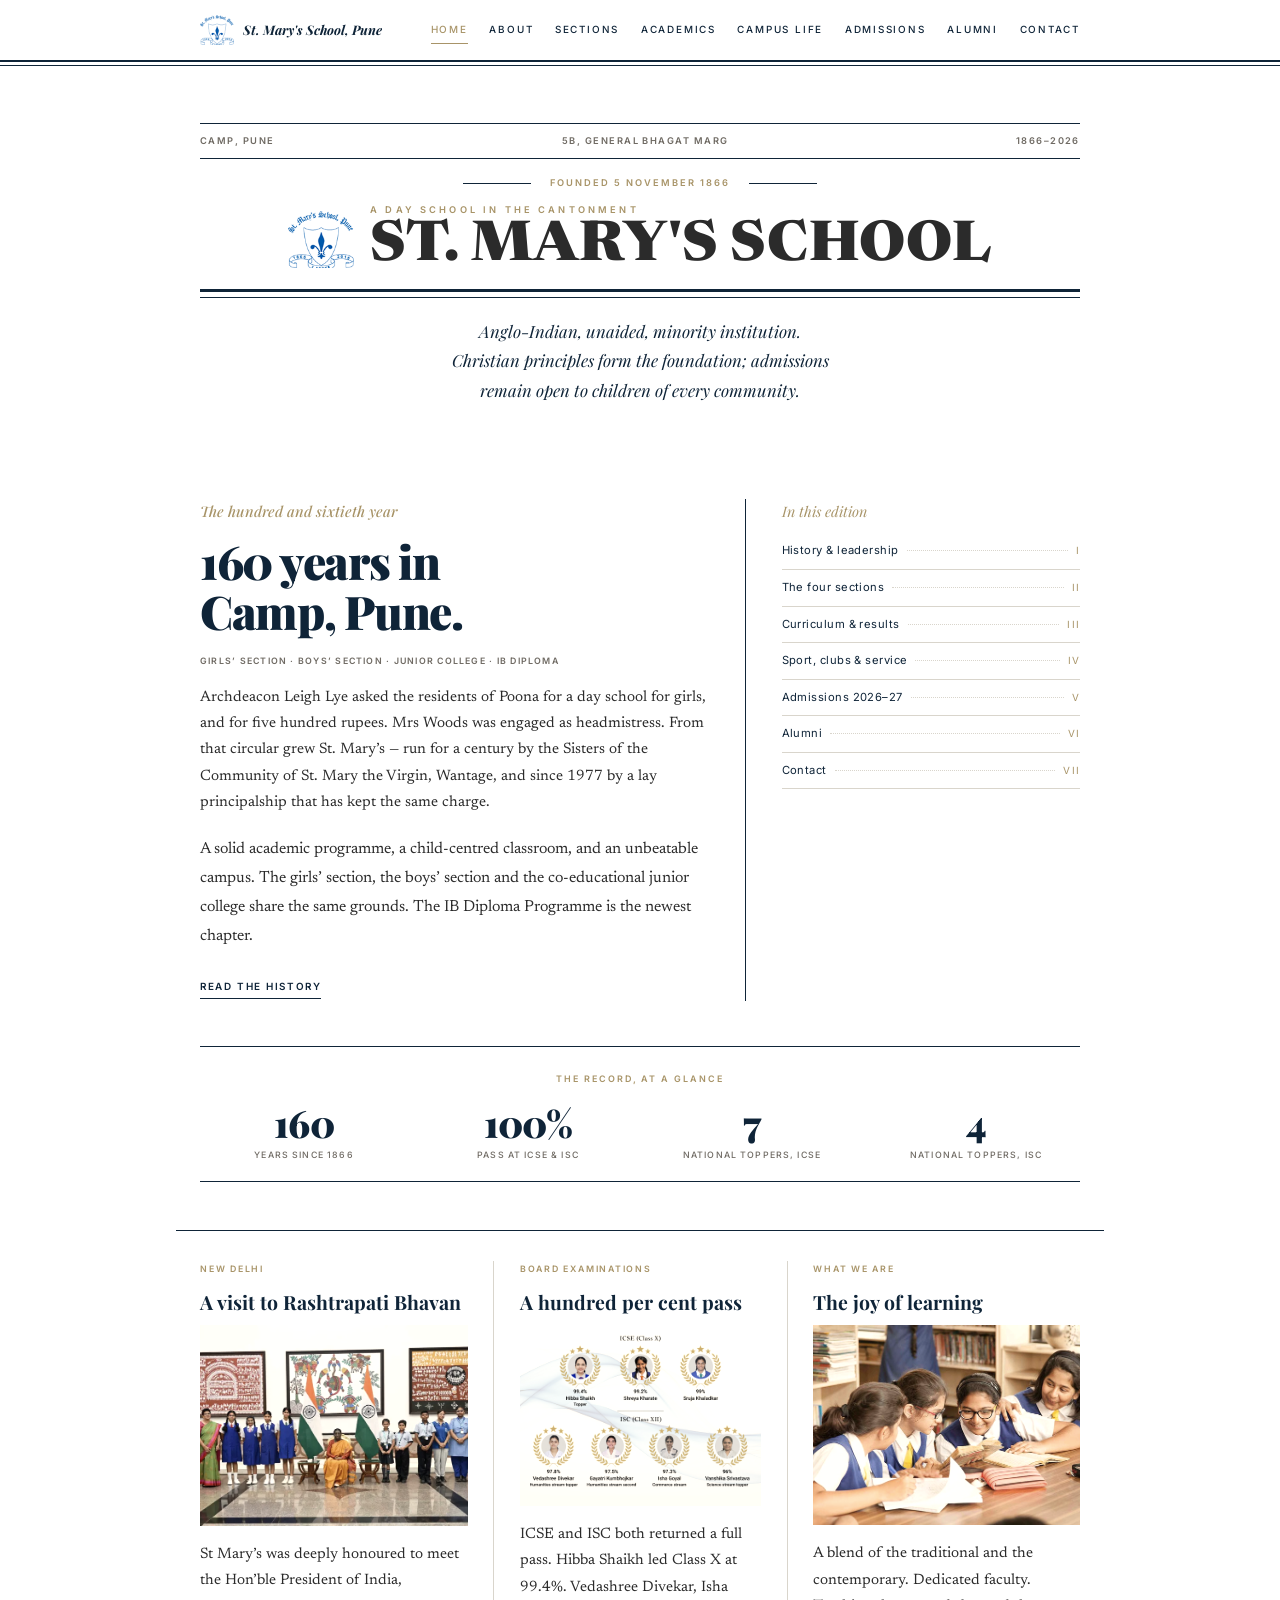
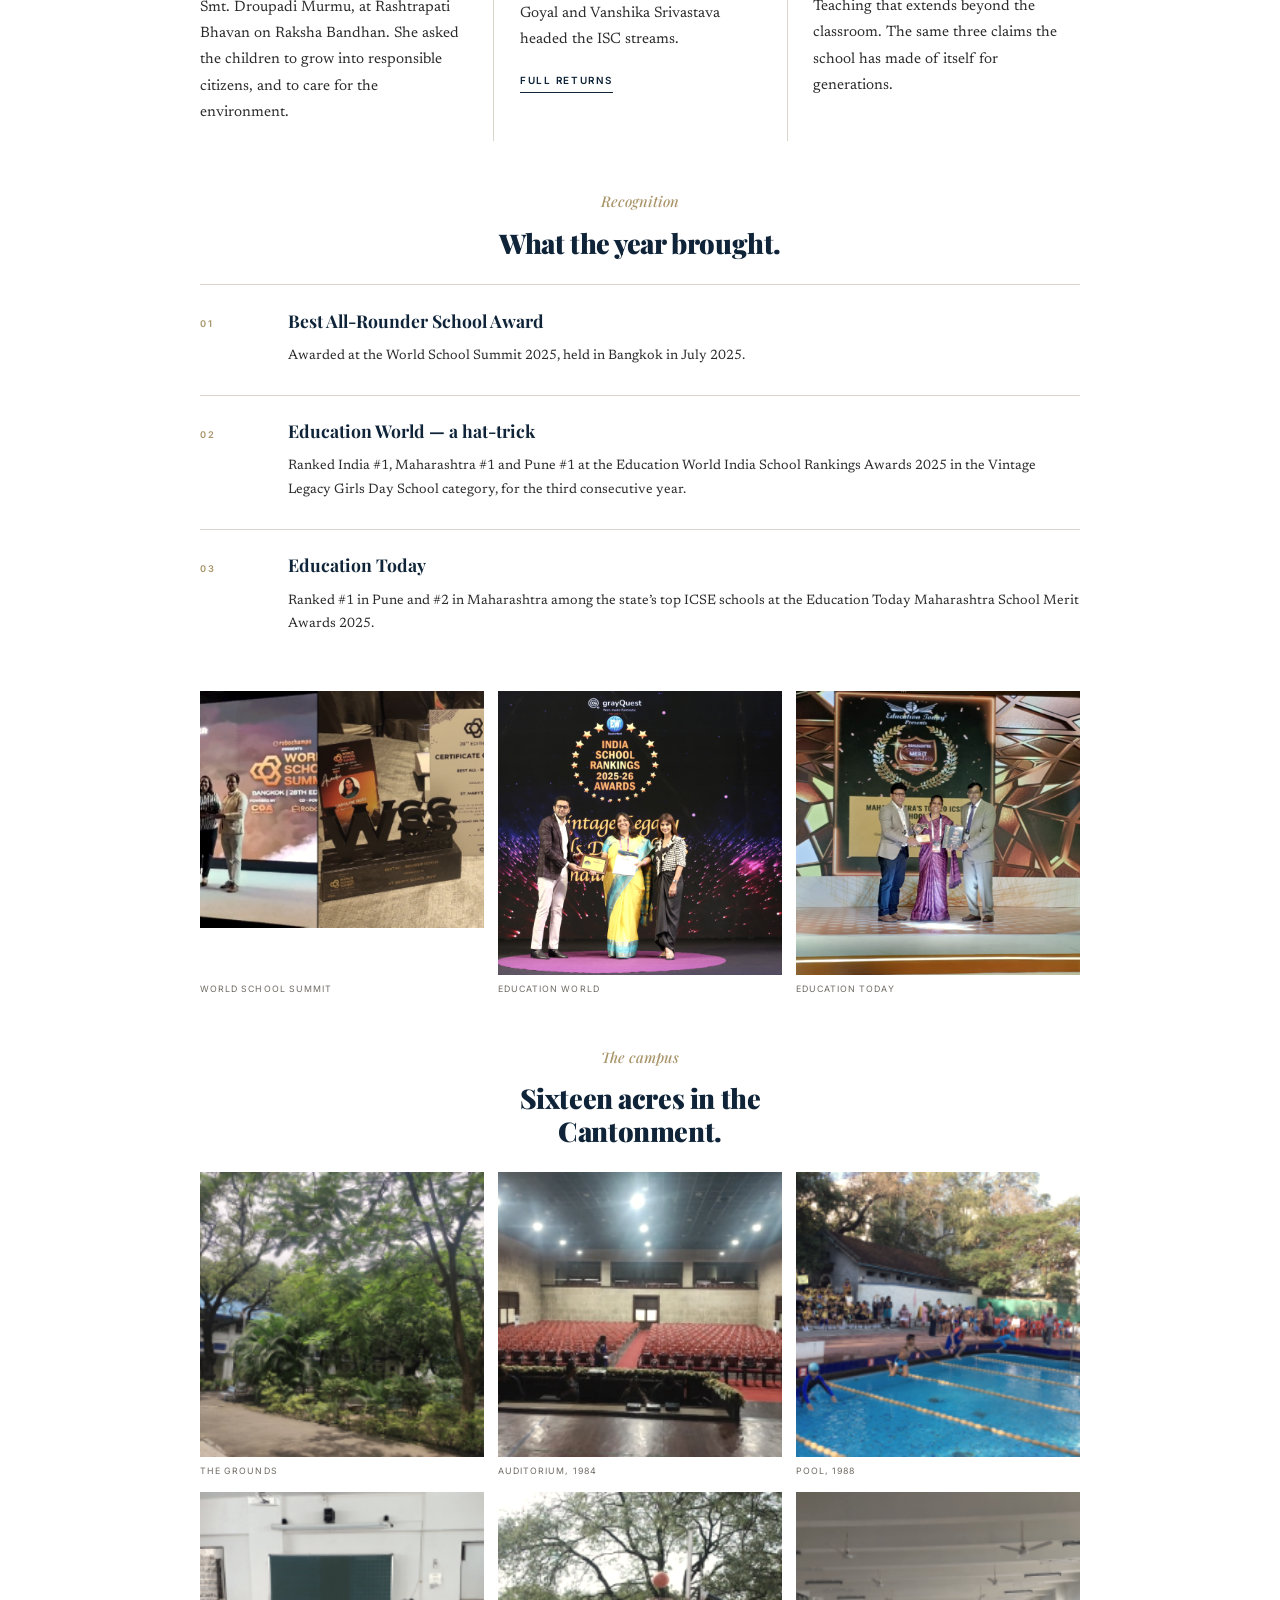
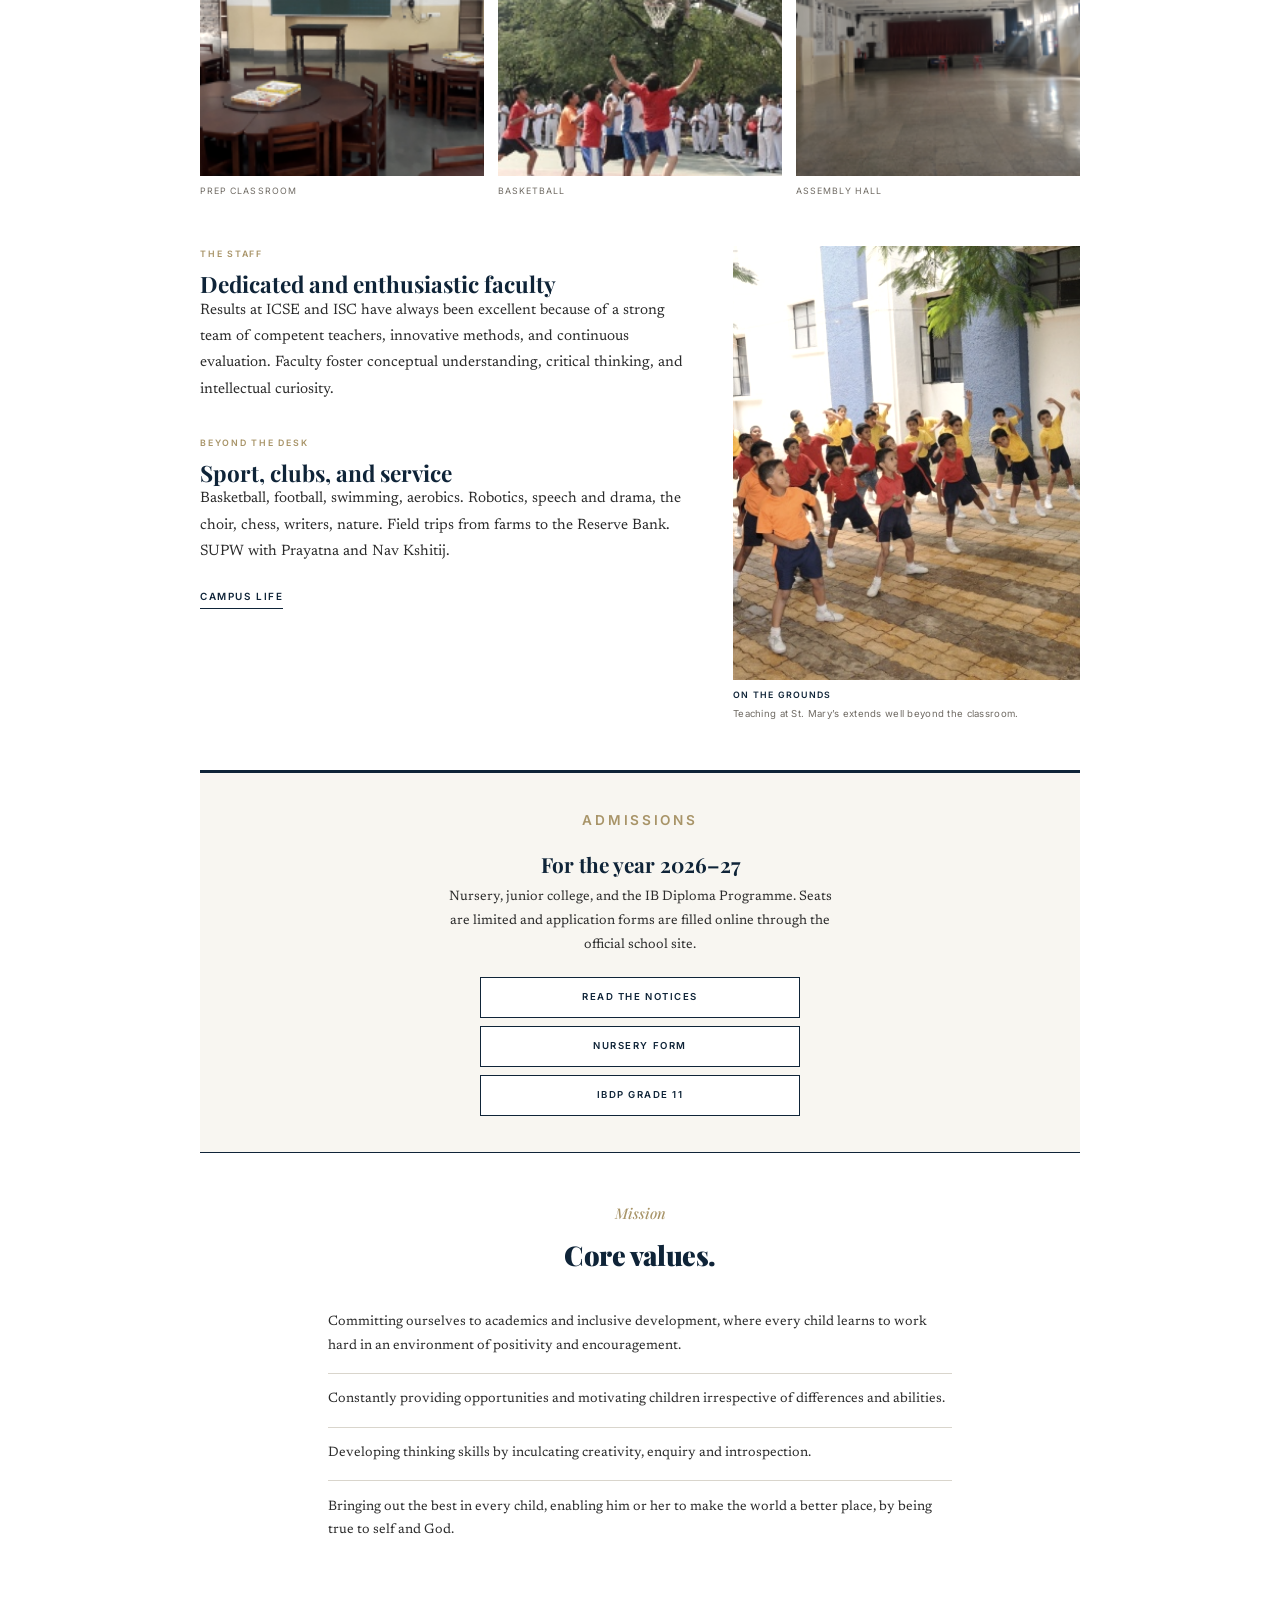
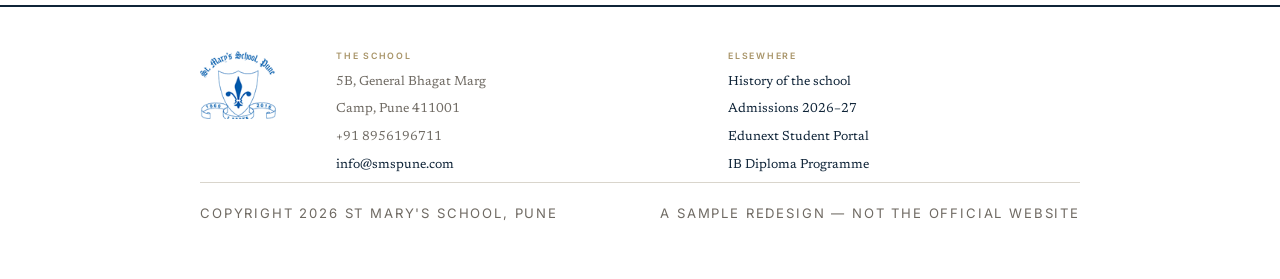
<file: index.html>
<!DOCTYPE html>
<html lang="en">
<head>
<meta charset="utf-8">
<meta name="viewport" content="width=device-width, initial-scale=1, viewport-fit=cover">
<title>St. Mary's School, Pune — 160 years</title>
<meta name="description" content="St. Mary's School, Pune. Founded 1866. An Anglo-Indian unaided minority day school in Camp, Pune, marking 160 years.">
<link rel="icon" href="images/crest.png">
<link rel="preconnect" href="https://fonts.googleapis.com">
<link rel="preconnect" href="https://fonts.gstatic.com" crossorigin>
<link href="https://fonts.googleapis.com/css2?family=Inter:wght@400;500;600;700&family=Newsreader:ital,opsz,wght@0,6..72,400;0,6..72,500;0,6..72,600;0,6..72,700;1,6..72,400;1,6..72,600&family=Playfair+Display:ital,wght@0,500;0,700;0,900;1,400;1,500;1,700&display=swap" rel="stylesheet">
<link rel="stylesheet" href="css/gazette.css?v=4">
</head>
<body>
<a class="skip-link" href="#main">Skip to content</a>

<nav class="topbar" data-nav aria-label="Primary">
  <div class="topbar__inner">
    <a class="topbar__home" href="index.html">
      <img class="topbar__emblem" src="images/crest.png" alt="" width="102" height="90">
      <span class="topbar__mark">St. Mary's School, Pune</span>
    </a>
    <button class="nav-toggle" type="button" data-nav-toggle aria-expanded="false" aria-label="Open menu">
      <span></span><span></span><span></span>
    </button>
    <ul class="menu">
      <li><a href="index.html" aria-current="page">Home</a></li>
      <li><a href="about.html">About</a></li>
      <li><a href="sections.html">Sections</a></li>
      <li><a href="academics.html">Academics</a></li>
      <li><a href="life.html">Campus Life</a></li>
      <li><a href="admissions.html">Admissions</a></li>
      <li><a href="alumni.html">Alumni</a></li>
      <li><a href="contact.html">Contact</a></li>
    </ul>
  </div>
</nav>

<main id="main">
  <header class="masthead wrap wrap--wide">
    <p class="folio"><span>Camp, Pune</span><span class="folio__dot"> &middot; </span><span>5B, General Bhagat Marg</span><span class="folio__dot"> &middot; </span><span>1866&ndash;2026</span></p>
    <p class="record">Founded 5 November 1866</p>
    <div class="masthead__brand">
      <img class="masthead__emblem" src="images/crest.png" alt="" width="102" height="90">
      <p class="masthead__name"><span class="masthead__est">A day school in the Cantonment</span><span>St. Mary's School</span></p>
    </div>
    <span class="rules"></span>
    <p class="masthead__deck">Anglo-Indian, unaided, minority institution. Christian principles form the foundation; admissions remain open to children of every community.</p>
  </header>

  <section class="front wrap wrap--wide">
    <div class="lead">
      <p class="kicker">The hundred and sixtieth year</p>
      <h1 class="lead__headline">160 years in Camp, Pune.</h1>
      <p class="byline">Girls&rsquo; Section &middot; Boys&rsquo; Section &middot; Junior College &middot; IB Diploma</p>
      <p>Archdeacon Leigh&nbsp;Lye asked the residents of Poona for a day school for girls, and for five hundred rupees. Mrs Woods was engaged as headmistress. From that circular grew St.&nbsp;Mary&rsquo;s &mdash; run for a century by the Sisters of the Community of St.&nbsp;Mary the Virgin, Wantage, and since 1977 by a lay principalship that has kept the same charge.</p>
      <p class="dek">A solid academic programme, a child-centred classroom, and an unbeatable campus. The girls&rsquo; section, the boys&rsquo; section and the co-educational junior college share the same grounds. The IB Diploma Programme is the newest chapter.</p>
      <a class="more" href="about.html">Read the history</a>
    </div>

    <aside class="index">
      <p class="index__label">In this edition</p>
      <ul class="index__list">
        <li><a href="about.html">History &amp; leadership</a><span class="index__dots"></span><span class="index__folio">I</span></li>
        <li><a href="sections.html">The four sections</a><span class="index__dots"></span><span class="index__folio">II</span></li>
        <li><a href="academics.html">Curriculum &amp; results</a><span class="index__dots"></span><span class="index__folio">III</span></li>
        <li><a href="life.html">Sport, clubs &amp; service</a><span class="index__dots"></span><span class="index__folio">IV</span></li>
        <li><a href="admissions.html">Admissions 2026&ndash;27</a><span class="index__dots"></span><span class="index__folio">V</span></li>
        <li><a href="alumni.html">Alumni</a><span class="index__dots"></span><span class="index__folio">VI</span></li>
        <li><a href="contact.html">Contact</a><span class="index__dots"></span><span class="index__folio">VII</span></li>
      </ul>
    </aside>
  </section>

  <div class="wrap wrap--wide">
    <div class="ledger">
      <p class="ledger__label">The record, at a glance</p>
      <div class="ledger__grid">
        <div class="stat"><b>160</b><span>Years since 1866</span></div>
        <div class="stat"><b>100%</b><span>Pass at ICSE &amp; ISC</span></div>
        <div class="stat"><b>7</b><span>National toppers, ICSE</span></div>
        <div class="stat"><b>4</b><span>National toppers, ISC</span></div>
      </div>
    </div>
  </div>

  <section class="columns wrap wrap--wide">
    <article class="column">
      <p class="column__eyebrow">New Delhi</p>
      <h2>A visit to Rashtrapati Bhavan</h2>
      <figure class="plate">
        <img src="images/president-visit.webp" alt="St. Mary's students with the President of India">
      </figure>
      <p>St&nbsp;Mary&rsquo;s was deeply honoured to meet the Hon&rsquo;ble President of India, Smt.&nbsp;Droupadi Murmu, at Rashtrapati Bhavan on Raksha Bandhan. She asked the children to grow into responsible citizens, and to care for the environment.</p>
    </article>
    <article class="column">
      <p class="column__eyebrow">Board examinations</p>
      <h2>A hundred per cent pass</h2>
      <figure class="plate">
        <img src="images/icse-isc-2026.png" alt="ICSE and ISC results">
      </figure>
      <p>ICSE and ISC both returned a full pass. Hibba Shaikh led Class&nbsp;X at 99.4%. Vedashree Divekar, Isha Goyal and Vanshika Srivastava headed the ISC streams.</p>
      <a class="more" href="academics.html">Full returns</a>
    </article>
    <article class="column">
      <p class="column__eyebrow">What we are</p>
      <h2>The joy of learning</h2>
      <figure class="plate">
        <img src="images/incredible-learning.jpg" alt="Students at St. Mary's">
      </figure>
      <p>A blend of the traditional and the contemporary. Dedicated faculty. Teaching that extends beyond the classroom. The same three claims the school has made of itself for generations.</p>
    </article>
  </section>

  <section class="section wrap wrap--wide">
    <div class="section__head">
      <p class="kicker">Recognition</p>
      <h2>What the year brought.</h2>
    </div>
    <ol class="record-list">
      <li>
        <h3>Best All-Rounder School Award</h3>
        <p>Awarded at the World School Summit 2025, held in Bangkok in July 2025.</p>
      </li>
      <li>
        <h3>Education World &mdash; a hat-trick</h3>
        <p>Ranked India&nbsp;#1, Maharashtra&nbsp;#1 and Pune&nbsp;#1 at the Education World India School Rankings Awards 2025 in the Vintage Legacy Girls Day School category, for the third consecutive year.</p>
      </li>
      <li>
        <h3>Education Today</h3>
        <p>Ranked&nbsp;#1 in Pune and&nbsp;#2 in Maharashtra among the state&rsquo;s top ICSE schools at the Education Today Maharashtra School Merit Awards 2025.</p>
      </li>
    </ol>
    <div class="gallery" style="margin-top:1.75rem">
      <figure><img src="images/best-all-rounder.webp" alt="Best All-Rounder School Award"><figcaption>World School Summit</figcaption></figure>
      <figure><img src="images/ew-award-2025.png" alt="Education World award 2025"><figcaption>Education World</figcaption></figure>
      <figure><img src="images/education-today.png" alt="Education Today award"><figcaption>Education Today</figcaption></figure>
    </div>
  </section>

  <section class="section wrap wrap--wide">
    <div class="section__head">
      <p class="kicker">The campus</p>
      <h2>Sixteen acres in the Cantonment.</h2>
    </div>
    <div class="gallery">
      <figure><img src="images/campus/green-campus.png" alt="Green campus"><figcaption>The grounds</figcaption></figure>
      <figure><img src="images/campus/auditorium.png" alt="Auditorium"><figcaption>Auditorium, 1984</figcaption></figure>
      <figure><img src="images/campus/swimming-pool.png" alt="Swimming pool"><figcaption>Pool, 1988</figcaption></figure>
      <figure><img src="images/campus/prep-classroom.png" alt="Prep classroom"><figcaption>Prep classroom</figcaption></figure>
      <figure><img src="images/campus/basketball-court.png" alt="Basketball court"><figcaption>Basketball</figcaption></figure>
      <figure><img src="images/campus/assembly-hall.png" alt="Assembly hall"><figcaption>Assembly hall</figcaption></figure>
    </div>
  </section>

  <section class="section wrap wrap--wide">
    <div class="split">
      <div class="prose">
        <p class="eyebrow">The staff</p>
        <h2>Dedicated and enthusiastic faculty</h2>
        <p>Results at ICSE and ISC have always been excellent because of a strong team of competent teachers, innovative methods, and continuous evaluation. Faculty foster conceptual understanding, critical thinking, and intellectual curiosity.</p>
        <p class="eyebrow" style="margin-top:2rem">Beyond the desk</p>
        <h2>Sport, clubs, and service</h2>
        <p>Basketball, football, swimming, aerobics. Robotics, speech and drama, the choir, chess, writers, nature. Field trips from farms to the Reserve Bank. SUPW with Prayatna and Nav&nbsp;Kshitij.</p>
        <a class="more" href="life.html">Campus life</a>
      </div>
      <figure class="plate plate--tall">
        <img src="images/banner2.jpg" alt="Faculty and students at St. Mary's">
        <figcaption><b>On the grounds</b>Teaching at St.&nbsp;Mary&rsquo;s extends well beyond the classroom.</figcaption>
      </figure>
    </div>
  </section>

  <section class="wrap wrap--wide">
    <div class="notice">
      <p class="eyebrow">Admissions</p>
      <h2>For the year 2026&ndash;27</h2>
      <p>Nursery, junior college, and the IB Diploma Programme. Seats are limited and application forms are filled online through the official school site.</p>
      <div class="stack">
        <a href="admissions.html">Read the notices</a>
        <a href="https://www.smspune.com/online-admission-pre-nursery-boys&amp;girls-section.php" target="_blank" rel="noopener">Nursery form</a>
        <a href="https://ib.smspune.com/admissions.php" target="_blank" rel="noopener">IBDP Grade 11</a>
      </div>
    </div>
  </section>

  <section class="section wrap">
    <div class="section__head">
      <p class="kicker">Mission</p>
      <h2>Core values.</h2>
    </div>
    <ul class="plain-list">
      <li>Committing ourselves to academics and inclusive development, where every child learns to work hard in an environment of positivity and encouragement.</li>
      <li>Constantly providing opportunities and motivating children irrespective of differences and abilities.</li>
      <li>Developing thinking skills by inculcating creativity, enquiry and introspection.</li>
      <li>Bringing out the best in every child, enabling him or her to make the world a better place, by being true to self and God.</li>
    </ul>
  </section>
</main>

  <footer class="foot">
    <div class="wrap wrap--wide">
      <div class="foot__grid">
        <img class="foot__emblem" src="images/crest.png" alt="St. Mary's School, Pune" width="102" height="90">
        <div class="foot__block">
          <h4>The school</h4>
          <p>5B, General Bhagat Marg</p>
          <p>Camp, Pune 411001</p>
          <p>+91 8956196711</p>
          <p><a href="mailto:info@smspune.com">info@smspune.com</a></p>
        </div>
        <div class="foot__block">
          <h4>Elsewhere</h4>
        <p><a href="about.html">History of the school</a></p>
        <p><a href="admissions.html">Admissions 2026–27</a></p>
        <p><a href="https://stmarypune.edunext1.com/Index" target="_blank" rel="noopener">Edunext Student Portal</a></p>
        <p><a href="https://ib.smspune.com/" target="_blank" rel="noopener">IB Diploma Programme</a></p>
        </div>
      </div>
      <p class="colophon">
        <span>Copyright 2026 St Mary's School, Pune</span>
        <span>A sample redesign &mdash; not the official website</span>
      </p>
    </div>
  </footer>

<script src="js/gazette.js?v=4"></script>
</body>
</html>
</file>
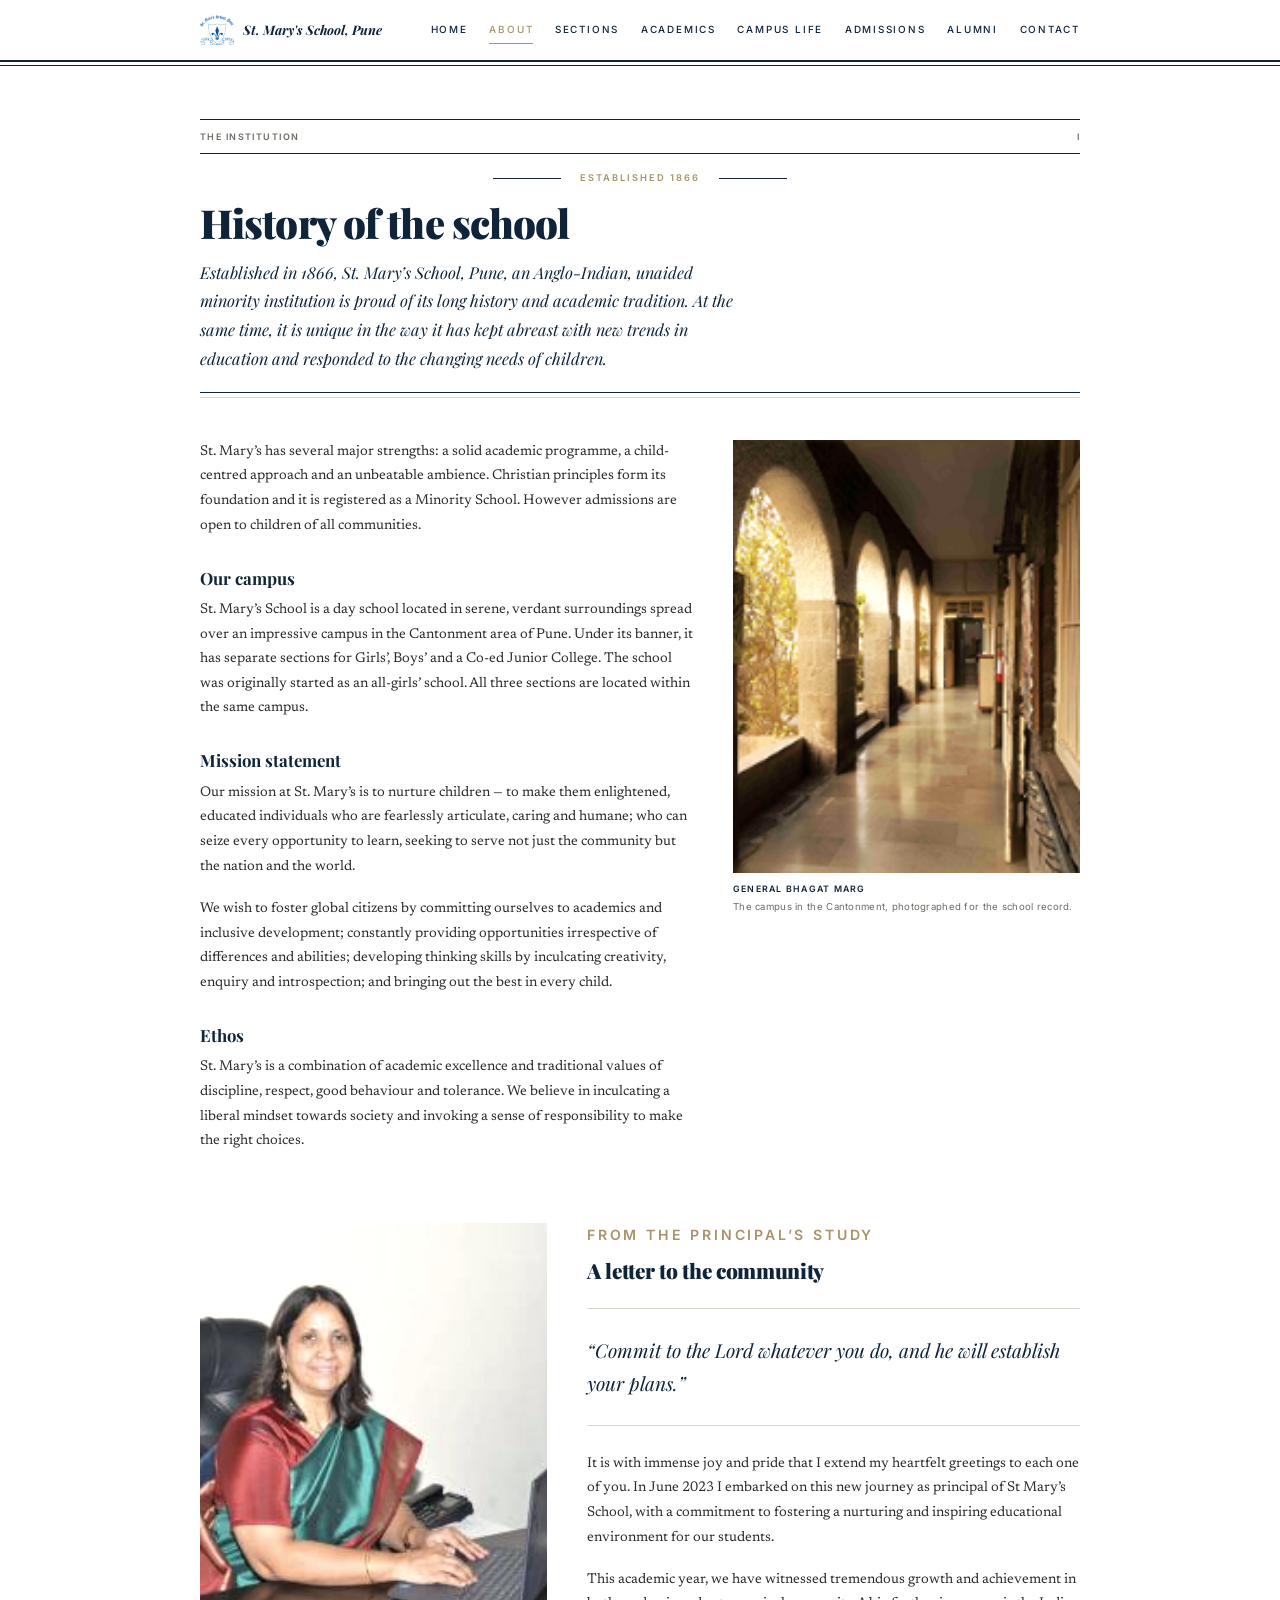
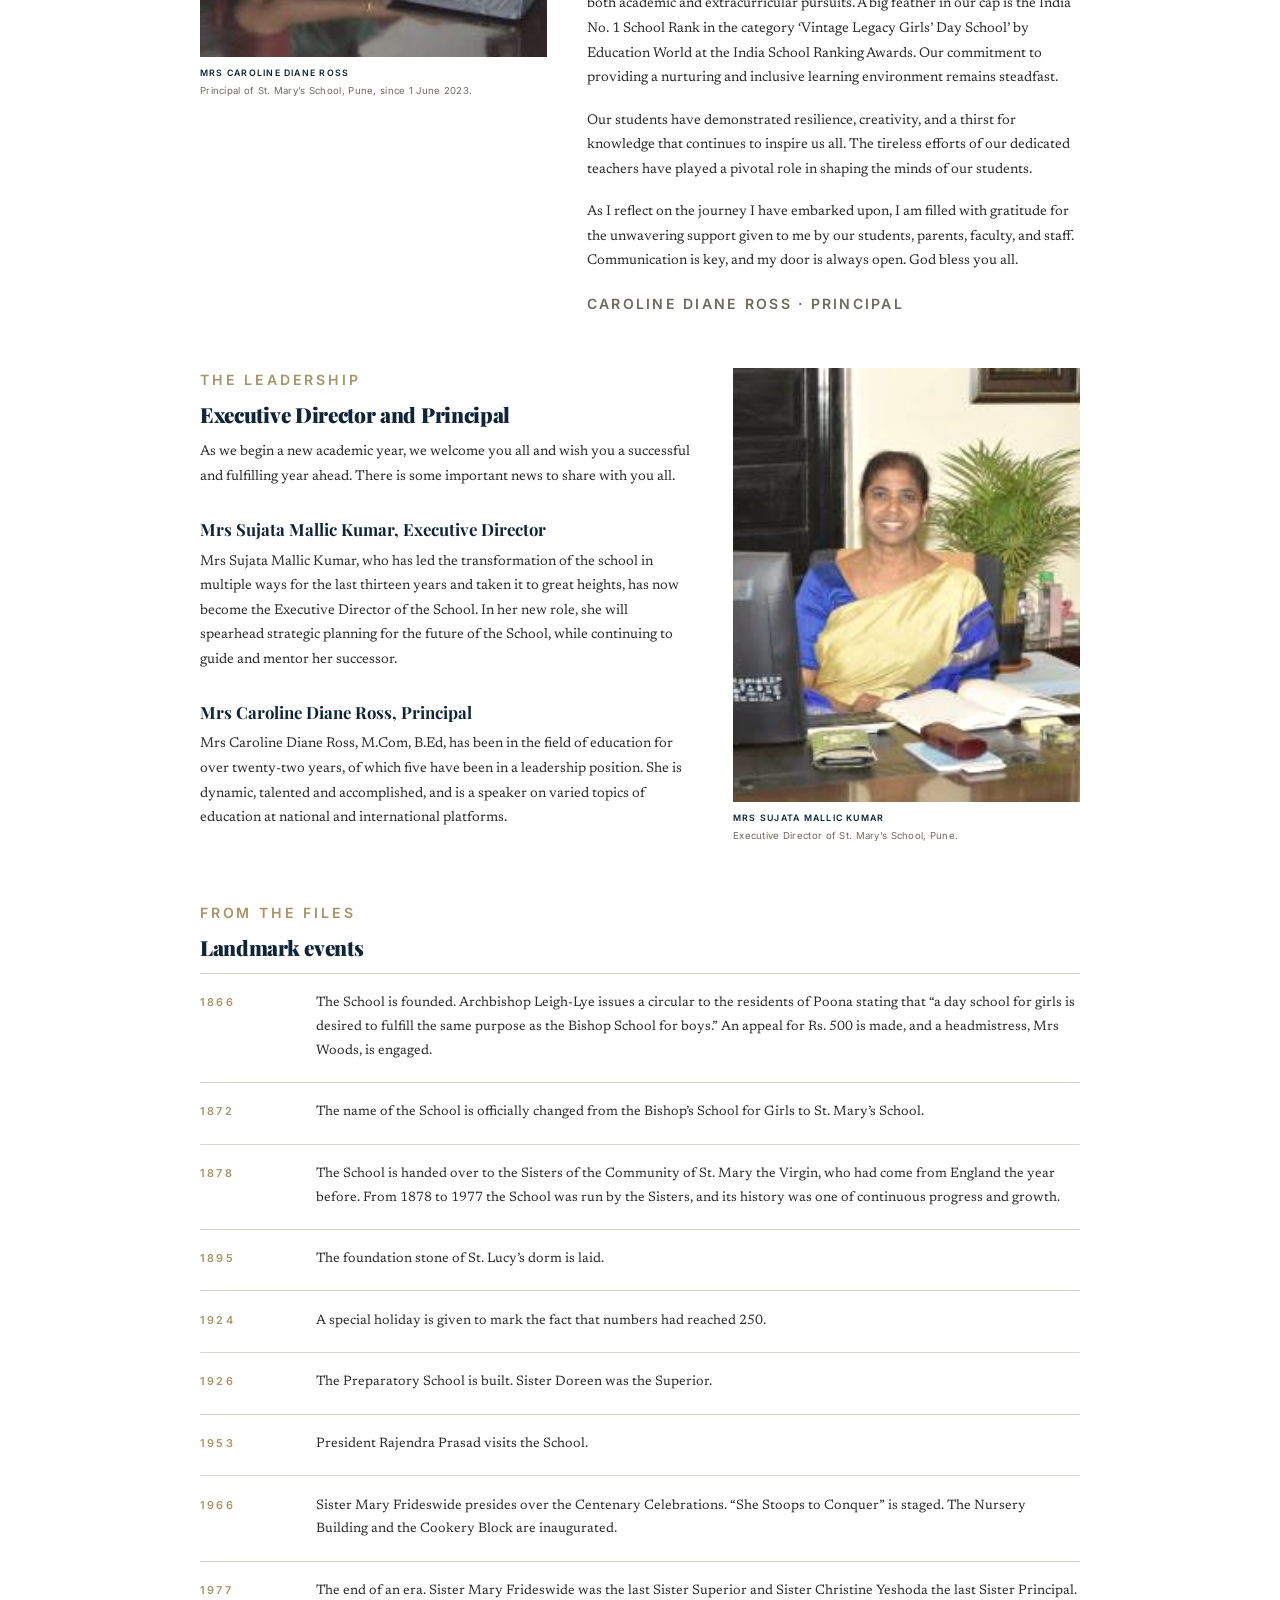
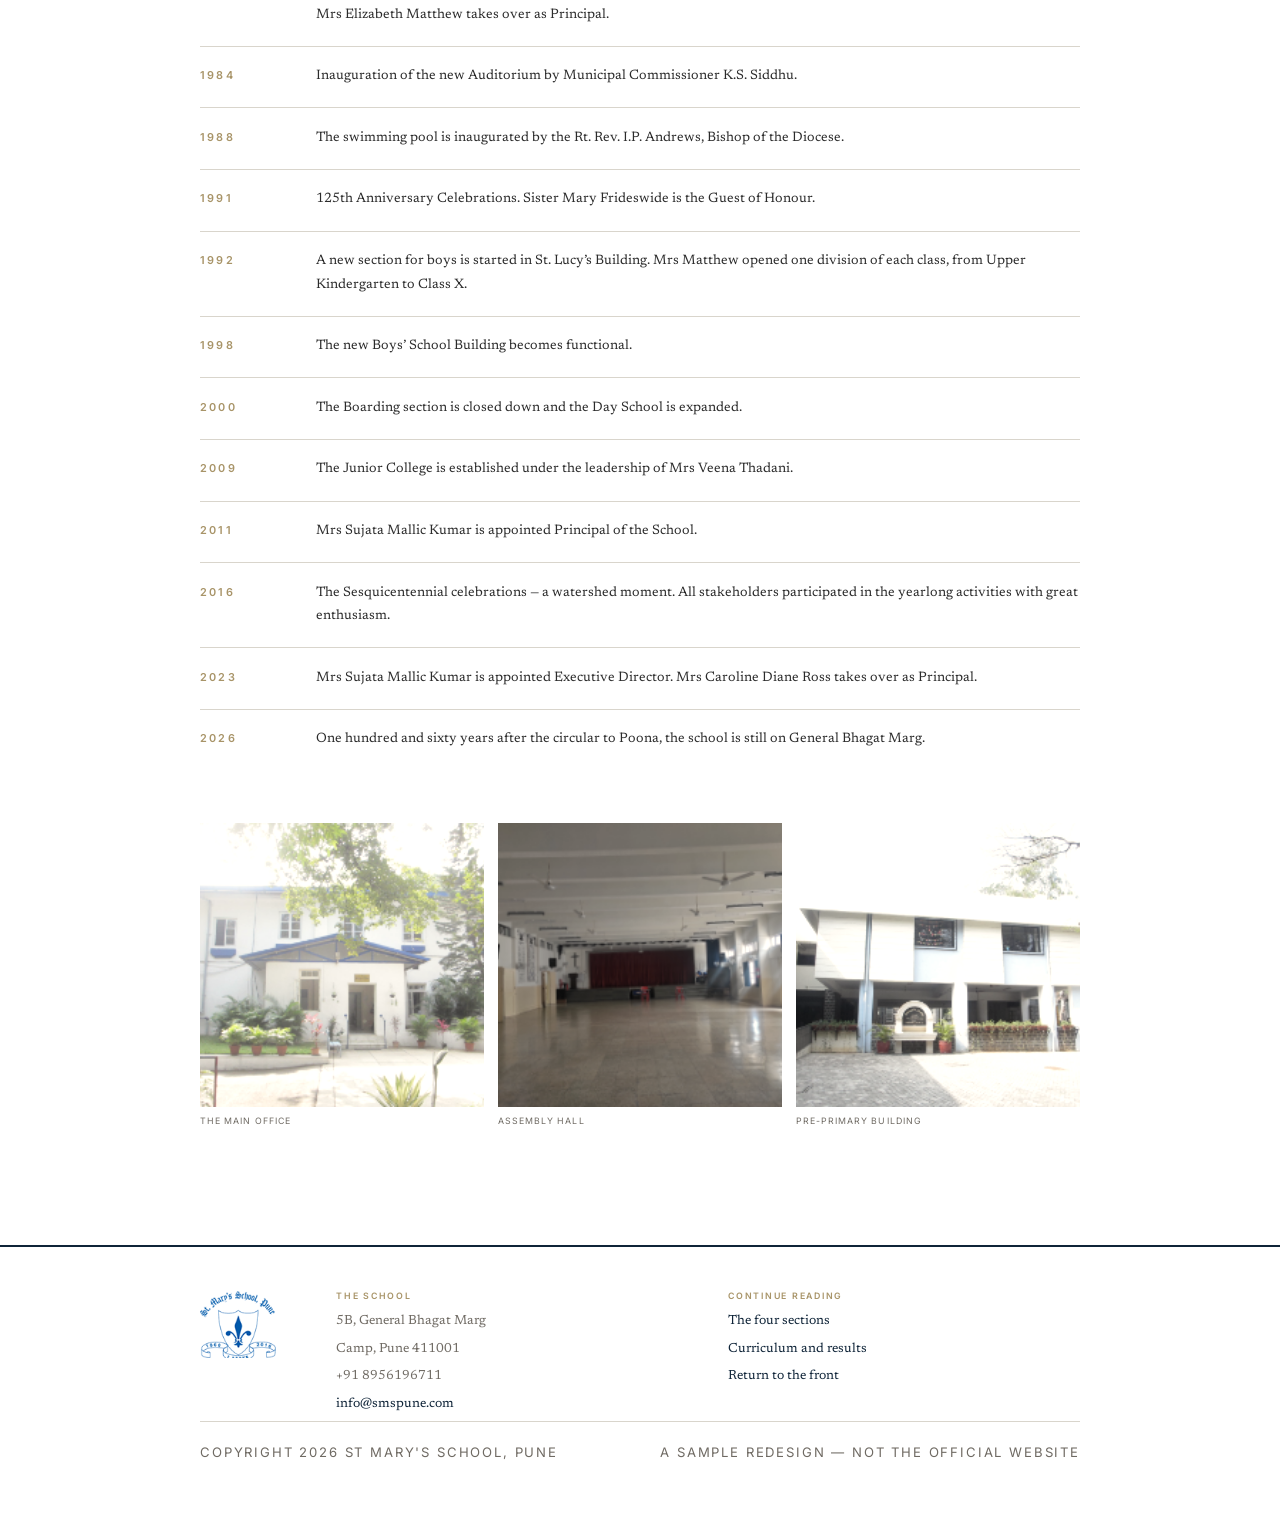
<file: about.html>
<!DOCTYPE html>
<html lang="en">
<head>
<meta charset="utf-8">
<meta name="viewport" content="width=device-width, initial-scale=1, viewport-fit=cover">
<title>History — St. Mary's School, Pune</title>
<meta name="description" content="The history, mission and leadership of St. Mary's School, Pune, founded 1866.">
<link rel="icon" href="images/crest.png">
<link rel="preconnect" href="https://fonts.googleapis.com">
<link rel="preconnect" href="https://fonts.gstatic.com" crossorigin>
<link href="https://fonts.googleapis.com/css2?family=Inter:wght@400;500;600;700&family=Newsreader:ital,opsz,wght@0,6..72,400;0,6..72,500;0,6..72,600;0,6..72,700;1,6..72,400;1,6..72,600&family=Playfair+Display:ital,wght@0,500;0,700;0,900;1,400;1,500;1,700&display=swap" rel="stylesheet">
<link rel="stylesheet" href="css/gazette.css?v=4">
</head>
<body>
<a class="skip-link" href="#main">Skip to content</a>

<nav class="topbar" data-nav aria-label="Primary">
  <div class="topbar__inner">
    <a class="topbar__home" href="index.html">
      <img class="topbar__emblem" src="images/crest.png" alt="" width="102" height="90">
      <span class="topbar__mark">St. Mary's School, Pune</span>
    </a>
    <button class="nav-toggle" type="button" data-nav-toggle aria-expanded="false" aria-label="Open menu">
      <span></span><span></span><span></span>
    </button>
    <ul class="menu">
      <li><a href="index.html">Home</a></li>
      <li><a href="about.html" aria-current="page">About</a></li>
      <li><a href="sections.html">Sections</a></li>
      <li><a href="academics.html">Academics</a></li>
      <li><a href="life.html">Campus Life</a></li>
      <li><a href="admissions.html">Admissions</a></li>
      <li><a href="alumni.html">Alumni</a></li>
      <li><a href="contact.html">Contact</a></li>
    </ul>
  </div>
</nav>

<main id="main">
  <header class="page-head wrap wrap--wide">
    <p class="page-folio"><span>The institution</span><span>I</span></p>
    <p class="record">Established 1866</p>
    <h1 class="page-title">History of the school</h1>
    <p class="page-deck">Established in 1866, St.&nbsp;Mary&rsquo;s School, Pune, an Anglo-Indian, unaided minority institution is proud of its long history and academic tradition. At the same time, it is unique in the way it has kept abreast with new trends in education and responded to the changing needs of children.</p>
    <span class="rules--light"></span>
  </header>

  <article class="article wrap wrap--wide">
    <section class="split">
      <div class="prose">
        <p>St.&nbsp;Mary&rsquo;s has several major strengths: a solid academic programme, a child-centred approach and an unbeatable ambience. Christian principles form its foundation and it is registered as a Minority School. However admissions are open to children of all communities.</p>
        <h3>Our campus</h3>
        <p>St.&nbsp;Mary&rsquo;s School is a day school located in serene, verdant surroundings spread over an impressive campus in the Cantonment area of Pune. Under its banner, it has separate sections for Girls&rsquo;, Boys&rsquo; and a Co-ed Junior College. The school was originally started as an all-girls&rsquo; school. All three sections are located within the same campus.</p>
        <h3>Mission statement</h3>
        <p>Our mission at St.&nbsp;Mary&rsquo;s is to nurture children &mdash; to make them enlightened, educated individuals who are fearlessly articulate, caring and humane; who can seize every opportunity to learn, seeking to serve not just the community but the nation and the world.</p>
        <p>We wish to foster global citizens by committing ourselves to academics and inclusive development; constantly providing opportunities irrespective of differences and abilities; developing thinking skills by inculcating creativity, enquiry and introspection; and bringing out the best in every child.</p>
        <h3>Ethos</h3>
        <p>St.&nbsp;Mary&rsquo;s is a combination of academic excellence and traditional values of discipline, respect, good behaviour and tolerance. We believe in inculcating a liberal mindset towards society and invoking a sense of responsibility to make the right choices.</p>
      </div>
      <figure class="plate plate--tall">
        <img src="images/campus/campus-banner.png" alt="St. Mary's School campus">
        <figcaption><b>General Bhagat Marg</b>The campus in the Cantonment, photographed for the school record.</figcaption>
      </figure>
    </section>

    <section class="split split--flip">
      <figure class="plate plate--tall">
        <img src="images/news/principal.jpg" alt="Mrs Caroline Diane Ross, Principal">
        <figcaption><b>Mrs Caroline Diane Ross</b>Principal of St.&nbsp;Mary&rsquo;s School, Pune, since 1 June 2023.</figcaption>
      </figure>
      <div class="prose">
        <p class="eyebrow">From the Principal&rsquo;s study</p>
        <h2>A letter to the community</h2>
        <div class="pull">
          <p>&ldquo;Commit to the Lord whatever you do, and he will establish your plans.&rdquo;</p>
        </div>
        <p>It is with immense joy and pride that I extend my heartfelt greetings to each one of you. In June 2023 I embarked on this new journey as principal of St&nbsp;Mary&rsquo;s School, with a commitment to fostering a nurturing and inspiring educational environment for our students.</p>
        <p>This academic year, we have witnessed tremendous growth and achievement in both academic and extracurricular pursuits. A big feather in our cap is the India No.&nbsp;1 School Rank in the category &lsquo;Vintage Legacy Girls&rsquo; Day School&rsquo; by Education World at the India School Ranking Awards. Our commitment to providing a nurturing and inclusive learning environment remains steadfast.</p>
        <p>Our students have demonstrated resilience, creativity, and a thirst for knowledge that continues to inspire us all. The tireless efforts of our dedicated teachers have played a pivotal role in shaping the minds of our students.</p>
        <p>As I reflect on the journey I have embarked upon, I am filled with gratitude for the unwavering support given to me by our students, parents, faculty, and staff. Communication is key, and my door is always open. God bless you all.</p>
        <p class="sign">Caroline Diane Ross &middot; Principal</p>
      </div>
    </section>

    <section class="split">
      <div class="prose">
        <p class="eyebrow">The leadership</p>
        <h2>Executive Director and Principal</h2>
        <p>As we begin a new academic year, we welcome you all and wish you a successful and fulfilling year ahead. There is some important news to share with you all.</p>
        <h3>Mrs Sujata Mallic Kumar, Executive Director</h3>
        <p>Mrs Sujata Mallic Kumar, who has led the transformation of the school in multiple ways for the last thirteen years and taken it to great heights, has now become the Executive Director of the School. In her new role, she will spearhead strategic planning for the future of the School, while continuing to guide and mentor her successor.</p>
        <h3>Mrs Caroline Diane Ross, Principal</h3>
        <p>Mrs Caroline Diane Ross, M.Com, B.Ed, has been in the field of education for over twenty-two years, of which five have been in a leadership position. She is dynamic, talented and accomplished, and is a speaker on varied topics of education at national and international platforms.</p>
      </div>
      <figure class="plate plate--tall">
        <img src="images/news/executive-director.jpg" alt="Mrs Sujata Mallic Kumar, Executive Director">
        <figcaption><b>Mrs Sujata Mallic Kumar</b>Executive Director of St.&nbsp;Mary&rsquo;s School, Pune.</figcaption>
      </figure>
    </section>

    <section>
      <p class="eyebrow">From the files</p>
      <h2>Landmark events</h2>
      <ul class="timeline">
        <li><b>1866</b><p>The School is founded. Archbishop Leigh-Lye issues a circular to the residents of Poona stating that &ldquo;a day school for girls is desired to fulfill the same purpose as the Bishop School for boys.&rdquo; An appeal for Rs.&nbsp;500 is made, and a headmistress, Mrs Woods, is engaged.</p></li>
        <li><b>1872</b><p>The name of the School is officially changed from the Bishop&rsquo;s School for Girls to St.&nbsp;Mary&rsquo;s School.</p></li>
        <li><b>1878</b><p>The School is handed over to the Sisters of the Community of St.&nbsp;Mary the Virgin, who had come from England the year before. From 1878 to 1977 the School was run by the Sisters, and its history was one of continuous progress and growth.</p></li>
        <li><b>1895</b><p>The foundation stone of St.&nbsp;Lucy&rsquo;s dorm is laid.</p></li>
        <li><b>1924</b><p>A special holiday is given to mark the fact that numbers had reached 250.</p></li>
        <li><b>1926</b><p>The Preparatory School is built. Sister Doreen was the Superior.</p></li>
        <li><b>1953</b><p>President Rajendra Prasad visits the School.</p></li>
        <li><b>1966</b><p>Sister Mary Frideswide presides over the Centenary Celebrations. &ldquo;She Stoops to Conquer&rdquo; is staged. The Nursery Building and the Cookery Block are inaugurated.</p></li>
        <li><b>1977</b><p>The end of an era. Sister Mary Frideswide was the last Sister Superior and Sister Christine Yeshoda the last Sister Principal. Mrs Elizabeth Matthew takes over as Principal.</p></li>
        <li><b>1984</b><p>Inauguration of the new Auditorium by Municipal Commissioner K.S. Siddhu.</p></li>
        <li><b>1988</b><p>The swimming pool is inaugurated by the Rt. Rev. I.P. Andrews, Bishop of the Diocese.</p></li>
        <li><b>1991</b><p>125th Anniversary Celebrations. Sister Mary Frideswide is the Guest of Honour.</p></li>
        <li><b>1992</b><p>A new section for boys is started in St.&nbsp;Lucy&rsquo;s Building. Mrs Matthew opened one division of each class, from Upper Kindergarten to Class&nbsp;X.</p></li>
        <li><b>1998</b><p>The new Boys&rsquo; School Building becomes functional.</p></li>
        <li><b>2000</b><p>The Boarding section is closed down and the Day School is expanded.</p></li>
        <li><b>2009</b><p>The Junior College is established under the leadership of Mrs Veena Thadani.</p></li>
        <li><b>2011</b><p>Mrs Sujata Mallic Kumar is appointed Principal of the School.</p></li>
        <li><b>2016</b><p>The Sesquicentennial celebrations &mdash; a watershed moment. All stakeholders participated in the yearlong activities with great enthusiasm.</p></li>
        <li><b>2023</b><p>Mrs Sujata Mallic Kumar is appointed Executive Director. Mrs Caroline Diane Ross takes over as Principal.</p></li>
        <li><b>2026</b><p>One hundred and sixty years after the circular to Poona, the school is still on General Bhagat Marg.</p></li>
      </ul>
    </section>

    <section>
      <div class="gallery">
        <figure><img src="images/campus/main-office.png" alt="Main office"><figcaption>The main office</figcaption></figure>
        <figure><img src="images/campus/assembly-hall.png" alt="Assembly hall"><figcaption>Assembly hall</figcaption></figure>
        <figure><img src="images/campus/pre-primary.png" alt="Pre-primary building"><figcaption>Pre-primary building</figcaption></figure>
      </div>
    </section>
  </article>
</main>

  <footer class="foot">
    <div class="wrap wrap--wide">
      <div class="foot__grid">
        <img class="foot__emblem" src="images/crest.png" alt="St. Mary's School, Pune" width="102" height="90">
        <div class="foot__block">
          <h4>The school</h4>
          <p>5B, General Bhagat Marg</p>
          <p>Camp, Pune 411001</p>
          <p>+91 8956196711</p>
          <p><a href="mailto:info@smspune.com">info@smspune.com</a></p>
        </div>
        <div class="foot__block">
          <h4>Continue reading</h4>
        <p><a href="sections.html">The four sections</a></p>
        <p><a href="academics.html">Curriculum and results</a></p>
        <p><a href="index.html">Return to the front</a></p>
        </div>
      </div>
      <p class="colophon">
        <span>Copyright 2026 St Mary's School, Pune</span>
        <span>A sample redesign &mdash; not the official website</span>
      </p>
    </div>
  </footer>

<script src="js/gazette.js?v=4"></script>
</body>
</html>
</file>
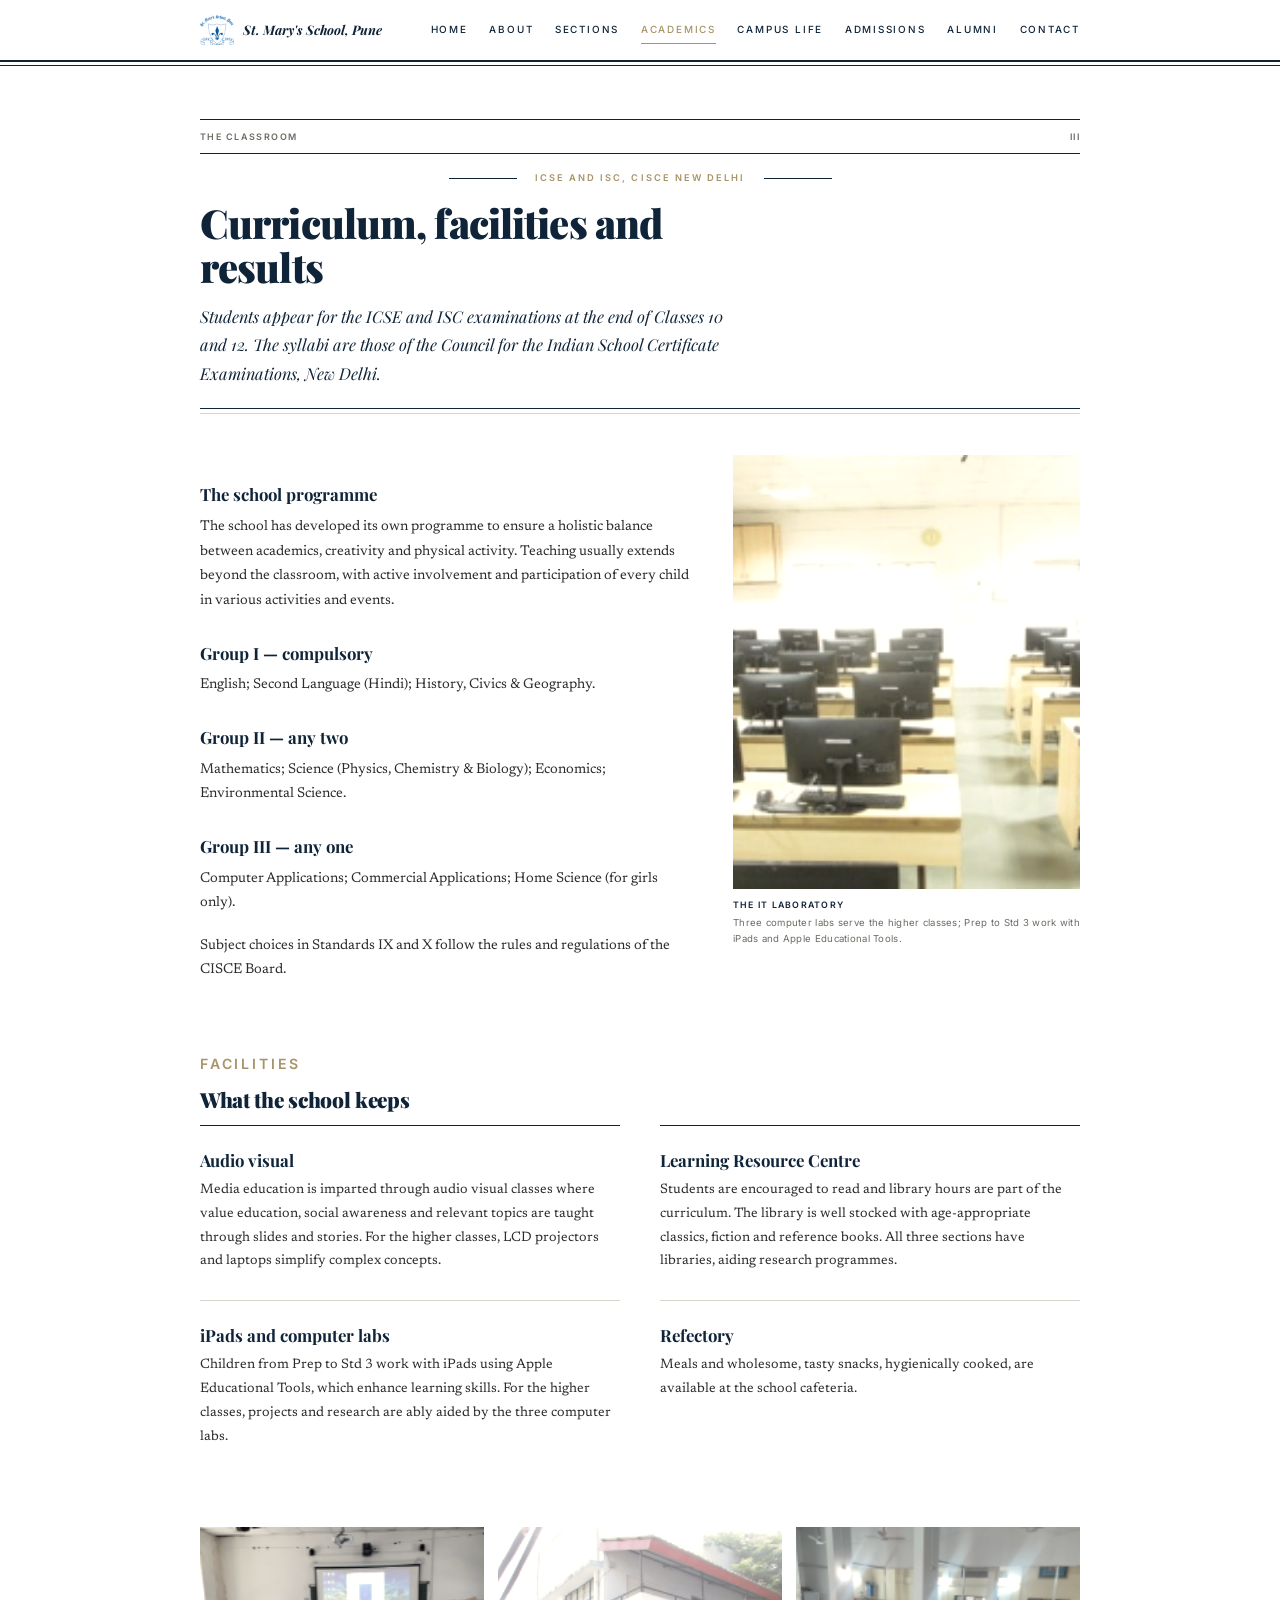
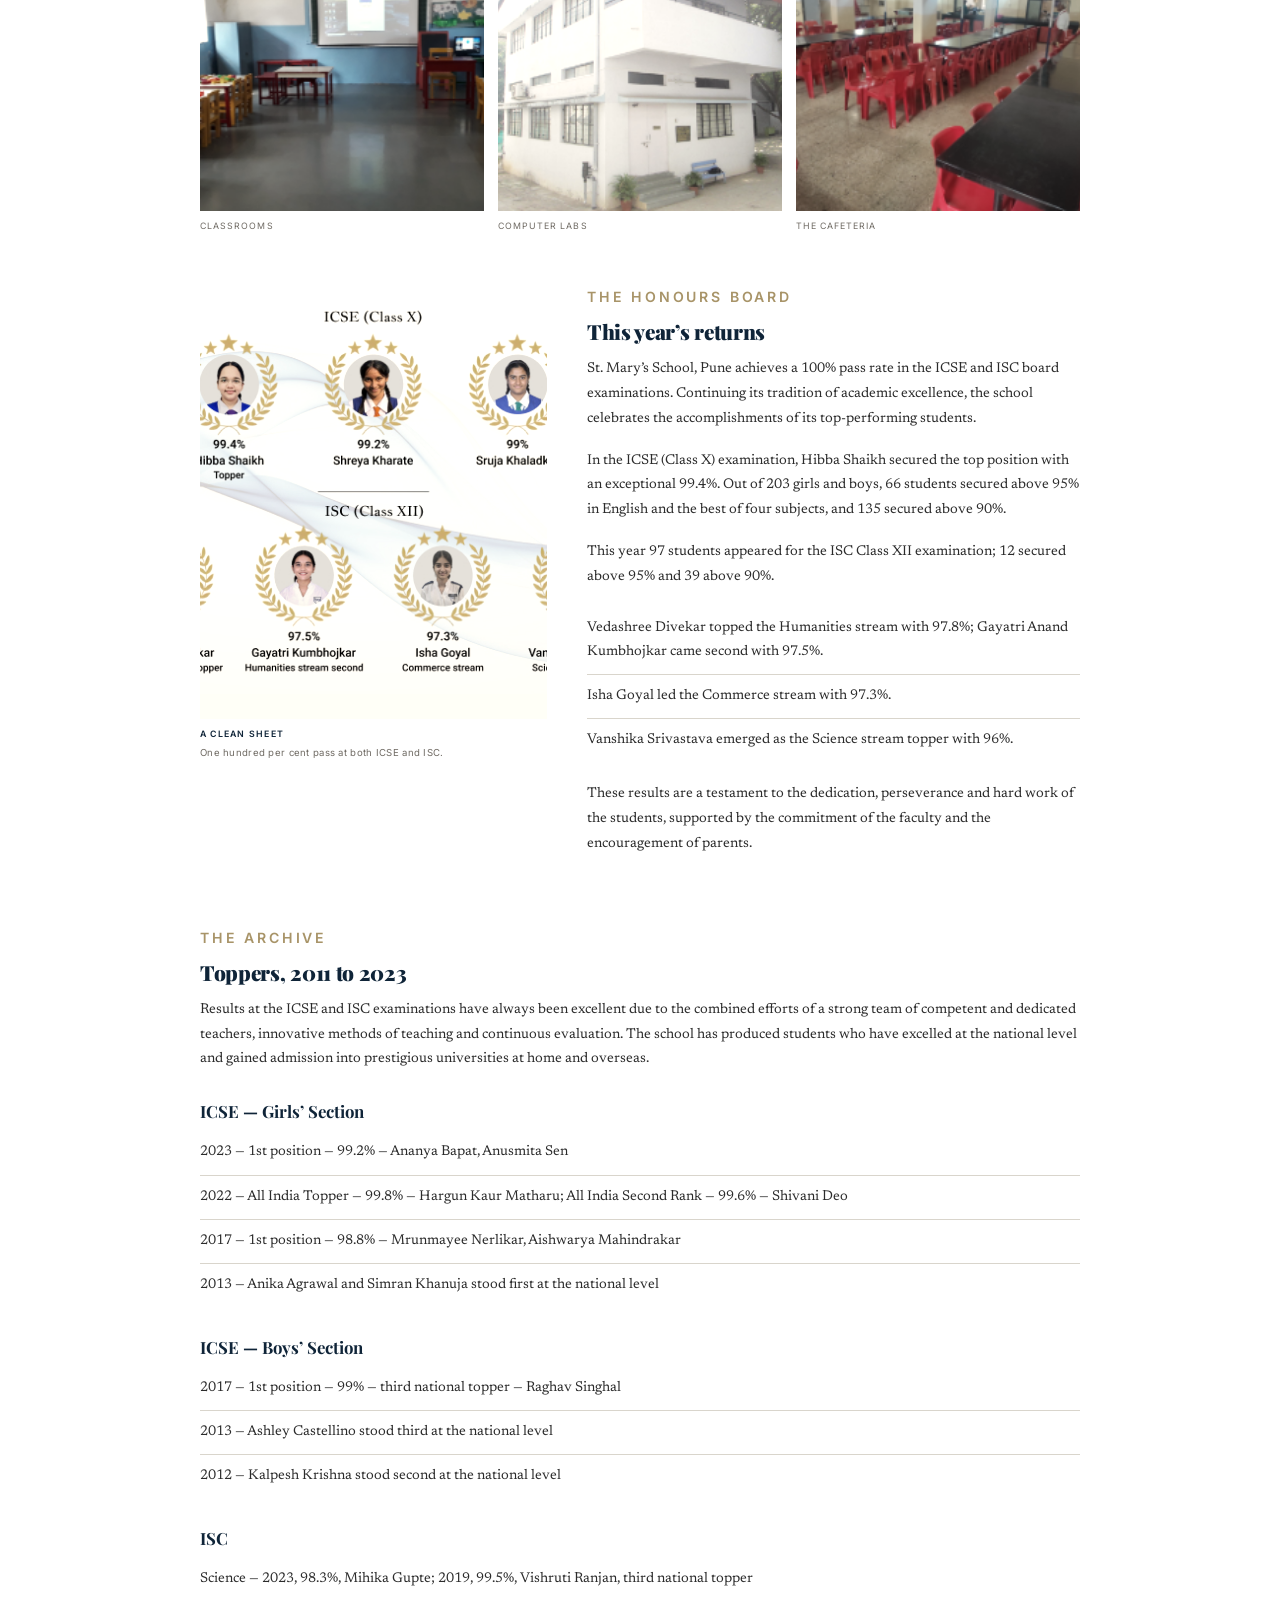
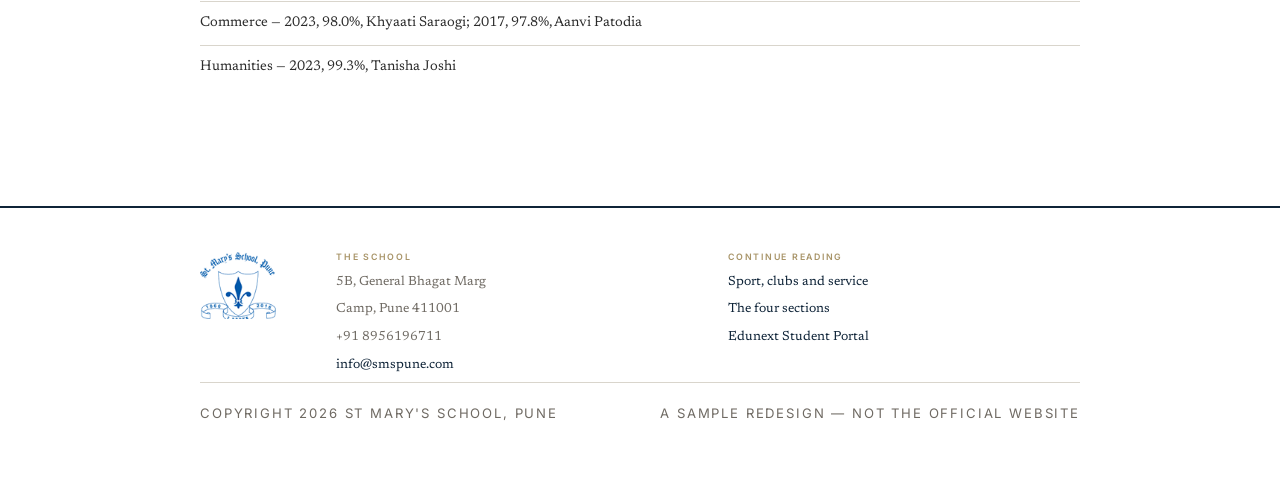
<file: academics.html>
<!DOCTYPE html>
<html lang="en">
<head>
<meta charset="utf-8">
<meta name="viewport" content="width=device-width, initial-scale=1, viewport-fit=cover">
<title>Academics — St. Mary's School, Pune</title>
<meta name="description" content="Curriculum, facilities and ICSE and ISC results at St. Mary's School, Pune.">
<link rel="icon" href="images/crest.png">
<link rel="preconnect" href="https://fonts.googleapis.com">
<link rel="preconnect" href="https://fonts.gstatic.com" crossorigin>
<link href="https://fonts.googleapis.com/css2?family=Inter:wght@400;500;600;700&family=Newsreader:ital,opsz,wght@0,6..72,400;0,6..72,500;0,6..72,600;0,6..72,700;1,6..72,400;1,6..72,600&family=Playfair+Display:ital,wght@0,500;0,700;0,900;1,400;1,500;1,700&display=swap" rel="stylesheet">
<link rel="stylesheet" href="css/gazette.css?v=4">
</head>
<body>
<a class="skip-link" href="#main">Skip to content</a>

<nav class="topbar" data-nav aria-label="Primary">
  <div class="topbar__inner">
    <a class="topbar__home" href="index.html">
      <img class="topbar__emblem" src="images/crest.png" alt="" width="102" height="90">
      <span class="topbar__mark">St. Mary's School, Pune</span>
    </a>
    <button class="nav-toggle" type="button" data-nav-toggle aria-expanded="false" aria-label="Open menu">
      <span></span><span></span><span></span>
    </button>
    <ul class="menu">
      <li><a href="index.html">Home</a></li>
      <li><a href="about.html">About</a></li>
      <li><a href="sections.html">Sections</a></li>
      <li><a href="academics.html" aria-current="page">Academics</a></li>
      <li><a href="life.html">Campus Life</a></li>
      <li><a href="admissions.html">Admissions</a></li>
      <li><a href="alumni.html">Alumni</a></li>
      <li><a href="contact.html">Contact</a></li>
    </ul>
  </div>
</nav>

<main id="main">
  <header class="page-head wrap wrap--wide">
    <p class="page-folio"><span>The classroom</span><span>III</span></p>
    <p class="record">ICSE and ISC, CISCE New Delhi</p>
    <h1 class="page-title">Curriculum, facilities and results</h1>
    <p class="page-deck">Students appear for the ICSE and ISC examinations at the end of Classes&nbsp;10 and&nbsp;12. The syllabi are those of the Council for the Indian School Certificate Examinations, New Delhi.</p>
    <span class="rules--light"></span>
  </header>

  <article class="article wrap wrap--wide">
    <section class="split">
      <div class="prose">
        <h3>The school programme</h3>
        <p>The school has developed its own programme to ensure a holistic balance between academics, creativity and physical activity. Teaching usually extends beyond the classroom, with active involvement and participation of every child in various activities and events.</p>
        <h3>Group I &mdash; compulsory</h3>
        <p>English; Second Language (Hindi); History, Civics &amp; Geography.</p>
        <h3>Group II &mdash; any two</h3>
        <p>Mathematics; Science (Physics, Chemistry &amp; Biology); Economics; Environmental Science.</p>
        <h3>Group III &mdash; any one</h3>
        <p>Computer Applications; Commercial Applications; Home Science (for girls only).</p>
        <p>Subject choices in Standards&nbsp;IX and&nbsp;X follow the rules and regulations of the CISCE Board.</p>
      </div>
      <figure class="plate plate--tall">
        <img src="images/campus/it-lab.png" alt="IT laboratory">
        <figcaption><b>The IT laboratory</b>Three computer labs serve the higher classes; Prep to Std&nbsp;3 work with iPads and Apple Educational Tools.</figcaption>
      </figure>
    </section>

    <section>
      <p class="eyebrow">Facilities</p>
      <h2>What the school keeps</h2>
      <div class="cards">
        <article class="card">
          <h3>Audio visual</h3>
          <p>Media education is imparted through audio visual classes where value education, social awareness and relevant topics are taught through slides and stories. For the higher classes, LCD projectors and laptops simplify complex concepts.</p>
        </article>
        <article class="card">
          <h3>Learning Resource Centre</h3>
          <p>Students are encouraged to read and library hours are part of the curriculum. The library is well stocked with age-appropriate classics, fiction and reference books. All three sections have libraries, aiding research programmes.</p>
        </article>
        <article class="card">
          <h3>iPads and computer labs</h3>
          <p>Children from Prep to Std&nbsp;3 work with iPads using Apple Educational Tools, which enhance learning skills. For the higher classes, projects and research are ably aided by the three computer labs.</p>
        </article>
        <article class="card">
          <h3>Refectory</h3>
          <p>Meals and wholesome, tasty snacks, hygienically cooked, are available at the school cafeteria.</p>
        </article>
      </div>
    </section>

    <section>
      <div class="gallery">
        <figure><img src="images/campus/classrooms.png" alt="Well-equipped classroom"><figcaption>Classrooms</figcaption></figure>
        <figure><img src="images/campus/it-labs.png" alt="Computer labs"><figcaption>Computer labs</figcaption></figure>
        <figure><img src="images/campus/canteen.png" alt="School canteen"><figcaption>The cafeteria</figcaption></figure>
      </div>
    </section>

    <section class="split split--flip" id="results">
      <figure class="plate plate--tall">
        <img src="images/icse-isc-2026.png" alt="ICSE and ISC results announcement">
        <figcaption><b>A clean sheet</b>One hundred per cent pass at both ICSE and ISC.</figcaption>
      </figure>
      <div class="prose">
        <p class="eyebrow">The honours board</p>
        <h2>This year&rsquo;s returns</h2>
        <p>St.&nbsp;Mary&rsquo;s School, Pune achieves a 100% pass rate in the ICSE and ISC board examinations. Continuing its tradition of academic excellence, the school celebrates the accomplishments of its top-performing students.</p>
        <p>In the ICSE (Class&nbsp;X) examination, Hibba Shaikh secured the top position with an exceptional 99.4%. Out of 203 girls and boys, 66 students secured above 95% in English and the best of four subjects, and 135 secured above 90%.</p>
        <p>This year 97 students appeared for the ISC Class&nbsp;XII examination; 12 secured above 95% and 39 above 90%.</p>
        <ul class="bullets">
          <li>Vedashree Divekar topped the Humanities stream with 97.8%; Gayatri Anand Kumbhojkar came second with 97.5%.</li>
          <li>Isha Goyal led the Commerce stream with 97.3%.</li>
          <li>Vanshika Srivastava emerged as the Science stream topper with 96%.</li>
        </ul>
        <p>These results are a testament to the dedication, perseverance and hard work of the students, supported by the commitment of the faculty and the encouragement of parents.</p>
      </div>
    </section>

    <section>
      <p class="eyebrow">The archive</p>
      <h2>Toppers, 2011 to 2023</h2>
      <p>Results at the ICSE and ISC examinations have always been excellent due to the combined efforts of a strong team of competent and dedicated teachers, innovative methods of teaching and continuous evaluation. The school has produced students who have excelled at the national level and gained admission into prestigious universities at home and overseas.</p>
      <h3>ICSE &mdash; Girls&rsquo; Section</h3>
      <ul class="bullets">
        <li>2023 &mdash; 1st position &mdash; 99.2% &mdash; Ananya Bapat, Anusmita Sen</li>
        <li>2022 &mdash; All India Topper &mdash; 99.8% &mdash; Hargun Kaur Matharu; All India Second Rank &mdash; 99.6% &mdash; Shivani Deo</li>
        <li>2017 &mdash; 1st position &mdash; 98.8% &mdash; Mrunmayee Nerlikar, Aishwarya Mahindrakar</li>
        <li>2013 &mdash; Anika Agrawal and Simran Khanuja stood first at the national level</li>
      </ul>
      <h3>ICSE &mdash; Boys&rsquo; Section</h3>
      <ul class="bullets">
        <li>2017 &mdash; 1st position &mdash; 99% &mdash; third national topper &mdash; Raghav Singhal</li>
        <li>2013 &mdash; Ashley Castellino stood third at the national level</li>
        <li>2012 &mdash; Kalpesh Krishna stood second at the national level</li>
      </ul>
      <h3>ISC</h3>
      <ul class="bullets">
        <li>Science &mdash; 2023, 98.3%, Mihika Gupte; 2019, 99.5%, Vishruti Ranjan, third national topper</li>
        <li>Commerce &mdash; 2023, 98.0%, Khyaati Saraogi; 2017, 97.8%, Aanvi Patodia</li>
        <li>Humanities &mdash; 2023, 99.3%, Tanisha Joshi</li>
      </ul>
    </section>
  </article>
</main>

  <footer class="foot">
    <div class="wrap wrap--wide">
      <div class="foot__grid">
        <img class="foot__emblem" src="images/crest.png" alt="St. Mary's School, Pune" width="102" height="90">
        <div class="foot__block">
          <h4>The school</h4>
          <p>5B, General Bhagat Marg</p>
          <p>Camp, Pune 411001</p>
          <p>+91 8956196711</p>
          <p><a href="mailto:info@smspune.com">info@smspune.com</a></p>
        </div>
        <div class="foot__block">
          <h4>Continue reading</h4>
        <p><a href="life.html">Sport, clubs and service</a></p>
        <p><a href="sections.html">The four sections</a></p>
        <p><a href="https://stmarypune.edunext1.com/Index" target="_blank" rel="noopener">Edunext Student Portal</a></p>
        </div>
      </div>
      <p class="colophon">
        <span>Copyright 2026 St Mary's School, Pune</span>
        <span>A sample redesign &mdash; not the official website</span>
      </p>
    </div>
  </footer>

<script src="js/gazette.js?v=4"></script>
</body>
</html>
</file>
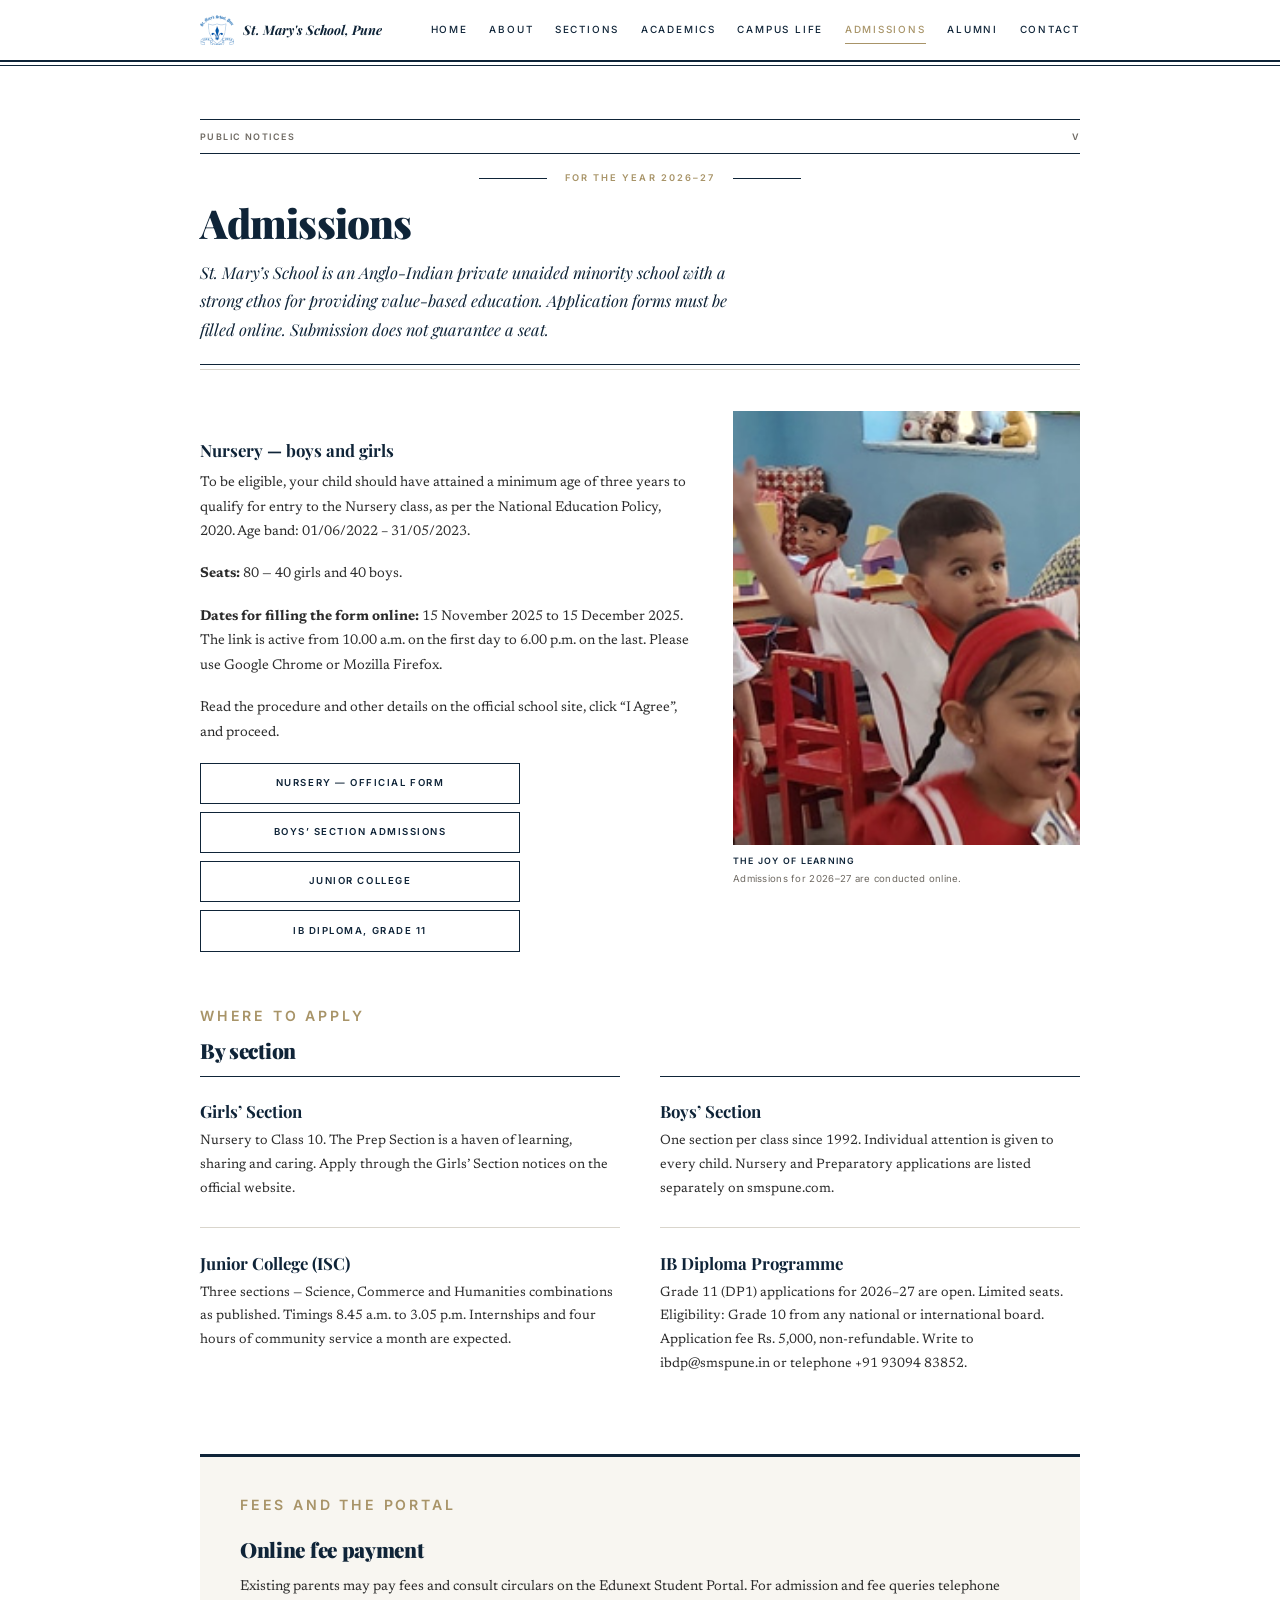
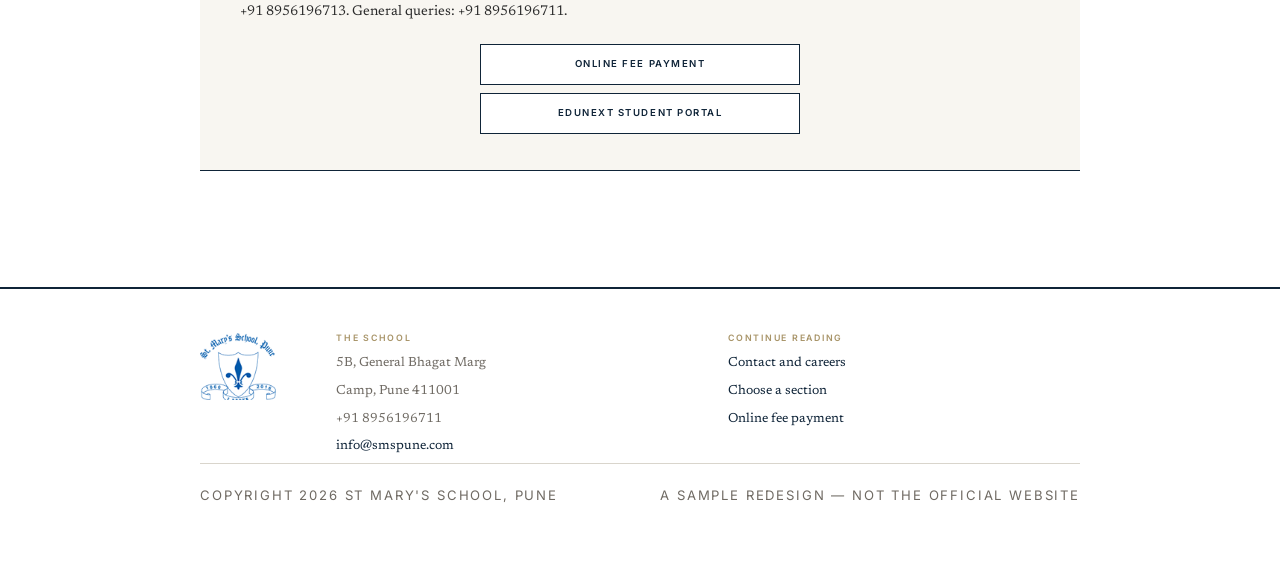
<file: admissions.html>
<!DOCTYPE html>
<html lang="en">
<head>
<meta charset="utf-8">
<meta name="viewport" content="width=device-width, initial-scale=1, viewport-fit=cover">
<title>Admissions — St. Mary's School, Pune</title>
<meta name="description" content="Admissions 2026-27 for Nursery, the Junior College and the IB Diploma Programme at St. Mary's School, Pune.">
<link rel="icon" href="images/crest.png">
<link rel="preconnect" href="https://fonts.googleapis.com">
<link rel="preconnect" href="https://fonts.gstatic.com" crossorigin>
<link href="https://fonts.googleapis.com/css2?family=Inter:wght@400;500;600;700&family=Newsreader:ital,opsz,wght@0,6..72,400;0,6..72,500;0,6..72,600;0,6..72,700;1,6..72,400;1,6..72,600&family=Playfair+Display:ital,wght@0,500;0,700;0,900;1,400;1,500;1,700&display=swap" rel="stylesheet">
<link rel="stylesheet" href="css/gazette.css?v=4">
</head>
<body>
<a class="skip-link" href="#main">Skip to content</a>

<nav class="topbar" data-nav aria-label="Primary">
  <div class="topbar__inner">
    <a class="topbar__home" href="index.html">
      <img class="topbar__emblem" src="images/crest.png" alt="" width="102" height="90">
      <span class="topbar__mark">St. Mary's School, Pune</span>
    </a>
    <button class="nav-toggle" type="button" data-nav-toggle aria-expanded="false" aria-label="Open menu">
      <span></span><span></span><span></span>
    </button>
    <ul class="menu">
      <li><a href="index.html">Home</a></li>
      <li><a href="about.html">About</a></li>
      <li><a href="sections.html">Sections</a></li>
      <li><a href="academics.html">Academics</a></li>
      <li><a href="life.html">Campus Life</a></li>
      <li><a href="admissions.html" aria-current="page">Admissions</a></li>
      <li><a href="alumni.html">Alumni</a></li>
      <li><a href="contact.html">Contact</a></li>
    </ul>
  </div>
</nav>

<main id="main">
  <header class="page-head wrap wrap--wide">
    <p class="page-folio"><span>Public notices</span><span>V</span></p>
    <p class="record">For the year 2026&ndash;27</p>
    <h1 class="page-title">Admissions</h1>
    <p class="page-deck">St.&nbsp;Mary&rsquo;s School is an Anglo-Indian private unaided minority school with a strong ethos for providing value-based education. Application forms must be filled online. Submission does not guarantee a seat.</p>
    <span class="rules--light"></span>
  </header>

  <article class="article wrap wrap--wide">
    <section class="split">
      <div class="prose">
        <h3>Nursery &mdash; boys and girls</h3>
        <p>To be eligible, your child should have attained a minimum age of three years to qualify for entry to the Nursery class, as per the National Education Policy, 2020. Age band: 01/06/2022 &ndash; 31/05/2023.</p>
        <p><strong>Seats:</strong> 80 &mdash; 40 girls and 40 boys.</p>
        <p><strong>Dates for filling the form online:</strong> 15 November 2025 to 15 December 2025. The link is active from 10.00 a.m. on the first day to 6.00 p.m. on the last. Please use Google Chrome or Mozilla Firefox.</p>
        <p>Read the procedure and other details on the official school site, click &ldquo;I Agree&rdquo;, and proceed.</p>
        <div class="stack" style="margin-left:0">
          <a href="https://www.smspune.com/online-admission-pre-nursery-boys&amp;girls-section.php" target="_blank" rel="noopener">Nursery &mdash; official form</a>
          <a href="https://www.smspune.com/online-admission-boys-nursery-section.php" target="_blank" rel="noopener">Boys&rsquo; Section admissions</a>
          <a href="https://www.smspune.com/online-admission-junior-college.php" target="_blank" rel="noopener">Junior College</a>
          <a href="https://ib.smspune.com/admissions.php" target="_blank" rel="noopener">IB Diploma, Grade 11</a>
        </div>
      </div>
      <figure class="plate plate--tall">
        <img src="images/admission-cta.jpg" alt="Children in class at St. Mary's School">
        <figcaption><b>The joy of learning</b>Admissions for 2026&ndash;27 are conducted online.</figcaption>
      </figure>
    </section>

    <section>
      <p class="eyebrow">Where to apply</p>
      <h2>By section</h2>
      <div class="cards">
        <article class="card">
          <h3>Girls&rsquo; Section</h3>
          <p>Nursery to Class&nbsp;10. The Prep Section is a haven of learning, sharing and caring. Apply through the Girls&rsquo; Section notices on the official website.</p>
        </article>
        <article class="card">
          <h3>Boys&rsquo; Section</h3>
          <p>One section per class since 1992. Individual attention is given to every child. Nursery and Preparatory applications are listed separately on smspune.com.</p>
        </article>
        <article class="card">
          <h3>Junior College (ISC)</h3>
          <p>Three sections &mdash; Science, Commerce and Humanities combinations as published. Timings 8.45 a.m. to 3.05 p.m. Internships and four hours of community service a month are expected.</p>
        </article>
        <article class="card">
          <h3>IB Diploma Programme</h3>
          <p>Grade&nbsp;11 (DP1) applications for 2026&ndash;27 are open. Limited seats. Eligibility: Grade&nbsp;10 from any national or international board. Application fee Rs.&nbsp;5,000, non-refundable. Write to ibdp@smspune.in or telephone +91&nbsp;93094&nbsp;83852.</p>
        </article>
      </div>
    </section>

    <section>
      <div class="notice">
        <p class="eyebrow">Fees and the portal</p>
        <h2>Online fee payment</h2>
        <p>Existing parents may pay fees and consult circulars on the Edunext Student Portal. For admission and fee queries telephone +91&nbsp;8956196713. General queries: +91&nbsp;8956196711.</p>
        <div class="stack">
          <a href="https://www.smspune.com/online-fee-payment.php" target="_blank" rel="noopener">Online fee payment</a>
          <a href="https://stmarypune.edunext1.com/Index" target="_blank" rel="noopener">Edunext Student Portal</a>
        </div>
      </div>
    </section>
  </article>
</main>

  <footer class="foot">
    <div class="wrap wrap--wide">
      <div class="foot__grid">
        <img class="foot__emblem" src="images/crest.png" alt="St. Mary's School, Pune" width="102" height="90">
        <div class="foot__block">
          <h4>The school</h4>
          <p>5B, General Bhagat Marg</p>
          <p>Camp, Pune 411001</p>
          <p>+91 8956196711</p>
          <p><a href="mailto:info@smspune.com">info@smspune.com</a></p>
        </div>
        <div class="foot__block">
          <h4>Continue reading</h4>
        <p><a href="contact.html">Contact and careers</a></p>
        <p><a href="sections.html">Choose a section</a></p>
        <p><a href="https://www.smspune.com/online-fee-payment.php" target="_blank" rel="noopener">Online fee payment</a></p>
        </div>
      </div>
      <p class="colophon">
        <span>Copyright 2026 St Mary's School, Pune</span>
        <span>A sample redesign &mdash; not the official website</span>
      </p>
    </div>
  </footer>

<script src="js/gazette.js?v=4"></script>
</body>
</html>
</file>
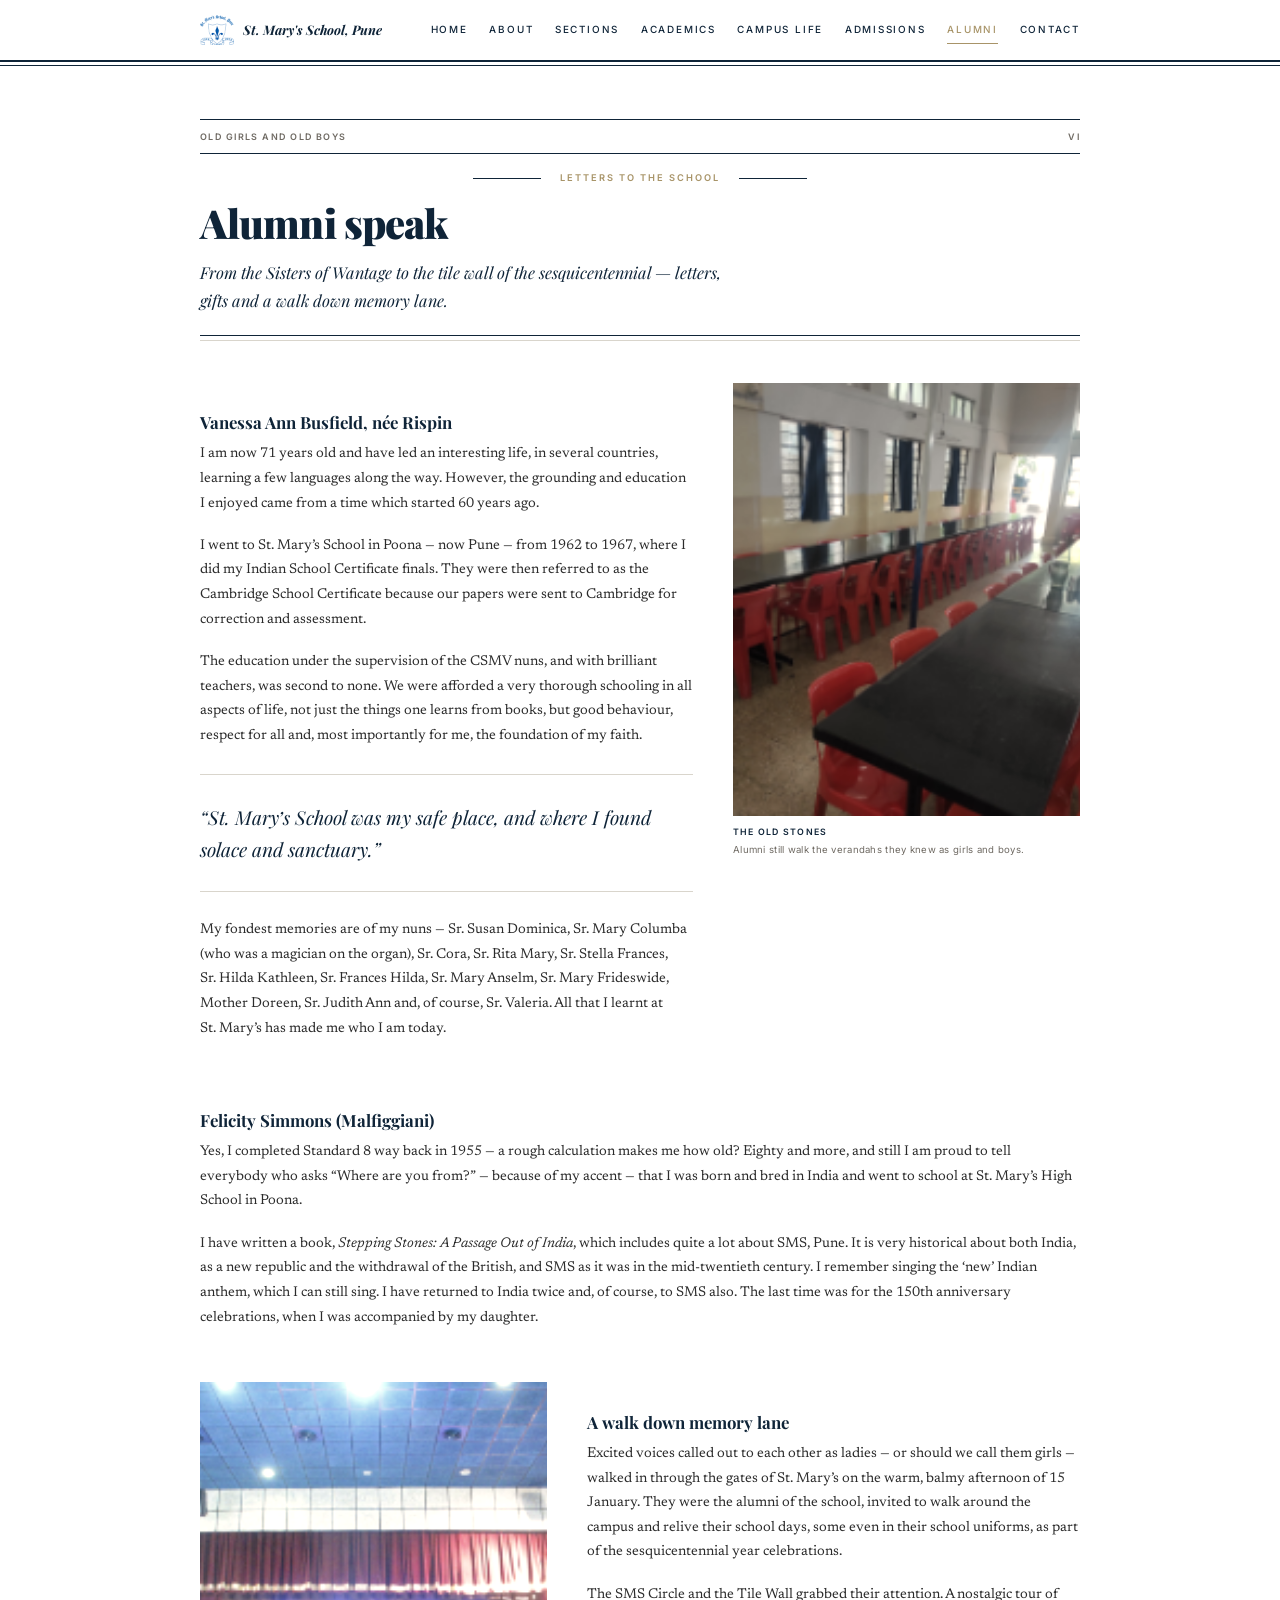
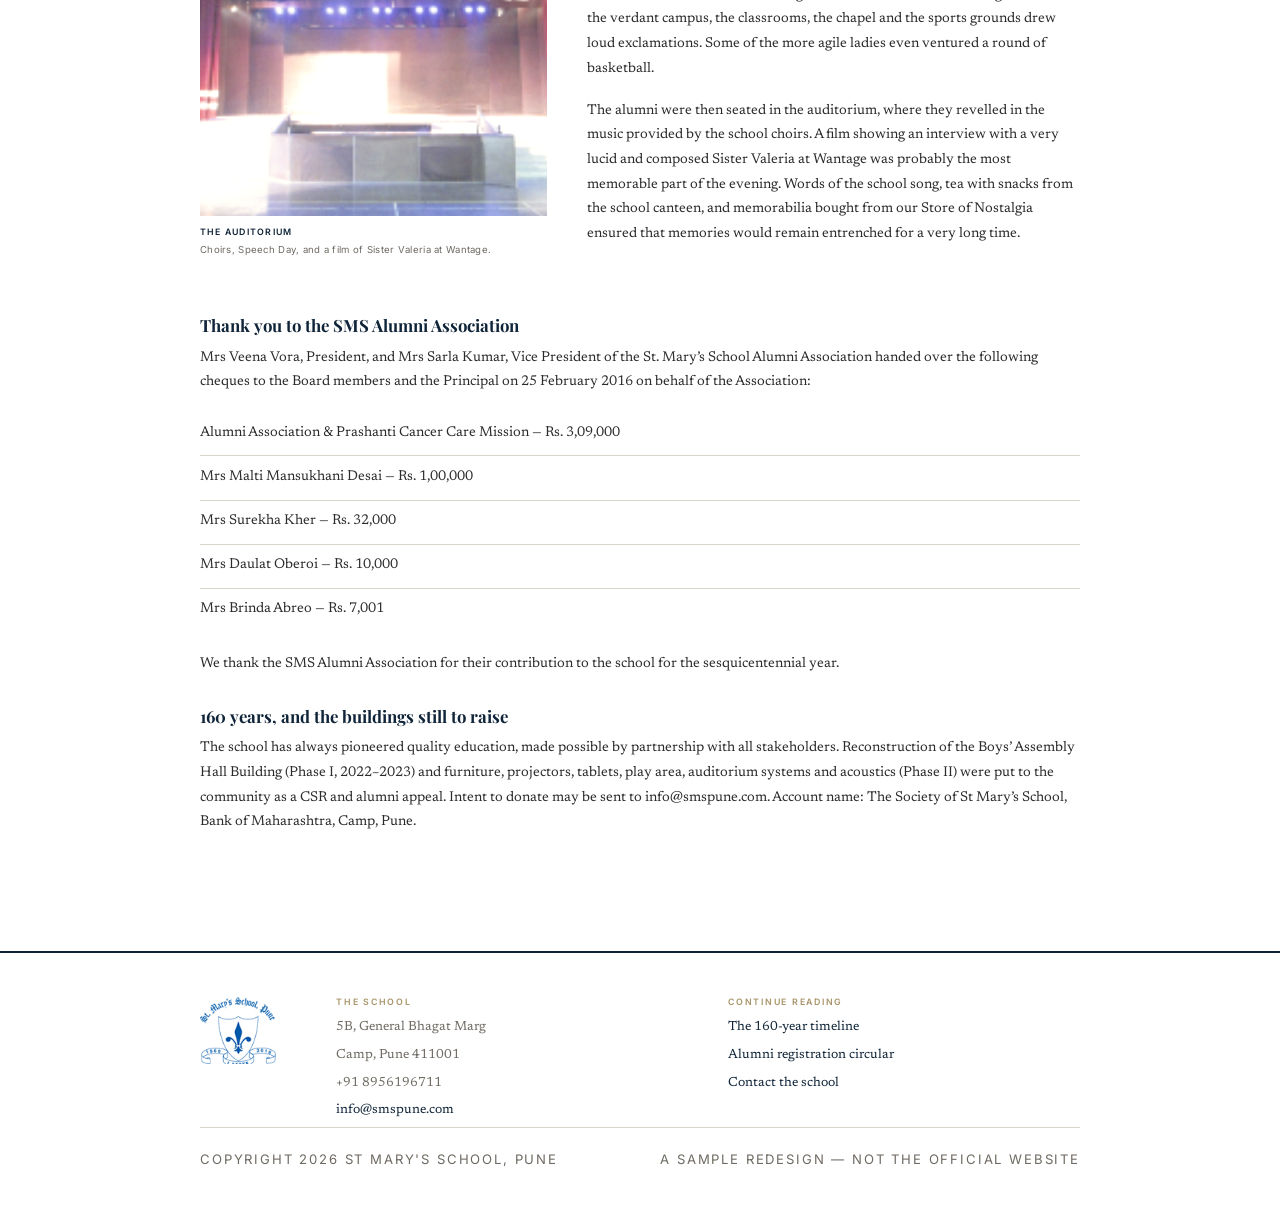
<file: alumni.html>
<!DOCTYPE html>
<html lang="en">
<head>
<meta charset="utf-8">
<meta name="viewport" content="width=device-width, initial-scale=1, viewport-fit=cover">
<title>Alumni — St. Mary's School, Pune</title>
<meta name="description" content="Letters and recollections from the alumni of St. Mary's School, Pune.">
<link rel="icon" href="images/crest.png">
<link rel="preconnect" href="https://fonts.googleapis.com">
<link rel="preconnect" href="https://fonts.gstatic.com" crossorigin>
<link href="https://fonts.googleapis.com/css2?family=Inter:wght@400;500;600;700&family=Newsreader:ital,opsz,wght@0,6..72,400;0,6..72,500;0,6..72,600;0,6..72,700;1,6..72,400;1,6..72,600&family=Playfair+Display:ital,wght@0,500;0,700;0,900;1,400;1,500;1,700&display=swap" rel="stylesheet">
<link rel="stylesheet" href="css/gazette.css?v=4">
</head>
<body>
<a class="skip-link" href="#main">Skip to content</a>

<nav class="topbar" data-nav aria-label="Primary">
  <div class="topbar__inner">
    <a class="topbar__home" href="index.html">
      <img class="topbar__emblem" src="images/crest.png" alt="" width="102" height="90">
      <span class="topbar__mark">St. Mary's School, Pune</span>
    </a>
    <button class="nav-toggle" type="button" data-nav-toggle aria-expanded="false" aria-label="Open menu">
      <span></span><span></span><span></span>
    </button>
    <ul class="menu">
      <li><a href="index.html">Home</a></li>
      <li><a href="about.html">About</a></li>
      <li><a href="sections.html">Sections</a></li>
      <li><a href="academics.html">Academics</a></li>
      <li><a href="life.html">Campus Life</a></li>
      <li><a href="admissions.html">Admissions</a></li>
      <li><a href="alumni.html" aria-current="page">Alumni</a></li>
      <li><a href="contact.html">Contact</a></li>
    </ul>
  </div>
</nav>

<main id="main">
  <header class="page-head wrap wrap--wide">
    <p class="page-folio"><span>Old girls and old boys</span><span>VI</span></p>
    <p class="record">Letters to the school</p>
    <h1 class="page-title">Alumni speak</h1>
    <p class="page-deck">From the Sisters of Wantage to the tile wall of the sesquicentennial &mdash; letters, gifts and a walk down memory lane.</p>
    <span class="rules--light"></span>
  </header>

  <article class="article wrap wrap--wide">
    <section class="split">
      <div class="prose">
        <h3>Vanessa Ann Busfield, n&eacute;e Rispin</h3>
        <p>I am now 71 years old and have led an interesting life, in several countries, learning a few languages along the way. However, the grounding and education I enjoyed came from a time which started 60 years ago.</p>
        <p>I went to St.&nbsp;Mary&rsquo;s School in Poona &mdash; now Pune &mdash; from 1962 to 1967, where I did my Indian School Certificate finals. They were then referred to as the Cambridge School Certificate because our papers were sent to Cambridge for correction and assessment.</p>
        <p>The education under the supervision of the CSMV nuns, and with brilliant teachers, was second to none. We were afforded a very thorough schooling in all aspects of life, not just the things one learns from books, but good behaviour, respect for all and, most importantly for me, the foundation of my faith.</p>
        <div class="pull">
          <p>&ldquo;St.&nbsp;Mary&rsquo;s School was my safe place, and where I found solace and sanctuary.&rdquo;</p>
        </div>
        <p>My fondest memories are of my nuns &mdash; Sr.&nbsp;Susan Dominica, Sr.&nbsp;Mary Columba (who was a magician on the organ), Sr.&nbsp;Cora, Sr.&nbsp;Rita Mary, Sr.&nbsp;Stella Frances, Sr.&nbsp;Hilda Kathleen, Sr.&nbsp;Frances Hilda, Sr.&nbsp;Mary Anselm, Sr.&nbsp;Mary Frideswide, Mother Doreen, Sr.&nbsp;Judith Ann and, of course, Sr.&nbsp;Valeria. All that I learnt at St.&nbsp;Mary&rsquo;s has made me who I am today.</p>
      </div>
      <figure class="plate plate--tall">
        <img src="images/campus/campus-1.png" alt="Historic school buildings">
        <figcaption><b>The old stones</b>Alumni still walk the verandahs they knew as girls and boys.</figcaption>
      </figure>
    </section>

    <section>
      <h3>Felicity Simmons (Malfiggiani)</h3>
      <p>Yes, I completed Standard&nbsp;8 way back in 1955 &mdash; a rough calculation makes me how old? Eighty and more, and still I am proud to tell everybody who asks &ldquo;Where are you from?&rdquo; &mdash; because of my accent &mdash; that I was born and bred in India and went to school at St.&nbsp;Mary&rsquo;s High School in Poona.</p>
      <p>I have written a book, <em>Stepping Stones: A Passage Out of India</em>, which includes quite a lot about SMS, Pune. It is very historical about both India, as a new republic and the withdrawal of the British, and SMS as it was in the mid-twentieth century. I remember singing the &lsquo;new&rsquo; Indian anthem, which I can still sing. I have returned to India twice and, of course, to SMS also. The last time was for the 150th anniversary celebrations, when I was accompanied by my daughter.</p>
    </section>

    <section class="split split--flip">
      <figure class="plate plate--tall">
        <img src="images/campus/auditorium-2.png" alt="School auditorium">
        <figcaption><b>The auditorium</b>Choirs, Speech Day, and a film of Sister Valeria at Wantage.</figcaption>
      </figure>
      <div class="prose">
        <h3>A walk down memory lane</h3>
        <p>Excited voices called out to each other as ladies &mdash; or should we call them girls &mdash; walked in through the gates of St.&nbsp;Mary&rsquo;s on the warm, balmy afternoon of 15 January. They were the alumni of the school, invited to walk around the campus and relive their school days, some even in their school uniforms, as part of the sesquicentennial year celebrations.</p>
        <p>The SMS Circle and the Tile Wall grabbed their attention. A nostalgic tour of the verdant campus, the classrooms, the chapel and the sports grounds drew loud exclamations. Some of the more agile ladies even ventured a round of basketball.</p>
        <p>The alumni were then seated in the auditorium, where they revelled in the music provided by the school choirs. A film showing an interview with a very lucid and composed Sister Valeria at Wantage was probably the most memorable part of the evening. Words of the school song, tea with snacks from the school canteen, and memorabilia bought from our Store of Nostalgia ensured that memories would remain entrenched for a very long time.</p>
      </div>
    </section>

    <section>
      <h3>Thank you to the SMS Alumni Association</h3>
      <p>Mrs Veena Vora, President, and Mrs Sarla Kumar, Vice President of the St.&nbsp;Mary&rsquo;s School Alumni Association handed over the following cheques to the Board members and the Principal on 25 February 2016 on behalf of the Association:</p>
      <ul class="bullets">
        <li>Alumni Association &amp; Prashanti Cancer Care Mission &mdash; Rs.&nbsp;3,09,000</li>
        <li>Mrs Malti Mansukhani Desai &mdash; Rs.&nbsp;1,00,000</li>
        <li>Mrs Surekha Kher &mdash; Rs.&nbsp;32,000</li>
        <li>Mrs Daulat Oberoi &mdash; Rs.&nbsp;10,000</li>
        <li>Mrs Brinda Abreo &mdash; Rs.&nbsp;7,001</li>
      </ul>
      <p>We thank the SMS Alumni Association for their contribution to the school for the sesquicentennial year.</p>
      <h3>160 years, and the buildings still to raise</h3>
      <p>The school has always pioneered quality education, made possible by partnership with all stakeholders. Reconstruction of the Boys&rsquo; Assembly Hall Building (Phase&nbsp;I, 2022&ndash;2023) and furniture, projectors, tablets, play area, auditorium systems and acoustics (Phase&nbsp;II) were put to the community as a CSR and alumni appeal. Intent to donate may be sent to info@smspune.com. Account name: The Society of St&nbsp;Mary&rsquo;s School, Bank of Maharashtra, Camp, Pune.</p>
    </section>
  </article>
</main>

  <footer class="foot">
    <div class="wrap wrap--wide">
      <div class="foot__grid">
        <img class="foot__emblem" src="images/crest.png" alt="St. Mary's School, Pune" width="102" height="90">
        <div class="foot__block">
          <h4>The school</h4>
          <p>5B, General Bhagat Marg</p>
          <p>Camp, Pune 411001</p>
          <p>+91 8956196711</p>
          <p><a href="mailto:info@smspune.com">info@smspune.com</a></p>
        </div>
        <div class="foot__block">
          <h4>Continue reading</h4>
        <p><a href="about.html">The 160-year timeline</a></p>
        <p><a href="https://www.smspune.com/pdf/registration-circular.pdf" target="_blank" rel="noopener">Alumni registration circular</a></p>
        <p><a href="contact.html">Contact the school</a></p>
        </div>
      </div>
      <p class="colophon">
        <span>Copyright 2026 St Mary's School, Pune</span>
        <span>A sample redesign &mdash; not the official website</span>
      </p>
    </div>
  </footer>

<script src="js/gazette.js?v=4"></script>
</body>
</html>
</file>
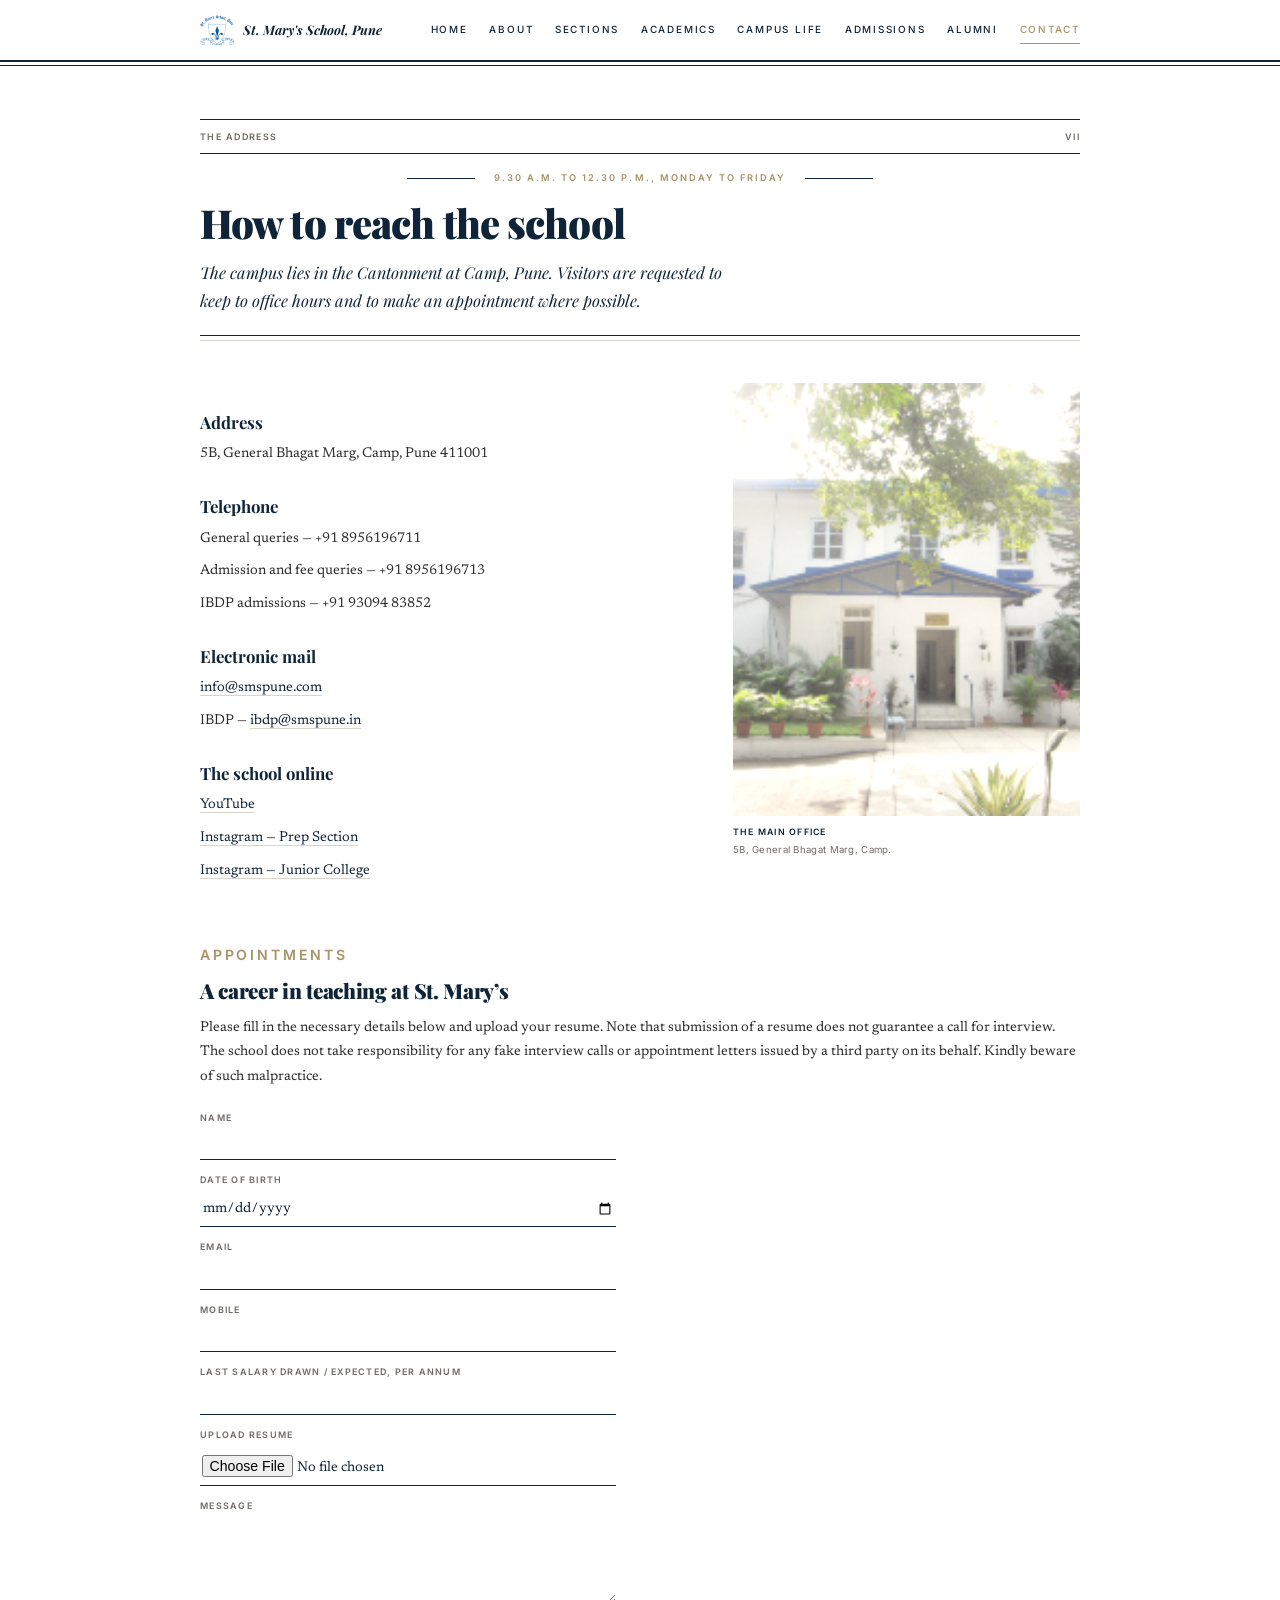
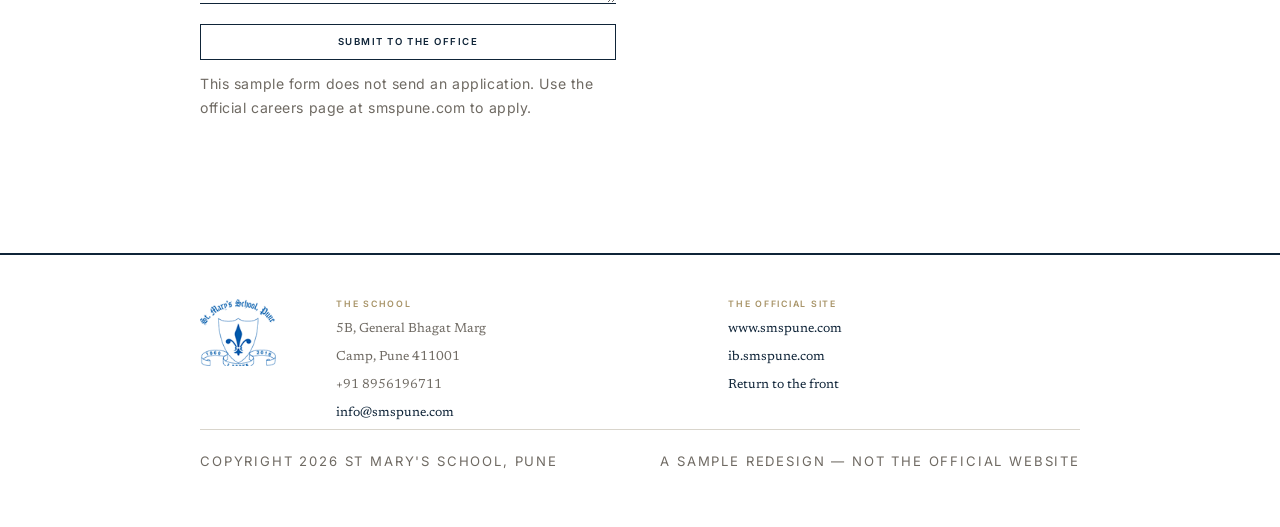
<file: contact.html>
<!DOCTYPE html>
<html lang="en">
<head>
<meta charset="utf-8">
<meta name="viewport" content="width=device-width, initial-scale=1, viewport-fit=cover">
<title>Contact — St. Mary's School, Pune</title>
<meta name="description" content="Address, telephone numbers and careers at St. Mary's School, 5B General Bhagat Marg, Camp, Pune.">
<link rel="icon" href="images/crest.png">
<link rel="preconnect" href="https://fonts.googleapis.com">
<link rel="preconnect" href="https://fonts.gstatic.com" crossorigin>
<link href="https://fonts.googleapis.com/css2?family=Inter:wght@400;500;600;700&family=Newsreader:ital,opsz,wght@0,6..72,400;0,6..72,500;0,6..72,600;0,6..72,700;1,6..72,400;1,6..72,600&family=Playfair+Display:ital,wght@0,500;0,700;0,900;1,400;1,500;1,700&display=swap" rel="stylesheet">
<link rel="stylesheet" href="css/gazette.css?v=4">
</head>
<body>
<a class="skip-link" href="#main">Skip to content</a>

<nav class="topbar" data-nav aria-label="Primary">
  <div class="topbar__inner">
    <a class="topbar__home" href="index.html">
      <img class="topbar__emblem" src="images/crest.png" alt="" width="102" height="90">
      <span class="topbar__mark">St. Mary's School, Pune</span>
    </a>
    <button class="nav-toggle" type="button" data-nav-toggle aria-expanded="false" aria-label="Open menu">
      <span></span><span></span><span></span>
    </button>
    <ul class="menu">
      <li><a href="index.html">Home</a></li>
      <li><a href="about.html">About</a></li>
      <li><a href="sections.html">Sections</a></li>
      <li><a href="academics.html">Academics</a></li>
      <li><a href="life.html">Campus Life</a></li>
      <li><a href="admissions.html">Admissions</a></li>
      <li><a href="alumni.html">Alumni</a></li>
      <li><a href="contact.html" aria-current="page">Contact</a></li>
    </ul>
  </div>
</nav>

<main id="main">
  <header class="page-head wrap wrap--wide">
    <p class="page-folio"><span>The address</span><span>VII</span></p>
    <p class="record">9.30 a.m. to 12.30 p.m., Monday to Friday</p>
    <h1 class="page-title">How to reach the school</h1>
    <p class="page-deck">The campus lies in the Cantonment at Camp, Pune. Visitors are requested to keep to office hours and to make an appointment where possible.</p>
    <span class="rules--light"></span>
  </header>

  <article class="article wrap wrap--wide">
    <section class="split">
      <div class="prose contact-lines">
        <h3>Address</h3>
        <p>5B, General Bhagat Marg, Camp, Pune 411001</p>
        <h3>Telephone</h3>
        <p>General queries &mdash; +91&nbsp;8956196711</p>
        <p>Admission and fee queries &mdash; +91&nbsp;8956196713</p>
        <p>IBDP admissions &mdash; +91&nbsp;93094&nbsp;83852</p>
        <h3>Electronic mail</h3>
        <p><a href="mailto:info@smspune.com">info@smspune.com</a></p>
        <p>IBDP &mdash; <a href="mailto:ibdp@smspune.in">ibdp@smspune.in</a></p>
        <h3>The school online</h3>
        <p><a href="https://www.youtube.com/@StMarysSchool-Pune" target="_blank" rel="noopener">YouTube</a></p>
        <p><a href="https://www.instagram.com/stmarysschool_prepsection/" target="_blank" rel="noopener">Instagram &mdash; Prep Section</a></p>
        <p><a href="https://www.instagram.com/stmarysschool_juniorcollege/" target="_blank" rel="noopener">Instagram &mdash; Junior College</a></p>
      </div>
      <figure class="plate plate--tall">
        <img src="images/campus/main-office.png" alt="Main office of St. Mary's School">
        <figcaption><b>The main office</b>5B, General Bhagat Marg, Camp.</figcaption>
      </figure>
    </section>

    <section>
      <p class="eyebrow">Appointments</p>
      <h2>A career in teaching at St. Mary&rsquo;s</h2>
      <p>Please fill in the necessary details below and upload your resume. Note that submission of a resume does not guarantee a call for interview. The school does not take responsibility for any fake interview calls or appointment letters issued by a third party on its behalf. Kindly beware of such malpractice.</p>
      <form class="form" action="#" method="post">
        <div>
          <label for="name">Name</label>
          <input id="name" name="name" type="text" required>
        </div>
        <div>
          <label for="dob">Date of birth</label>
          <input id="dob" name="dob" type="date">
        </div>
        <div>
          <label for="email">Email</label>
          <input id="email" name="email" type="email" required>
        </div>
        <div>
          <label for="mobile">Mobile</label>
          <input id="mobile" name="mobile" type="tel">
        </div>
        <div>
          <label for="salary">Last salary drawn / expected, per annum</label>
          <input id="salary" name="salary" type="text">
        </div>
        <div>
          <label for="resume">Upload resume</label>
          <input id="resume" name="resume" type="file" accept=".pdf,.doc,.docx">
        </div>
        <div>
          <label for="message">Message</label>
          <textarea id="message" name="message" rows="5"></textarea>
        </div>
        <button class="btn" type="submit">Submit to the office</button>
        <p class="form-note">This sample form does not send an application. Use the official careers page at smspune.com to apply.</p>
      </form>
    </section>
  </article>
</main>

  <footer class="foot">
    <div class="wrap wrap--wide">
      <div class="foot__grid">
        <img class="foot__emblem" src="images/crest.png" alt="St. Mary's School, Pune" width="102" height="90">
        <div class="foot__block">
          <h4>The school</h4>
          <p>5B, General Bhagat Marg</p>
          <p>Camp, Pune 411001</p>
          <p>+91 8956196711</p>
          <p><a href="mailto:info@smspune.com">info@smspune.com</a></p>
        </div>
        <div class="foot__block">
          <h4>The official site</h4>
        <p><a href="https://www.smspune.com/" target="_blank" rel="noopener">www.smspune.com</a></p>
        <p><a href="https://ib.smspune.com/" target="_blank" rel="noopener">ib.smspune.com</a></p>
        <p><a href="index.html">Return to the front</a></p>
        </div>
      </div>
      <p class="colophon">
        <span>Copyright 2026 St Mary's School, Pune</span>
        <span>A sample redesign &mdash; not the official website</span>
      </p>
    </div>
  </footer>

<script src="js/gazette.js?v=4"></script>
</body>
</html>
</file>
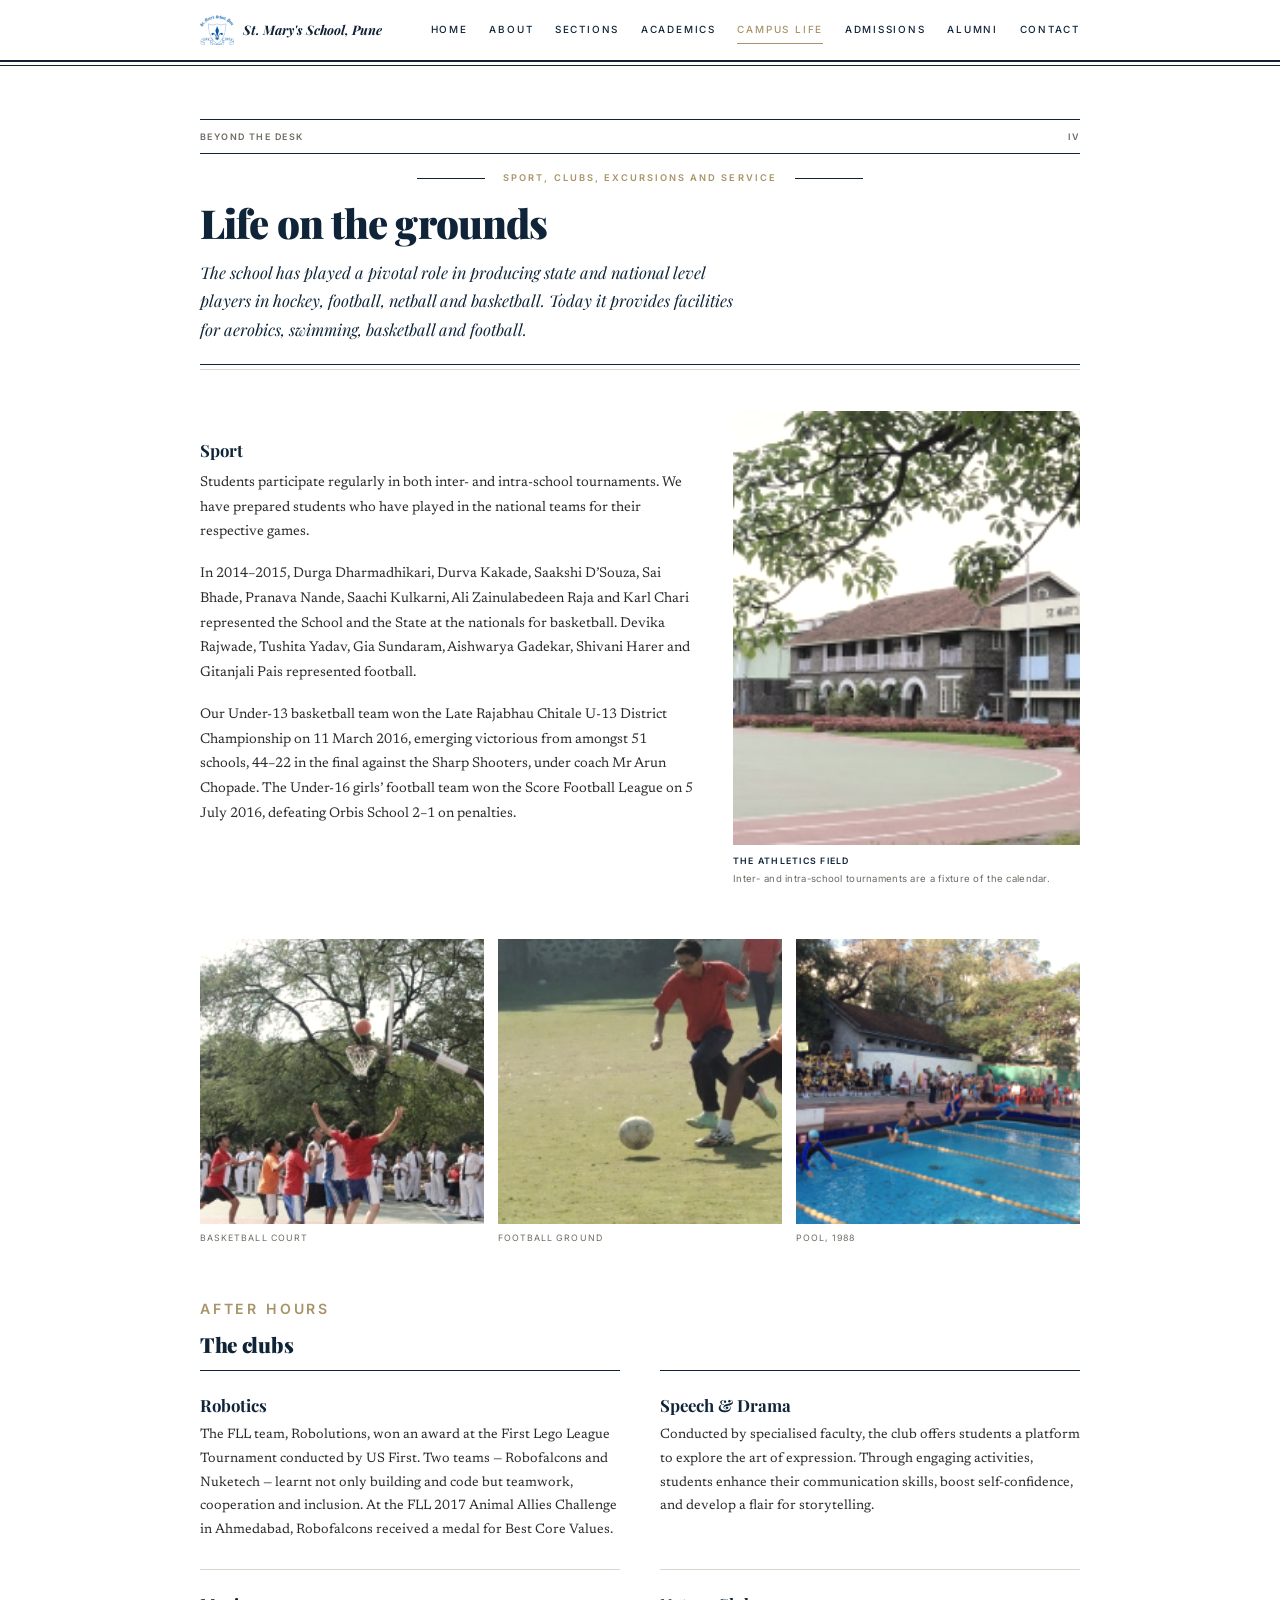
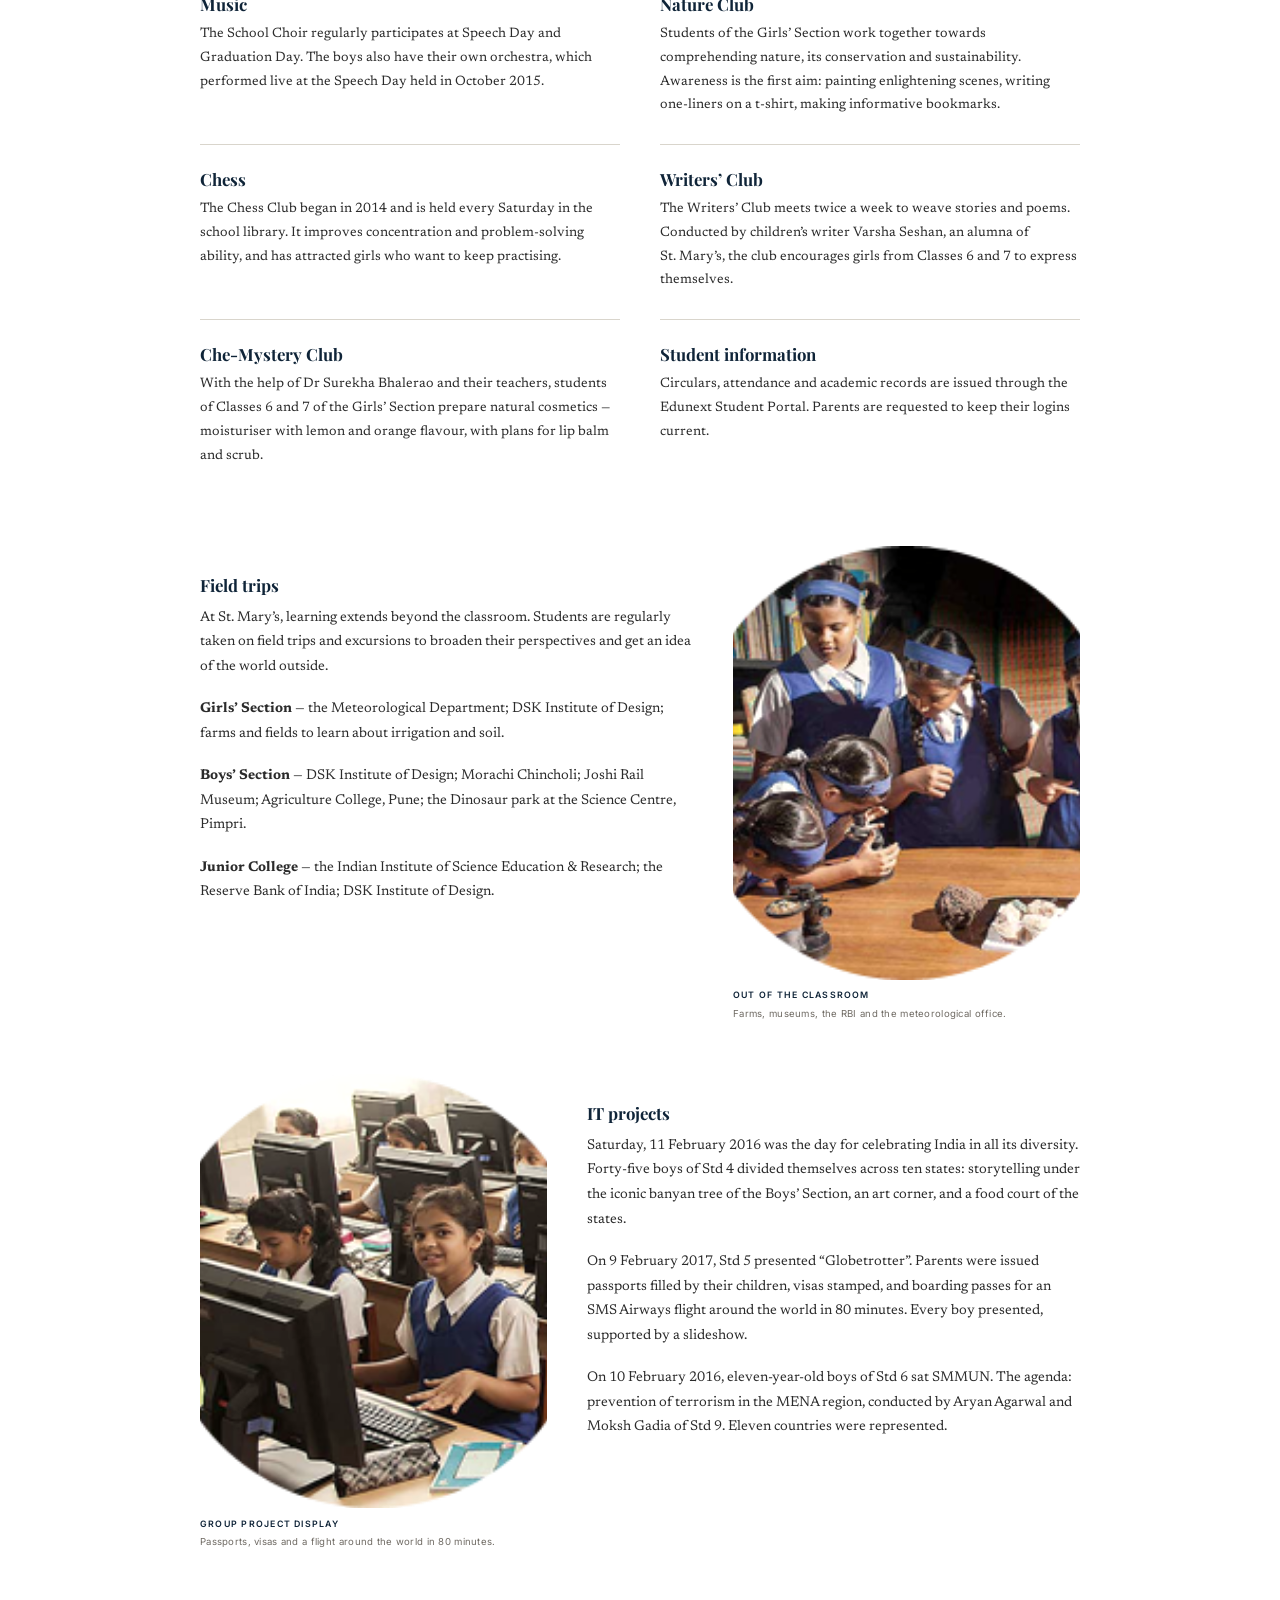
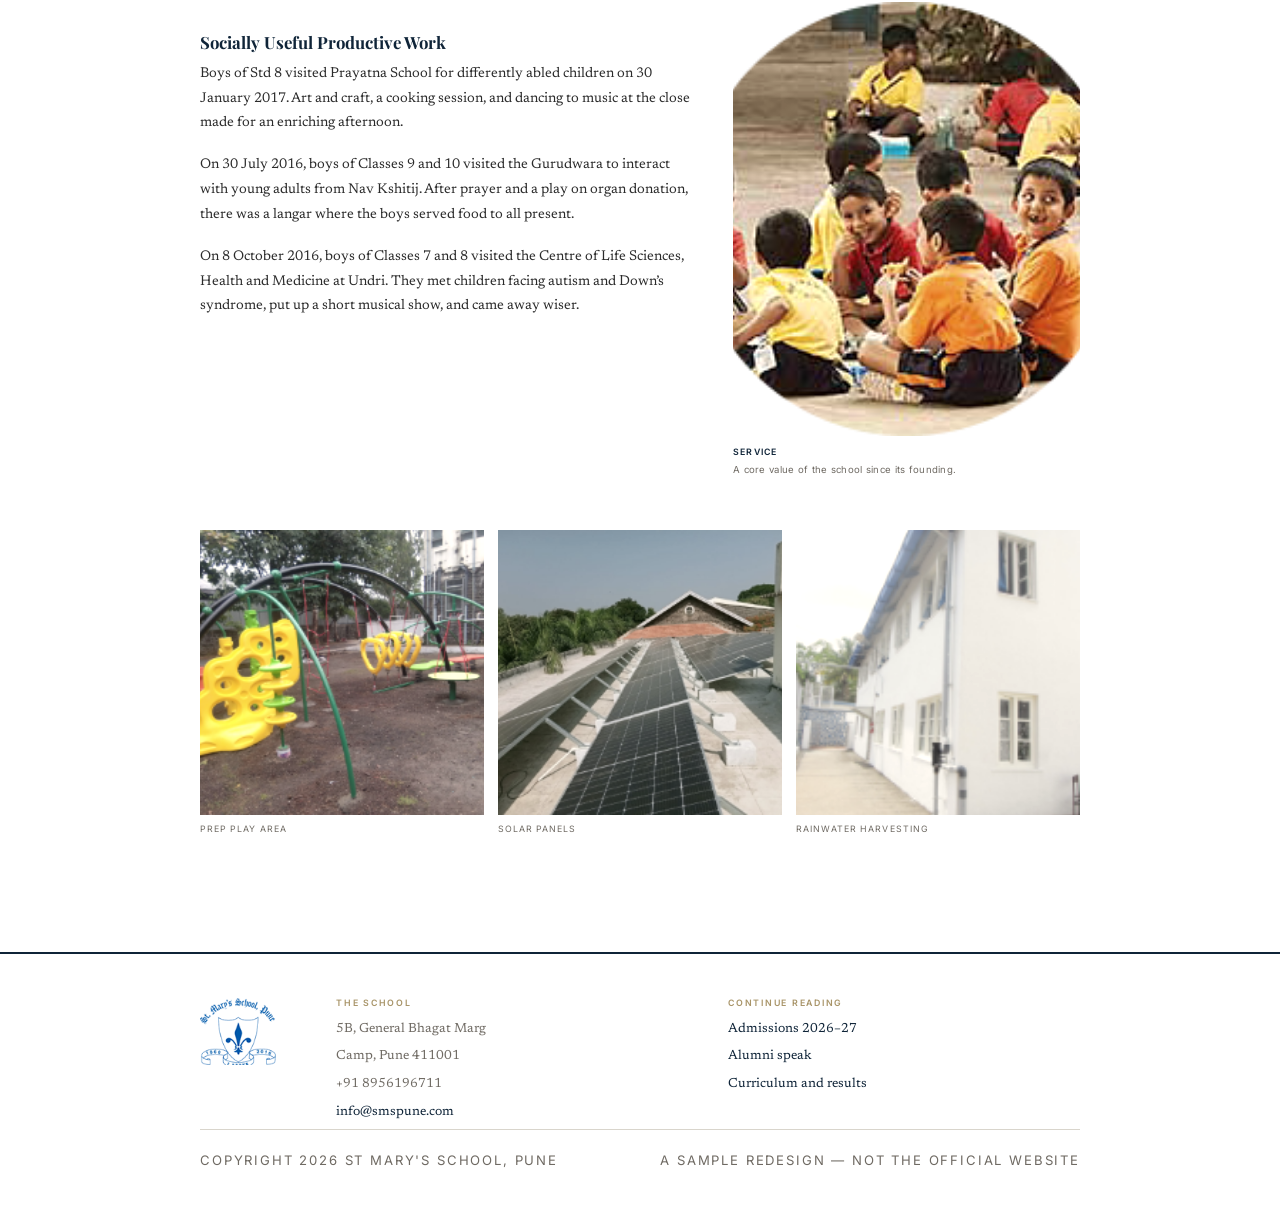
<file: life.html>
<!DOCTYPE html>
<html lang="en">
<head>
<meta charset="utf-8">
<meta name="viewport" content="width=device-width, initial-scale=1, viewport-fit=cover">
<title>Campus Life — St. Mary's School, Pune</title>
<meta name="description" content="Sport, clubs, field trips and community service at St. Mary's School, Pune.">
<link rel="icon" href="images/crest.png">
<link rel="preconnect" href="https://fonts.googleapis.com">
<link rel="preconnect" href="https://fonts.gstatic.com" crossorigin>
<link href="https://fonts.googleapis.com/css2?family=Inter:wght@400;500;600;700&family=Newsreader:ital,opsz,wght@0,6..72,400;0,6..72,500;0,6..72,600;0,6..72,700;1,6..72,400;1,6..72,600&family=Playfair+Display:ital,wght@0,500;0,700;0,900;1,400;1,500;1,700&display=swap" rel="stylesheet">
<link rel="stylesheet" href="css/gazette.css?v=4">
</head>
<body>
<a class="skip-link" href="#main">Skip to content</a>

<nav class="topbar" data-nav aria-label="Primary">
  <div class="topbar__inner">
    <a class="topbar__home" href="index.html">
      <img class="topbar__emblem" src="images/crest.png" alt="" width="102" height="90">
      <span class="topbar__mark">St. Mary's School, Pune</span>
    </a>
    <button class="nav-toggle" type="button" data-nav-toggle aria-expanded="false" aria-label="Open menu">
      <span></span><span></span><span></span>
    </button>
    <ul class="menu">
      <li><a href="index.html">Home</a></li>
      <li><a href="about.html">About</a></li>
      <li><a href="sections.html">Sections</a></li>
      <li><a href="academics.html">Academics</a></li>
      <li><a href="life.html" aria-current="page">Campus Life</a></li>
      <li><a href="admissions.html">Admissions</a></li>
      <li><a href="alumni.html">Alumni</a></li>
      <li><a href="contact.html">Contact</a></li>
    </ul>
  </div>
</nav>

<main id="main">
  <header class="page-head wrap wrap--wide">
    <p class="page-folio"><span>Beyond the desk</span><span>IV</span></p>
    <p class="record">Sport, clubs, excursions and service</p>
    <h1 class="page-title">Life on the grounds</h1>
    <p class="page-deck">The school has played a pivotal role in producing state and national level players in hockey, football, netball and basketball. Today it provides facilities for aerobics, swimming, basketball and football.</p>
    <span class="rules--light"></span>
  </header>

  <article class="article wrap wrap--wide">
    <section class="split">
      <div class="prose">
        <h3>Sport</h3>
        <p>Students participate regularly in both inter- and intra-school tournaments. We have prepared students who have played in the national teams for their respective games.</p>
        <p>In 2014&ndash;2015, Durga Dharmadhikari, Durva Kakade, Saakshi D&rsquo;Souza, Sai Bhade, Pranava Nande, Saachi Kulkarni, Ali Zainulabedeen Raja and Karl Chari represented the School and the State at the nationals for basketball. Devika Rajwade, Tushita Yadav, Gia Sundaram, Aishwarya Gadekar, Shivani Harer and Gitanjali Pais represented football.</p>
        <p>Our Under-13 basketball team won the Late Rajabhau Chitale U-13 District Championship on 11 March 2016, emerging victorious from amongst 51 schools, 44&ndash;22 in the final against the Sharp Shooters, under coach Mr Arun Chopade. The Under-16 girls&rsquo; football team won the Score Football League on 5 July 2016, defeating Orbis School 2&ndash;1 on penalties.</p>
      </div>
      <figure class="plate plate--tall">
        <img src="images/campus/athletics-field.png" alt="Athletics field">
        <figcaption><b>The athletics field</b>Inter- and intra-school tournaments are a fixture of the calendar.</figcaption>
      </figure>
    </section>

    <section>
      <div class="gallery">
        <figure><img src="images/campus/basketball-court.png" alt="Basketball court"><figcaption>Basketball court</figcaption></figure>
        <figure><img src="images/campus/football-ground.png" alt="Football ground"><figcaption>Football ground</figcaption></figure>
        <figure><img src="images/campus/swimming-pool.png" alt="Swimming pool"><figcaption>Pool, 1988</figcaption></figure>
      </div>
    </section>

    <section>
      <p class="eyebrow">After hours</p>
      <h2>The clubs</h2>
      <div class="cards">
        <article class="card">
          <h3>Robotics</h3>
          <p>The FLL team, Robolutions, won an award at the First Lego League Tournament conducted by US First. Two teams &mdash; Robofalcons and Nuketech &mdash; learnt not only building and code but teamwork, cooperation and inclusion. At the FLL 2017 Animal Allies Challenge in Ahmedabad, Robofalcons received a medal for Best Core Values.</p>
        </article>
        <article class="card">
          <h3>Speech &amp; Drama</h3>
          <p>Conducted by specialised faculty, the club offers students a platform to explore the art of expression. Through engaging activities, students enhance their communication skills, boost self-confidence, and develop a flair for storytelling.</p>
        </article>
        <article class="card">
          <h3>Music</h3>
          <p>The School Choir regularly participates at Speech Day and Graduation Day. The boys also have their own orchestra, which performed live at the Speech Day held in October 2015.</p>
        </article>
        <article class="card">
          <h3>Nature Club</h3>
          <p>Students of the Girls&rsquo; Section work together towards comprehending nature, its conservation and sustainability. Awareness is the first aim: painting enlightening scenes, writing one-liners on a t-shirt, making informative bookmarks.</p>
        </article>
        <article class="card">
          <h3>Chess</h3>
          <p>The Chess Club began in 2014 and is held every Saturday in the school library. It improves concentration and problem-solving ability, and has attracted girls who want to keep practising.</p>
        </article>
        <article class="card">
          <h3>Writers&rsquo; Club</h3>
          <p>The Writers&rsquo; Club meets twice a week to weave stories and poems. Conducted by children&rsquo;s writer Varsha Seshan, an alumna of St.&nbsp;Mary&rsquo;s, the club encourages girls from Classes&nbsp;6 and&nbsp;7 to express themselves.</p>
        </article>
        <article class="card">
          <h3>Che-Mystery Club</h3>
          <p>With the help of Dr Surekha Bhalerao and their teachers, students of Classes&nbsp;6 and&nbsp;7 of the Girls&rsquo; Section prepare natural cosmetics &mdash; moisturiser with lemon and orange flavour, with plans for lip balm and scrub.</p>
        </article>
        <article class="card">
          <h3>Student information</h3>
          <p>Circulars, attendance and academic records are issued through the Edunext Student Portal. Parents are requested to keep their logins current.</p>
        </article>
      </div>
    </section>

    <section class="split" id="field-trips">
      <div class="prose">
        <h3>Field trips</h3>
        <p>At St.&nbsp;Mary&rsquo;s, learning extends beyond the classroom. Students are regularly taken on field trips and excursions to broaden their perspectives and get an idea of the world outside.</p>
        <p><strong>Girls&rsquo; Section</strong> &mdash; the Meteorological Department; DSK Institute of Design; farms and fields to learn about irrigation and soil.</p>
        <p><strong>Boys&rsquo; Section</strong> &mdash; DSK Institute of Design; Morachi Chincholi; Joshi Rail Museum; Agriculture College, Pune; the Dinosaur park at the Science Centre, Pimpri.</p>
        <p><strong>Junior College</strong> &mdash; the Indian Institute of Science Education &amp; Research; the Reserve Bank of India; DSK Institute of Design.</p>
      </div>
      <figure class="plate plate--tall">
        <img src="images/field-trips.png" alt="Students on a field trip">
        <figcaption><b>Out of the classroom</b>Farms, museums, the RBI and the meteorological office.</figcaption>
      </figure>
    </section>

    <section class="split split--flip" id="it">
      <figure class="plate plate--tall">
        <img src="images/it-projects.png" alt="IT project display">
        <figcaption><b>Group Project Display</b>Passports, visas and a flight around the world in 80 minutes.</figcaption>
      </figure>
      <div class="prose">
        <h3>IT projects</h3>
        <p>Saturday, 11 February 2016 was the day for celebrating India in all its diversity. Forty-five boys of Std&nbsp;4 divided themselves across ten states: storytelling under the iconic banyan tree of the Boys&rsquo; Section, an art corner, and a food court of the states.</p>
        <p>On 9 February 2017, Std&nbsp;5 presented &ldquo;Globetrotter&rdquo;. Parents were issued passports filled by their children, visas stamped, and boarding passes for an SMS Airways flight around the world in 80 minutes. Every boy presented, supported by a slideshow.</p>
        <p>On 10 February 2016, eleven-year-old boys of Std&nbsp;6 sat SMMUN. The agenda: prevention of terrorism in the MENA region, conducted by Aryan Agarwal and Moksh Gadia of Std&nbsp;9. Eleven countries were represented.</p>
      </div>
    </section>

    <section class="split" id="supw">
      <div class="prose">
        <h3>Socially Useful Productive Work</h3>
        <p>Boys of Std&nbsp;8 visited Prayatna School for differently abled children on 30 January 2017. Art and craft, a cooking session, and dancing to music at the close made for an enriching afternoon.</p>
        <p>On 30 July 2016, boys of Classes&nbsp;9 and&nbsp;10 visited the Gurudwara to interact with young adults from Nav&nbsp;Kshitij. After prayer and a play on organ donation, there was a langar where the boys served food to all present.</p>
        <p>On 8 October 2016, boys of Classes&nbsp;7 and&nbsp;8 visited the Centre of Life Sciences, Health and Medicine at Undri. They met children facing autism and Down&rsquo;s syndrome, put up a short musical show, and came away wiser.</p>
      </div>
      <figure class="plate plate--tall">
        <img src="images/supw.png" alt="SUPW community service">
        <figcaption><b>Service</b>A core value of the school since its founding.</figcaption>
      </figure>
    </section>

    <section>
      <div class="gallery">
        <figure><img src="images/campus/prep-play.png" alt="Prep play equipment"><figcaption>Prep play area</figcaption></figure>
        <figure><img src="images/campus/solar.png" alt="Solar power panels"><figcaption>Solar panels</figcaption></figure>
        <figure><img src="images/campus/rainwater.png" alt="Rainwater harvesting"><figcaption>Rainwater harvesting</figcaption></figure>
      </div>
    </section>
  </article>
</main>

  <footer class="foot">
    <div class="wrap wrap--wide">
      <div class="foot__grid">
        <img class="foot__emblem" src="images/crest.png" alt="St. Mary's School, Pune" width="102" height="90">
        <div class="foot__block">
          <h4>The school</h4>
          <p>5B, General Bhagat Marg</p>
          <p>Camp, Pune 411001</p>
          <p>+91 8956196711</p>
          <p><a href="mailto:info@smspune.com">info@smspune.com</a></p>
        </div>
        <div class="foot__block">
          <h4>Continue reading</h4>
        <p><a href="admissions.html">Admissions 2026–27</a></p>
        <p><a href="alumni.html">Alumni speak</a></p>
        <p><a href="academics.html">Curriculum and results</a></p>
        </div>
      </div>
      <p class="colophon">
        <span>Copyright 2026 St Mary's School, Pune</span>
        <span>A sample redesign &mdash; not the official website</span>
      </p>
    </div>
  </footer>

<script src="js/gazette.js?v=4"></script>
</body>
</html>
</file>
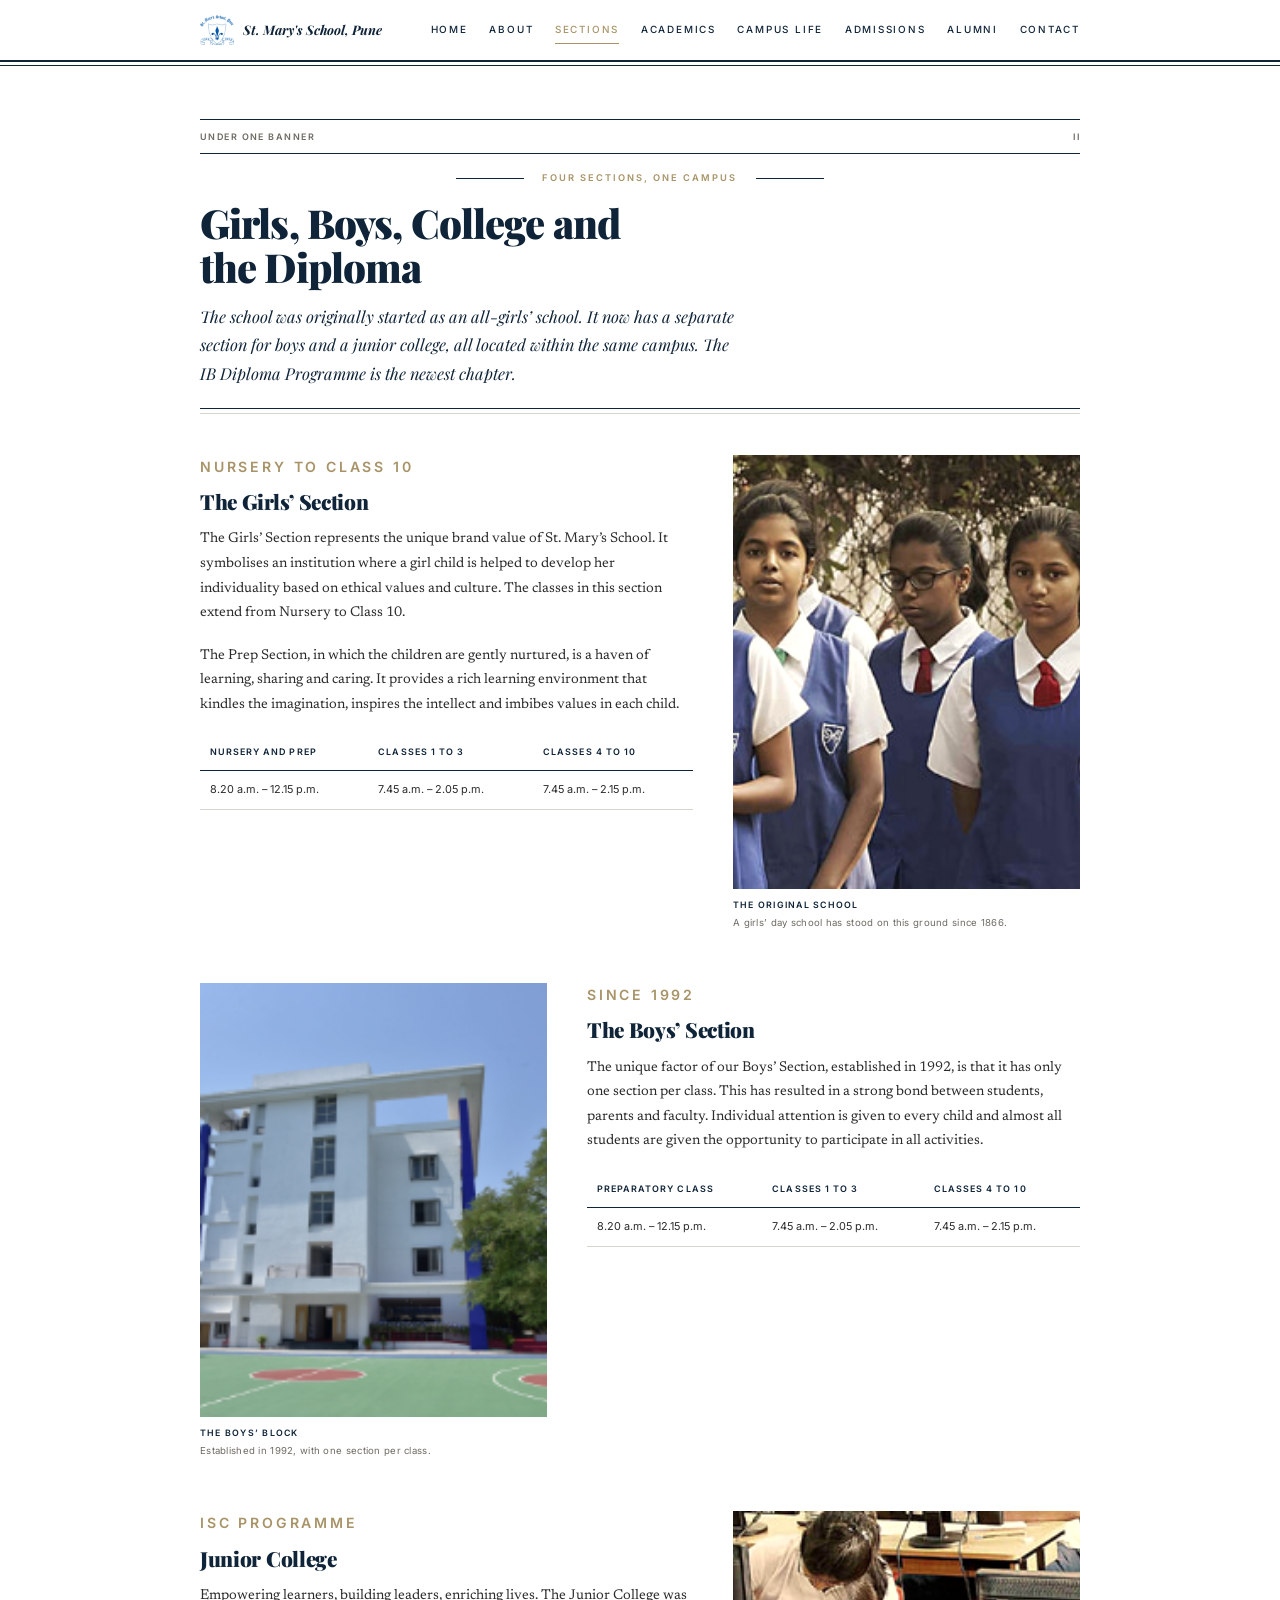
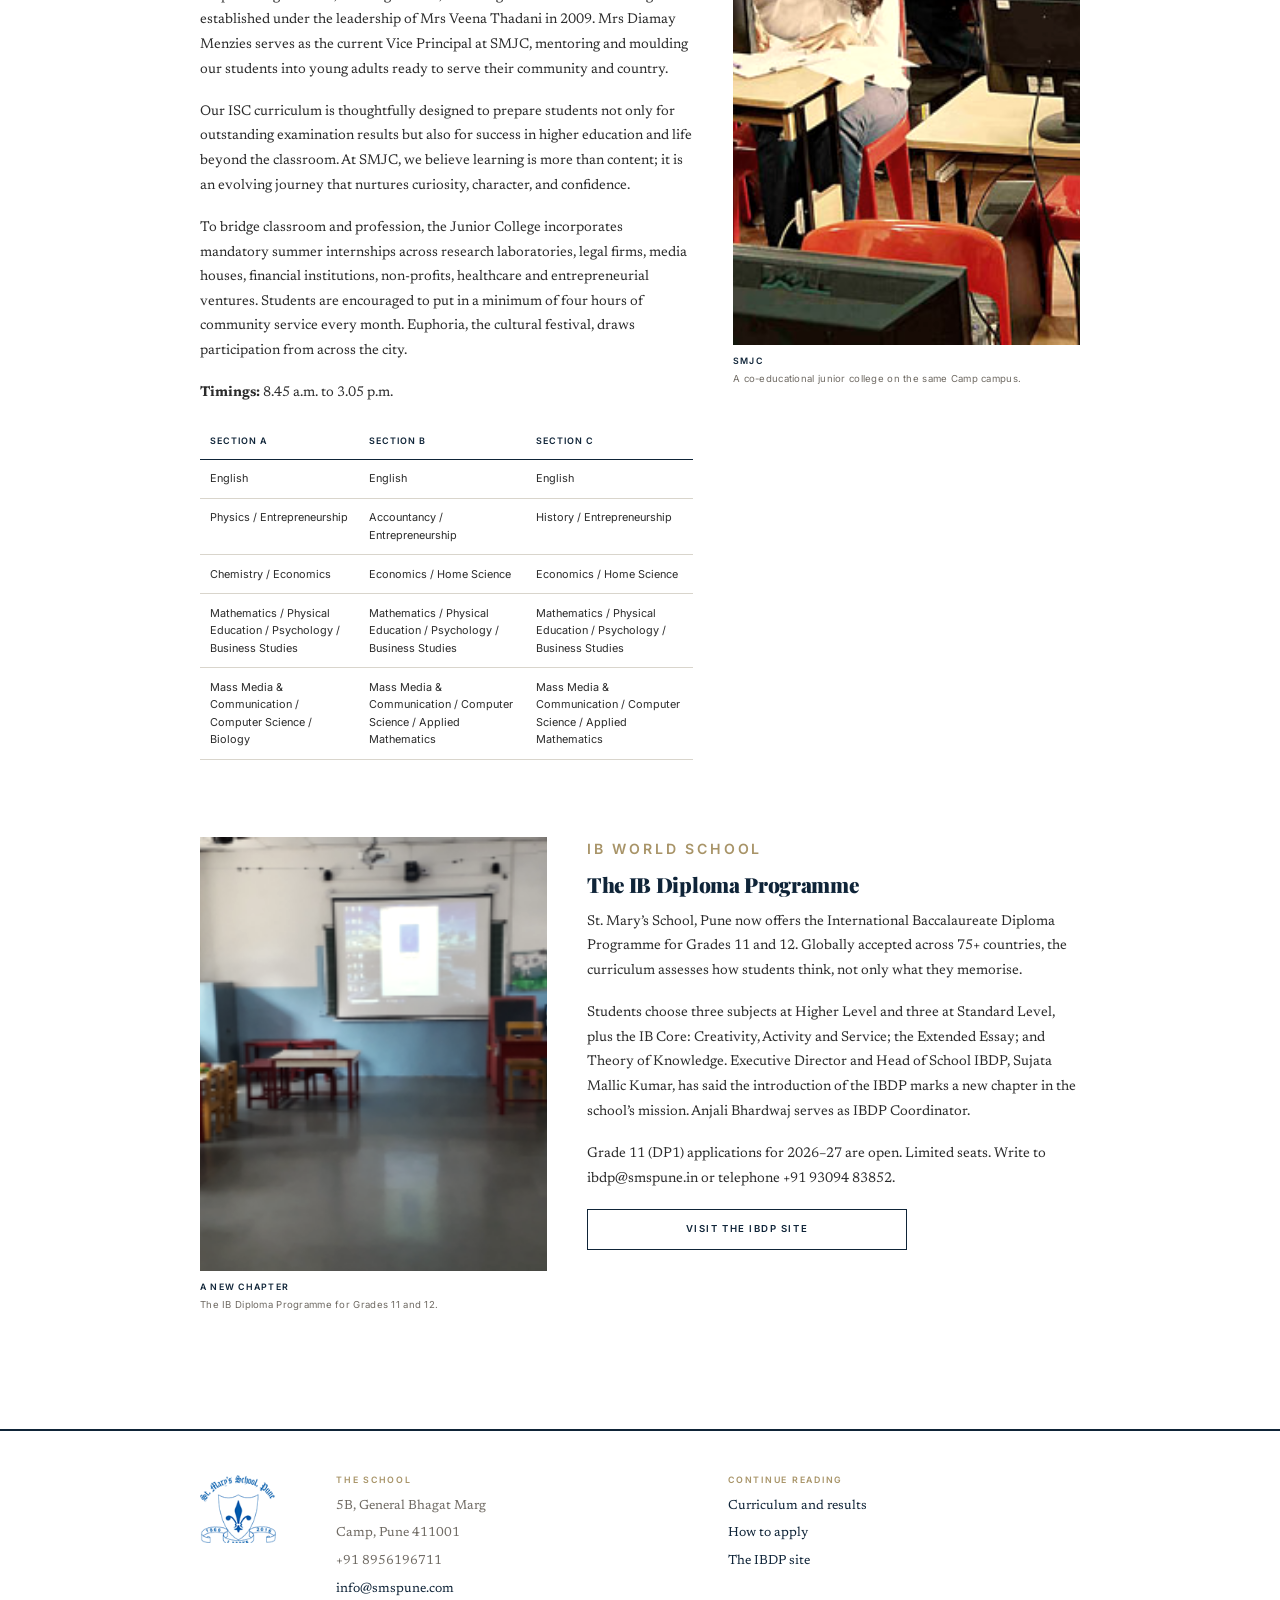
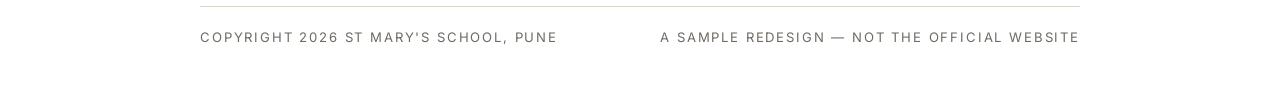
<file: sections.html>
<!DOCTYPE html>
<html lang="en">
<head>
<meta charset="utf-8">
<meta name="viewport" content="width=device-width, initial-scale=1, viewport-fit=cover">
<title>Sections — St. Mary's School, Pune</title>
<meta name="description" content="The Girls' Section, Boys' Section, Junior College and IB Diploma Programme at St. Mary's School, Pune.">
<link rel="icon" href="images/crest.png">
<link rel="preconnect" href="https://fonts.googleapis.com">
<link rel="preconnect" href="https://fonts.gstatic.com" crossorigin>
<link href="https://fonts.googleapis.com/css2?family=Inter:wght@400;500;600;700&family=Newsreader:ital,opsz,wght@0,6..72,400;0,6..72,500;0,6..72,600;0,6..72,700;1,6..72,400;1,6..72,600&family=Playfair+Display:ital,wght@0,500;0,700;0,900;1,400;1,500;1,700&display=swap" rel="stylesheet">
<link rel="stylesheet" href="css/gazette.css?v=4">
</head>
<body>
<a class="skip-link" href="#main">Skip to content</a>

<nav class="topbar" data-nav aria-label="Primary">
  <div class="topbar__inner">
    <a class="topbar__home" href="index.html">
      <img class="topbar__emblem" src="images/crest.png" alt="" width="102" height="90">
      <span class="topbar__mark">St. Mary's School, Pune</span>
    </a>
    <button class="nav-toggle" type="button" data-nav-toggle aria-expanded="false" aria-label="Open menu">
      <span></span><span></span><span></span>
    </button>
    <ul class="menu">
      <li><a href="index.html">Home</a></li>
      <li><a href="about.html">About</a></li>
      <li><a href="sections.html" aria-current="page">Sections</a></li>
      <li><a href="academics.html">Academics</a></li>
      <li><a href="life.html">Campus Life</a></li>
      <li><a href="admissions.html">Admissions</a></li>
      <li><a href="alumni.html">Alumni</a></li>
      <li><a href="contact.html">Contact</a></li>
    </ul>
  </div>
</nav>

<main id="main">
  <header class="page-head wrap wrap--wide">
    <p class="page-folio"><span>Under one banner</span><span>II</span></p>
    <p class="record">Four sections, one campus</p>
    <h1 class="page-title">Girls, Boys, College and the Diploma</h1>
    <p class="page-deck">The school was originally started as an all-girls&rsquo; school. It now has a separate section for boys and a junior college, all located within the same campus. The IB Diploma Programme is the newest chapter.</p>
    <span class="rules--light"></span>
  </header>

  <article class="article wrap wrap--wide">
    <section class="split" id="girls">
      <div class="prose">
        <p class="eyebrow">Nursery to Class 10</p>
        <h2>The Girls&rsquo; Section</h2>
        <p>The Girls&rsquo; Section represents the unique brand value of St.&nbsp;Mary&rsquo;s School. It symbolises an institution where a girl child is helped to develop her individuality based on ethical values and culture. The classes in this section extend from Nursery to Class&nbsp;10.</p>
        <p>The Prep Section, in which the children are gently nurtured, is a haven of learning, sharing and caring. It provides a rich learning environment that kindles the imagination, inspires the intellect and imbibes values in each child.</p>
        <div class="table-wrap">
          <table>
            <thead><tr><th>Nursery and Prep</th><th>Classes 1 to 3</th><th>Classes 4 to 10</th></tr></thead>
            <tbody><tr><td>8.20 a.m. &ndash; 12.15 p.m.</td><td>7.45 a.m. &ndash; 2.05 p.m.</td><td>7.45 a.m. &ndash; 2.15 p.m.</td></tr></tbody>
          </table>
        </div>
      </div>
      <figure class="plate plate--tall">
        <img src="images/about-banner-7.jpg" alt="Girls' Section at St. Mary's School">
        <figcaption><b>The original school</b>A girls&rsquo; day school has stood on this ground since 1866.</figcaption>
      </figure>
    </section>

    <section class="split split--flip" id="boys">
      <figure class="plate plate--tall">
        <img src="images/campus/boys-block.png" alt="Boys' Block">
        <figcaption><b>The Boys&rsquo; Block</b>Established in 1992, with one section per class.</figcaption>
      </figure>
      <div class="prose">
        <p class="eyebrow">Since 1992</p>
        <h2>The Boys&rsquo; Section</h2>
        <p>The unique factor of our Boys&rsquo; Section, established in 1992, is that it has only one section per class. This has resulted in a strong bond between students, parents and faculty. Individual attention is given to every child and almost all students are given the opportunity to participate in all activities.</p>
        <div class="table-wrap">
          <table>
            <thead><tr><th>Preparatory Class</th><th>Classes 1 to 3</th><th>Classes 4 to 10</th></tr></thead>
            <tbody><tr><td>8.20 a.m. &ndash; 12.15 p.m.</td><td>7.45 a.m. &ndash; 2.05 p.m.</td><td>7.45 a.m. &ndash; 2.15 p.m.</td></tr></tbody>
          </table>
        </div>
      </div>
    </section>

    <section class="split" id="junior-college">
      <div class="prose">
        <p class="eyebrow">ISC Programme</p>
        <h2>Junior College</h2>
        <p>Empowering learners, building leaders, enriching lives. The Junior College was established under the leadership of Mrs Veena Thadani in 2009. Mrs Diamay Menzies serves as the current Vice Principal at SMJC, mentoring and moulding our students into young adults ready to serve their community and country.</p>
        <p>Our ISC curriculum is thoughtfully designed to prepare students not only for outstanding examination results but also for success in higher education and life beyond the classroom. At SMJC, we believe learning is more than content; it is an evolving journey that nurtures curiosity, character, and confidence.</p>
        <p>To bridge classroom and profession, the Junior College incorporates mandatory summer internships across research laboratories, legal firms, media houses, financial institutions, non-profits, healthcare and entrepreneurial ventures. Students are encouraged to put in a minimum of four hours of community service every month. Euphoria, the cultural festival, draws participation from across the city.</p>
        <p><strong>Timings:</strong> 8.45 a.m. to 3.05 p.m.</p>
        <div class="table-wrap">
          <table>
            <thead><tr><th>Section A</th><th>Section B</th><th>Section C</th></tr></thead>
            <tbody>
              <tr><td>English</td><td>English</td><td>English</td></tr>
              <tr><td>Physics / Entrepreneurship</td><td>Accountancy / Entrepreneurship</td><td>History / Entrepreneurship</td></tr>
              <tr><td>Chemistry / Economics</td><td>Economics / Home Science</td><td>Economics / Home Science</td></tr>
              <tr><td>Mathematics / Physical Education / Psychology / Business Studies</td><td>Mathematics / Physical Education / Psychology / Business Studies</td><td>Mathematics / Physical Education / Psychology / Business Studies</td></tr>
              <tr><td>Mass Media &amp; Communication / Computer Science / Biology</td><td>Mass Media &amp; Communication / Computer Science / Applied Mathematics</td><td>Mass Media &amp; Communication / Computer Science / Applied Mathematics</td></tr>
            </tbody>
          </table>
        </div>
      </div>
      <figure class="plate plate--tall">
        <img src="images/about-banner-6.jpg" alt="Junior College at St. Mary's">
        <figcaption><b>SMJC</b>A co-educational junior college on the same Camp campus.</figcaption>
      </figure>
    </section>

    <section class="split split--flip" id="ibdp">
      <figure class="plate plate--tall">
        <img src="images/campus/classrooms.png" alt="Well-equipped classrooms">
        <figcaption><b>A new chapter</b>The IB Diploma Programme for Grades 11 and 12.</figcaption>
      </figure>
      <div class="prose">
        <p class="eyebrow">IB World School</p>
        <h2>The IB Diploma Programme</h2>
        <p>St.&nbsp;Mary&rsquo;s School, Pune now offers the International Baccalaureate Diploma Programme for Grades&nbsp;11 and&nbsp;12. Globally accepted across 75+ countries, the curriculum assesses how students think, not only what they memorise.</p>
        <p>Students choose three subjects at Higher Level and three at Standard Level, plus the IB Core: Creativity, Activity and Service; the Extended Essay; and Theory of Knowledge. Executive Director and Head of School IBDP, Sujata Mallic Kumar, has said the introduction of the IBDP marks a new chapter in the school&rsquo;s mission. Anjali Bhardwaj serves as IBDP Coordinator.</p>
        <p>Grade&nbsp;11 (DP1) applications for 2026&ndash;27 are open. Limited seats. Write to ibdp@smspune.in or telephone +91&nbsp;93094&nbsp;83852.</p>
        <div class="stack" style="margin-left:0">
          <a href="https://ib.smspune.com/" target="_blank" rel="noopener">Visit the IBDP site</a>
        </div>
      </div>
    </section>
  </article>
</main>

  <footer class="foot">
    <div class="wrap wrap--wide">
      <div class="foot__grid">
        <img class="foot__emblem" src="images/crest.png" alt="St. Mary's School, Pune" width="102" height="90">
        <div class="foot__block">
          <h4>The school</h4>
          <p>5B, General Bhagat Marg</p>
          <p>Camp, Pune 411001</p>
          <p>+91 8956196711</p>
          <p><a href="mailto:info@smspune.com">info@smspune.com</a></p>
        </div>
        <div class="foot__block">
          <h4>Continue reading</h4>
        <p><a href="academics.html">Curriculum and results</a></p>
        <p><a href="admissions.html">How to apply</a></p>
        <p><a href="https://ib.smspune.com/" target="_blank" rel="noopener">The IBDP site</a></p>
        </div>
      </div>
      <p class="colophon">
        <span>Copyright 2026 St Mary's School, Pune</span>
        <span>A sample redesign &mdash; not the official website</span>
      </p>
    </div>
  </footer>

<script src="js/gazette.js?v=4"></script>
</body>
</html>
</file>
<file: css/gazette.css>
/* ==========================================================================
   St. Mary's School, Pune — 160th year
   ========================================================================== */

:root {
  --paper: #ffffff;
  --ink: #0f2438;
  --body-ink: #2b2b2b;
  --quiet: #6f6a63;
  --accent: #a89468;
  --rule: #d9d5cc;
  --well: #f8f6f1;
  --ease: cubic-bezier(0.22, 1, 0.36, 1);

  --display: "Playfair Display", "Times New Roman", Times, serif;
  --body: "Newsreader", Georgia, "Times New Roman", serif;
  --utility: "Inter", -apple-system, BlinkMacSystemFont, "Segoe UI", sans-serif;

  --nav-height: 3.75rem;
  --gutter: 1.5rem;
}

*,
*::before,
*::after {
  box-sizing: border-box;
}

html {
  -webkit-text-size-adjust: 100%;
  scroll-behavior: smooth;
  overflow-x: hidden;
  background: var(--paper);
}

body {
  margin: 0;
  background: var(--paper);
  color: var(--body-ink);
  font-family: var(--body);
  font-size: 0.9rem;
  line-height: 1.75;
  font-optical-sizing: auto;
  font-feature-settings: "kern" 1, "liga" 1;
  -webkit-font-smoothing: antialiased;
  -moz-osx-font-smoothing: grayscale;
  text-rendering: optimizeLegibility;
  padding-top: calc(var(--nav-height) + 0.45rem);
  overflow-x: hidden;
  text-align: center;
}

::selection {
  background: var(--ink);
  color: var(--paper);
}

img {
  max-width: 100%;
  height: auto;
  display: block;
  margin: 0 auto;
  color: transparent;
}

h1,
h2,
h3,
h4 {
  font-family: var(--display);
  font-weight: 700;
  color: var(--ink);
  line-height: 1.18;
  margin: 0 auto;
  text-align: center;
}

p {
  margin: 0 0 1.25em;
}

a {
  color: var(--ink);
  text-decoration: none;
  border-bottom: 1px solid var(--rule);
  transition: color 0.35s var(--ease), border-color 0.35s var(--ease);
}

a:hover {
  color: var(--accent);
  border-bottom-color: var(--accent);
}

:focus-visible {
  outline: 2px solid var(--ink);
  outline-offset: 2px;
}

.skip-link {
  position: absolute;
  left: -9999px;
}

.skip-link:focus {
  left: 1rem;
  top: 1rem;
  z-index: 80;
  background: var(--paper);
  padding: 0.6rem 0.9rem;
  border: 1px solid var(--ink);
}

.wrap {
  width: 100%;
  max-width: 42rem;
  margin: 0 auto;
  padding-left: var(--gutter);
  padding-right: var(--gutter);
}

.wrap--wide {
  max-width: 58rem;
}

/* --------------------------------------------------------------------------
   Masthead navigation
   -------------------------------------------------------------------------- */

.topbar {
  position: fixed;
  top: 0;
  left: 0;
  right: 0;
  z-index: 50;
  background: var(--paper);
  border-bottom: 2px solid var(--ink);
  box-shadow: 0 3px 0 0 var(--paper), 0 4px 0 0 var(--ink);
  transition: box-shadow 0.35s var(--ease);
}

.topbar.is-scrolled {
  box-shadow: 0 3px 0 0 var(--paper), 0 4px 0 0 var(--ink),
    0 10px 22px rgba(15, 36, 56, 0.06);
}

.topbar__inner {
  display: flex;
  align-items: center;
  justify-content: space-between;
  min-height: var(--nav-height);
  max-width: 58rem;
  margin: 0 auto;
  padding: 0.35rem var(--gutter);
}

.topbar a {
  border-bottom: 0;
}

.topbar__home {
  display: flex;
  align-items: center;
  gap: 0.6rem;
  min-width: 0;
}

.topbar__emblem {
  width: 2.1rem;
  height: 2.1rem;
  flex-shrink: 0;
  object-fit: contain;
}

.topbar__mark {
  font-family: var(--display);
  font-weight: 700;
  font-style: italic;
  font-size: 0.82rem;
  color: var(--ink);
  white-space: nowrap;
  overflow: hidden;
  text-overflow: ellipsis;
}

.nav-toggle {
  width: 2.5rem;
  height: 2.5rem;
  border: 0;
  background: transparent;
  padding: 0;
  display: flex;
  flex-direction: column;
  align-items: center;
  justify-content: center;
  gap: 5px;
  cursor: pointer;
}

.nav-toggle span {
  display: block;
  width: 1.15rem;
  height: 1.5px;
  background: var(--ink);
}

.menu {
  display: none;
  position: absolute;
  top: 100%;
  left: 0;
  right: 0;
  list-style: none;
  margin: 0;
  padding: 0.5rem var(--gutter) 1rem;
  background: var(--paper);
  border-top: 1px solid var(--rule);
  border-bottom: 2px solid var(--ink);
  text-align: center;
}

.topbar.is-open .menu {
  display: block;
}

.menu a {
  display: block;
  padding: 0.75rem 0;
  font-family: var(--utility);
  font-size: 0.68rem;
  font-weight: 500;
  letter-spacing: 0.16em;
  text-transform: uppercase;
  color: var(--ink);
}

.menu a[aria-current="page"] {
  color: var(--accent);
}

/* --------------------------------------------------------------------------
   Masthead
   -------------------------------------------------------------------------- */

.masthead {
  text-align: center;
  padding-top: 2.6rem;
  padding-bottom: 2rem;
}

.folio {
  font-family: var(--utility);
  font-size: 0.58rem;
  font-weight: 600;
  letter-spacing: 0.2em;
  text-transform: uppercase;
  color: var(--quiet);
  margin: 0 0 1rem;
  padding: 0.45rem 0;
  border-top: 1px solid var(--ink);
  border-bottom: 1px solid var(--ink);
}

.record {
  font-family: var(--utility);
  font-size: 0.58rem;
  font-weight: 600;
  letter-spacing: 0.22em;
  text-transform: uppercase;
  color: var(--accent);
  margin: 0 0 0.9rem;
}

.masthead__brand {
  display: flex;
  flex-direction: column;
  align-items: center;
  justify-content: center;
  gap: 0.7rem;
  margin: 0 auto 0.15rem;
}

.masthead__emblem {
  width: 3.1rem;
  height: auto;
  margin: 0;
}

.masthead__name {
  font-weight: 900;
  font-size: clamp(1.5rem, 6.4vw, 2.6rem);
  letter-spacing: -0.02em;
  line-height: 1.06;
  margin: 0;
  text-align: center;
}

.masthead__est {
  display: block;
  font-family: var(--utility);
  font-size: 0.58rem;
  font-weight: 600;
  letter-spacing: 0.34em;
  text-transform: uppercase;
  color: var(--accent);
  margin-bottom: 0.4rem;
}

.rules {
  display: block;
  width: 100%;
  height: 9px;
  margin: 1rem 0 1.15rem;
  border-top: 3px solid var(--ink);
  border-bottom: 1px solid var(--ink);
}

.rules--light {
  display: block;
  width: 100%;
  height: 6px;
  margin: 1.25rem 0 1.35rem;
  border-top: 1px solid var(--ink);
  border-bottom: 1px solid var(--rule);
}

.masthead__deck {
  font-family: var(--display);
  font-style: italic;
  font-weight: 400;
  font-size: clamp(0.9rem, 3.2vw, 1.05rem);
  line-height: 1.75;
  color: var(--ink);
  max-width: 24rem;
  margin: 0 auto 1.5rem;
}

/* --------------------------------------------------------------------------
   Front
   -------------------------------------------------------------------------- */

.front {
  padding-top: 0.15rem;
  padding-bottom: 1.5rem;
}

.kicker {
  font-family: var(--display);
  font-style: italic;
  font-weight: 500;
  font-size: 0.92rem;
  color: var(--accent);
  margin: 0 0 0.75rem;
  text-align: center;
}

.lead {
  padding-bottom: 2.35rem;
  text-align: center;
}

.lead__headline {
  font-family: var(--display);
  font-weight: 900;
  font-size: clamp(1.6rem, 7vw, 2.15rem);
  line-height: 1.14;
  letter-spacing: -0.02em;
  color: var(--ink);
  max-width: 22rem;
  margin: 0 auto 0.9rem;
  text-wrap: balance;
}

.byline {
  font-family: var(--utility);
  font-size: 0.55rem;
  font-weight: 600;
  letter-spacing: 0.14em;
  text-transform: uppercase;
  color: var(--quiet);
  margin: 0 0 1.05rem;
}

.dek {
  max-width: 24rem;
  margin: 0 auto 1.4rem;
  line-height: 1.8;
}

.more {
  display: inline-block;
  font-family: var(--utility);
  font-size: 0.62rem;
  font-weight: 600;
  letter-spacing: 0.16em;
  text-transform: uppercase;
  border-bottom: 1px solid var(--ink);
  padding-bottom: 2px;
}

/* Index / contents */

.index {
  border-top: 1px solid var(--ink);
  padding-top: 1.1rem;
}

.index__label {
  font-family: var(--display);
  font-style: italic;
  font-size: 0.9rem;
  color: var(--accent);
  margin: 0 0 0.6rem;
}

.index__list {
  list-style: none;
  margin: 0;
  padding: 0;
}

.index__list li {
  display: flex;
  align-items: baseline;
  gap: 0.5rem;
  padding: 0.5rem 0;
  border-bottom: 1px solid var(--rule);
  font-family: var(--utility);
  font-size: 0.7rem;
  letter-spacing: 0.04em;
  text-align: left;
}

.index__list a {
  border-bottom: 0;
}

.index__dots {
  flex: 1;
  border-bottom: 1px dotted var(--rule);
  transform: translateY(-3px);
}

.index__folio {
  color: var(--accent);
  font-size: 0.62rem;
  letter-spacing: 0.12em;
  text-transform: uppercase;
}

/* --------------------------------------------------------------------------
   Plates (photographs)
   -------------------------------------------------------------------------- */

.plate {
  margin: 0 0 1.6rem;
}

.plate img {
  width: 100%;
  object-fit: cover;
  filter: sepia(0.14) saturate(0.86) contrast(1.02);
}

.plate--tall img {
  aspect-ratio: 4 / 5;
}

.plate--wide img {
  aspect-ratio: 16 / 10;
}

.plate figcaption {
  font-family: var(--utility);
  font-size: 0.6rem;
  line-height: 1.7;
  letter-spacing: 0.03em;
  color: var(--quiet);
  padding-top: 0.55rem;
}

.plate figcaption b {
  display: block;
  color: var(--ink);
  font-weight: 600;
  letter-spacing: 0.14em;
  text-transform: uppercase;
  font-size: 0.55rem;
  margin-bottom: 0.15rem;
}

/* --------------------------------------------------------------------------
   Numbers
   -------------------------------------------------------------------------- */

.ledger {
  border-top: 1px solid var(--ink);
  border-bottom: 1px solid var(--ink);
  padding: 1.5rem 0 1.15rem;
  margin: 0 0 3rem;
}

.ledger__label {
  font-family: var(--utility);
  font-size: 0.56rem;
  font-weight: 600;
  letter-spacing: 0.22em;
  text-transform: uppercase;
  color: var(--accent);
  margin: 0 0 1.1rem;
}

.ledger__grid {
  display: grid;
  grid-template-columns: 1fr 1fr;
  gap: 1.35rem 1rem;
}

.stat b {
  display: block;
  font-family: var(--display);
  font-weight: 900;
  font-size: 1.85rem;
  line-height: 1;
  color: var(--ink);
  letter-spacing: -0.02em;
}

.stat span {
  display: block;
  margin-top: 0.4rem;
  font-family: var(--utility);
  font-size: 0.55rem;
  font-weight: 500;
  letter-spacing: 0.13em;
  text-transform: uppercase;
  color: var(--quiet);
  line-height: 1.6;
}

/* --------------------------------------------------------------------------
   Columns of stories
   -------------------------------------------------------------------------- */

.columns {
  display: grid;
  gap: 0;
  padding-bottom: 3rem;
}

.column {
  padding: 1.9rem 0;
  border-top: 1px solid var(--rule);
  text-align: center;
}

.column:first-child {
  border-top: 0;
  padding-top: 0.25rem;
}

.column__eyebrow {
  font-family: var(--utility);
  font-size: 0.55rem;
  font-weight: 600;
  letter-spacing: 0.2em;
  text-transform: uppercase;
  color: var(--accent);
  margin: 0 0 0.55rem;
}

.column h2 {
  font-size: 1.22rem;
  font-weight: 700;
  margin: 0 0 0.7rem;
  max-width: 20rem;
}

.column p {
  margin: 0 0 0.9rem;
}

.column .plate {
  margin-bottom: 1rem;
}

.column .plate img {
  aspect-ratio: 4 / 3;
}

/* --------------------------------------------------------------------------
   Section headings
   -------------------------------------------------------------------------- */

.section {
  padding-bottom: 3rem;
}

.section__head {
  margin: 0 0 1.6rem;
}

.section__head h2 {
  font-size: clamp(1.3rem, 5vw, 1.7rem);
  font-weight: 900;
  letter-spacing: -0.015em;
  max-width: 24rem;
}

/* Awards / numbered record */

.record-list {
  list-style: none;
  margin: 0;
  padding: 0;
  counter-reset: rec;
}

.record-list li {
  counter-increment: rec;
  padding: 1.35rem 0;
  border-top: 1px solid var(--rule);
  text-align: center;
}

.record-list li::before {
  content: counter(rec, decimal-leading-zero);
  display: block;
  font-family: var(--utility);
  font-size: 0.58rem;
  font-weight: 600;
  letter-spacing: 0.18em;
  color: var(--accent);
  margin-bottom: 0.5rem;
}

.record-list h3 {
  font-size: 1.1rem;
  margin: 0 0 0.45rem;
  max-width: 22rem;
}

.record-list p {
  margin: 0;
  font-size: 0.85rem;
}

/* Gallery */

.gallery {
  display: grid;
  grid-template-columns: 1fr 1fr;
  gap: 0.65rem;
}

.gallery figure {
  margin: 0;
}

.gallery img {
  width: 100%;
  aspect-ratio: 1 / 1;
  object-fit: cover;
  filter: sepia(0.14) saturate(0.86) contrast(1.02);
}

.gallery figcaption {
  font-family: var(--utility);
  font-size: 0.55rem;
  letter-spacing: 0.12em;
  text-transform: uppercase;
  color: var(--quiet);
  padding-top: 0.4rem;
}

/* Notice / call-out box */

.notice {
  background: var(--well);
  border-top: 3px solid var(--ink);
  border-bottom: 1px solid var(--ink);
  padding: 1.75rem var(--gutter);
  margin: 0 0 3rem;
}

.notice h2 {
  font-size: 1.3rem;
  margin: 0 auto 0.6rem;
  max-width: 20rem;
}

.notice p {
  margin: 0 auto 1.2rem;
  max-width: 24rem;
  font-size: 0.85rem;
}

.stack {
  display: grid;
  gap: 0.5rem;
  max-width: 20rem;
  margin: 0 auto;
}

.stack a,
.btn {
  display: block;
  border: 1px solid var(--ink);
  border-bottom: 1px solid var(--ink);
  padding: 0.7rem 0.9rem;
  font-family: var(--utility);
  font-size: 0.6rem;
  font-weight: 600;
  letter-spacing: 0.16em;
  text-transform: uppercase;
  text-align: center;
  background: var(--paper);
  color: var(--ink);
  cursor: pointer;
}

.stack a:hover,
.btn:hover {
  background: var(--ink);
  color: var(--paper);
  border-color: var(--ink);
}

/* Values list */

.plain-list {
  list-style: none;
  margin: 0;
  padding: 0;
  text-align: center;
}

.plain-list li {
  padding: 0.9rem 0;
  border-top: 1px solid var(--rule);
  font-size: 0.85rem;
  line-height: 1.75;
}

.plain-list li:first-child {
  border-top: 0;
}

/* --------------------------------------------------------------------------
   Inner pages
   -------------------------------------------------------------------------- */

.page-head {
  text-align: center;
  padding-top: 2.4rem;
  padding-bottom: 0.5rem;
}

.page-folio {
  font-family: var(--utility);
  font-size: 0.56rem;
  font-weight: 600;
  letter-spacing: 0.22em;
  text-transform: uppercase;
  color: var(--quiet);
  margin: 0 0 1rem;
  padding: 0.45rem 0;
  border-top: 1px solid var(--ink);
  border-bottom: 1px solid var(--ink);
  display: flex;
  justify-content: space-between;
}

.page-title {
  font-size: clamp(1.7rem, 7vw, 2.5rem);
  font-weight: 900;
  letter-spacing: -0.022em;
  line-height: 1.1;
  margin: 0 auto 0.8rem;
  max-width: 24rem;
}

.page-deck {
  font-family: var(--display);
  font-style: italic;
  font-size: clamp(0.9rem, 3.2vw, 1.02rem);
  line-height: 1.75;
  color: var(--ink);
  max-width: 24rem;
  margin: 0 auto;
}

.article {
  padding-top: 0.5rem;
  padding-bottom: 4rem;
  text-align: center;
}

.article > section {
  margin: 0 0 2.75rem;
}

.article h2 {
  font-size: 1.3rem;
  font-weight: 900;
  letter-spacing: -0.015em;
  margin: 0 0 0.85rem;
  max-width: 24rem;
}

.article h3 {
  font-size: 1.05rem;
  margin: 1.9rem auto 0.6rem;
  max-width: 24rem;
}

.article p,
.article li {
  font-size: 0.88rem;
}

.eyebrow {
  font-family: var(--utility);
  font-size: 0.55rem;
  font-weight: 600;
  letter-spacing: 0.2em;
  text-transform: uppercase;
  color: var(--accent);
  margin: 0 0 0.6rem;
}

.pull {
  border-top: 1px solid var(--rule);
  border-bottom: 1px solid var(--rule);
  padding: 1.3rem 0.25rem;
  margin: 1.6rem 0;
}

.pull p {
  font-family: var(--display);
  font-style: italic;
  font-size: 1.05rem;
  line-height: 1.7;
  color: var(--ink);
  margin: 0;
}

.sign {
  font-family: var(--utility);
  font-size: 0.58rem;
  font-weight: 600;
  letter-spacing: 0.16em;
  text-transform: uppercase;
  color: var(--quiet);
  margin: 0;
}

.bullets {
  list-style: none;
  margin: 0.6rem auto 1.25rem;
  padding: 0;
  max-width: 26rem;
}

.bullets li {
  padding: 0.6rem 0;
  border-top: 1px solid var(--rule);
  line-height: 1.7;
}

.bullets li:first-child {
  border-top: 0;
}

/* Timeline */

.timeline {
  list-style: none;
  margin: 0.5rem 0 0;
  padding: 0;
}

.timeline li {
  padding: 1.15rem 0;
  border-top: 1px solid var(--rule);
}

.timeline b {
  display: block;
  font-family: var(--utility);
  font-size: 0.62rem;
  font-weight: 600;
  letter-spacing: 0.2em;
  color: var(--accent);
  margin-bottom: 0.4rem;
}

.timeline p {
  margin: 0;
  font-size: 0.85rem;
}

/* Table */

.table-wrap {
  overflow-x: auto;
  margin: 1.1rem 0 1.6rem;
}

table {
  width: 100%;
  border-collapse: collapse;
  font-family: var(--utility);
  font-size: 0.68rem;
  text-align: left;
}

th,
td {
  border-bottom: 1px solid var(--rule);
  padding: 0.65rem 0.6rem;
  vertical-align: top;
  line-height: 1.6;
}

th {
  font-weight: 600;
  letter-spacing: 0.12em;
  text-transform: uppercase;
  font-size: 0.56rem;
  color: var(--ink);
  border-bottom: 1px solid var(--ink);
  white-space: nowrap;
}

/* Cards */

.cards {
  display: grid;
  gap: 0;
}

.card {
  padding: 1.6rem 0;
  border-top: 1px solid var(--rule);
}

.card:first-child {
  border-top: 0;
}

.card h3 {
  margin: 0 0 0.5rem;
  font-size: 1.05rem;
}

.card p {
  margin: 0;
  font-size: 0.85rem;
}

/* Form */

.form {
  display: grid;
  gap: 0.75rem;
  max-width: 24rem;
  margin: 1.25rem auto 0;
  text-align: left;
}

.form > div {
  display: grid;
  gap: 0.25rem;
}

.form label {
  font-family: var(--utility);
  font-size: 0.56rem;
  font-weight: 600;
  letter-spacing: 0.14em;
  text-transform: uppercase;
  color: var(--quiet);
}

.form input,
.form textarea {
  width: 100%;
  border: 0;
  border-bottom: 1px solid var(--ink);
  background: transparent;
  color: var(--ink);
  font-family: var(--body);
  font-size: 0.88rem;
  padding: 0.5rem 0.1rem;
}

.form input:focus,
.form textarea:focus {
  outline: none;
  border-bottom-color: var(--accent);
}

.form .btn {
  margin-top: 0.5rem;
}

.form-note {
  font-family: var(--utility);
  font-size: 0.58rem;
  letter-spacing: 0.04em;
  color: var(--quiet);
  line-height: 1.7;
}

.contact-lines p {
  margin: 0 0 0.5rem;
  font-size: 0.88rem;
}

/* --------------------------------------------------------------------------
   Footer
   -------------------------------------------------------------------------- */

.foot {
  border-top: 2px solid var(--ink);
  padding: 2.25rem 0 3rem;
  text-align: center;
}

.foot__emblem {
  width: 4.25rem;
  height: auto;
  margin: 0 auto 1.25rem;
}

.foot__block {
  margin: 0 0 1.5rem;
}

.foot h4 {
  font-family: var(--utility);
  font-size: 0.55rem;
  font-weight: 600;
  letter-spacing: 0.2em;
  text-transform: uppercase;
  color: var(--accent);
  margin: 0 0 0.55rem;
  text-align: inherit;
}

.foot p {
  margin: 0 0 0.3rem;
  font-size: 0.82rem;
  color: var(--quiet);
}

.foot a {
  color: var(--ink);
  border-bottom: 0;
}

.foot a:hover {
  color: var(--accent);
}

.colophon {
  border-top: 1px solid var(--rule);
  margin-top: 1.25rem;
  padding-top: 1.1rem;
  font-family: var(--utility);
  font-size: 0.55rem;
  letter-spacing: 0.14em;
  text-transform: uppercase;
  color: var(--quiet);
  line-height: 2;
}

/* --------------------------------------------------------------------------
   Desktop
   -------------------------------------------------------------------------- */

@media (min-width: 800px) {
  body {
    font-size: 0.94rem;
    text-align: left;
  }

  .nav-toggle {
    display: none;
  }

  .menu {
    display: flex;
    position: static;
    gap: 1.35rem;
    border-top: 0;
    border-bottom: 0;
    padding: 0;
    background: transparent;
  }

  .menu a {
    padding: 0;
    font-size: 0.62rem;
    letter-spacing: 0.18em;
    position: relative;
  }

  .menu a::after {
    content: "";
    position: absolute;
    left: 0;
    bottom: -5px;
    width: 0;
    height: 1px;
    background: var(--accent);
    transition: width 0.35s var(--ease);
  }

  .menu a:hover::after,
  .menu a[aria-current="page"]::after {
    width: 100%;
  }

  .masthead {
    padding-top: 3.5rem;
    padding-bottom: 2.35rem;
  }

  .folio,
  .page-folio {
    display: flex;
    justify-content: space-between;
    letter-spacing: 0.16em;
    padding: 0.55rem 0;
  }

  .folio__dot {
    display: none;
  }

  .masthead__brand {
    flex-direction: row;
    gap: 1rem;
    align-items: center;
  }

  .masthead__emblem {
    width: 4.1rem;
  }

  .masthead__name {
    display: flex;
    flex-direction: column;
    align-items: flex-start;
    font-size: 3.5rem;
    line-height: 0.94;
    letter-spacing: 0.012em;
    text-align: left;
    text-transform: uppercase;
  }

  .record {
    display: flex;
    align-items: center;
    justify-content: center;
    gap: 1.15rem;
  }

  .record::before,
  .record::after {
    content: "";
    width: 4.25rem;
    height: 1px;
    background: var(--ink);
  }

  .front {
    display: grid;
    grid-template-columns: minmax(0, 1.55fr) minmax(0, 0.95fr);
    align-items: start;
    padding-top: 2rem;
    padding-bottom: 2.85rem;
  }

  .lead {
    padding: 0 2.25rem 0 0;
    border-right: 1px solid var(--ink);
    text-align: left;
  }

  .lead .kicker,
  .lead__headline,
  .byline,
  .dek {
    text-align: left;
  }

  .lead__headline {
    font-size: 2.9rem;
    line-height: 1.08;
    max-width: none;
    margin: 0 0 1rem;
    letter-spacing: -0.028em;
  }

  .dek {
    max-width: none;
    margin: 0 0 1.5rem;
    font-size: 1rem;
  }

  .index {
    border-top: 0;
    padding: 0 0 0 2.25rem;
  }

  .index__label {
    text-align: left;
  }

  .ledger__grid {
    grid-template-columns: repeat(4, 1fr);
    gap: 1rem;
  }

  .stat {
    text-align: center;
  }

  .stat b {
    font-size: 2.35rem;
  }

  .columns {
    grid-template-columns: repeat(3, minmax(0, 1fr));
    border-top: 1px solid var(--ink);
    padding-top: 1.9rem;
  }

  .column {
    border-top: 0;
    border-left: 1px solid var(--rule);
    padding: 0 1.6rem;
    text-align: left;
  }

  .column:first-child {
    border-left: 0;
    padding-top: 0;
    padding-left: 0;
  }

  .column:last-child {
    padding-right: 0;
  }

  .column h2,
  .column__eyebrow,
  .column p {
    text-align: left;
    max-width: none;
  }

  .section__head h2,
  .kicker,
  .ledger__label {
    text-align: center;
  }

  .record-list li {
    display: grid;
    grid-template-columns: 4rem 1fr;
    gap: 0.4rem 1.5rem;
    text-align: left;
    align-items: start;
    padding: 1.6rem 0;
  }

  .record-list li::before {
    margin: 0;
    padding-top: 0.35rem;
  }

  .record-list h3,
  .record-list p {
    grid-column: 2;
    text-align: left;
    max-width: none;
  }

  .gallery {
    grid-template-columns: repeat(3, 1fr);
    gap: 0.85rem;
  }

  .gallery figcaption {
    text-align: left;
  }

  .notice {
    padding: 2.25rem 2.5rem;
    text-align: center;
  }

  .plain-list li {
    text-align: left;
  }

  .split {
    display: grid;
    grid-template-columns: minmax(0, 1.35fr) minmax(0, 0.95fr);
    gap: 2.5rem;
    align-items: start;
    text-align: left;
  }

  .split--flip {
    grid-template-columns: minmax(0, 0.95fr) minmax(0, 1.35fr);
  }

  .split .prose,
  .split .prose h2,
  .split .prose h3,
  .split .prose p,
  .split .eyebrow {
    text-align: left;
    max-width: none;
    margin-left: 0;
    margin-right: 0;
  }

  .split .plate {
    margin: 0;
  }

  .article {
    text-align: left;
  }

  .article > section {
    margin-bottom: 3.25rem;
  }

  .article h2,
  .article h3,
  .article p,
  .bullets,
  .page-title,
  .page-deck {
    text-align: left;
    max-width: none;
    margin-left: 0;
    margin-right: 0;
  }

  .page-head {
    padding-top: 3.25rem;
    padding-bottom: 0.75rem;
  }

  .page-title {
    max-width: 30rem;
  }

  .page-deck {
    max-width: 34rem;
  }

  .timeline li {
    display: grid;
    grid-template-columns: 5.5rem 1fr;
    gap: 1.75rem;
    align-items: baseline;
  }

  .timeline b {
    margin: 0;
    font-size: 0.68rem;
  }

  .cards {
    grid-template-columns: 1fr 1fr;
    gap: 0 2.5rem;
  }

  .card {
    border-top: 1px solid var(--rule);
  }

  .card:nth-child(2) {
    border-top: 1px solid var(--rule);
  }

  .card:first-child,
  .card:nth-child(2) {
    border-top: 1px solid var(--ink);
  }

  .form {
    margin-left: 0;
    max-width: 26rem;
  }

  .pull {
    padding: 1.6rem 0;
  }

  .pull p {
    font-size: 1.2rem;
  }

  .foot {
    padding-top: 2.75rem;
  }

  .foot__grid {
    display: grid;
    grid-template-columns: 6rem 1fr 1fr;
    gap: 2.5rem;
    align-items: start;
    text-align: left;
  }

  .foot__emblem {
    margin: 0;
    width: 4.75rem;
  }

  .foot__block {
    margin: 0;
  }

  .colophon {
    display: flex;
    justify-content: space-between;
    gap: 1.5rem;
  }
}
</file>
